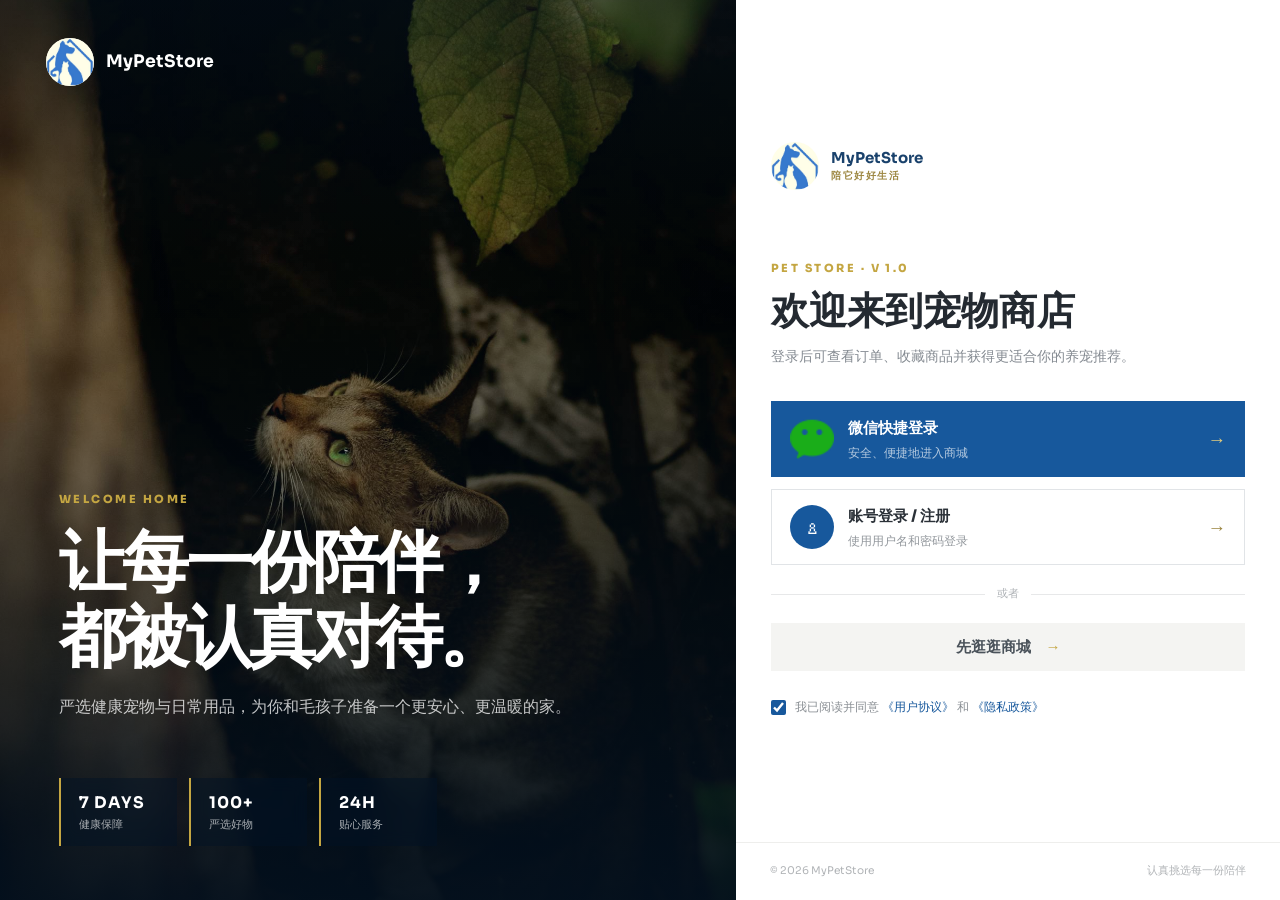
<file: src/main/resources/MyPetstore用户端参考UI/HTML/index.html>
<!DOCTYPE html>
<html lang="zh-CN">
<head>
  <meta charset="UTF-8" />
  <meta name="viewport" content="width=device-width, initial-scale=1.0" />
  <title>MyPetStore | 欢迎</title>
  <link rel="stylesheet" href="css/jpetstore.css" />
</head>
<body class="welcome-page">
  <main class="welcome-shell">
    <section class="welcome-visual" aria-label="MyPetStore 品牌介绍">
      <img src="images/products/FL-DLH-02/2.jpg" alt="温暖居家环境中的猫咪" />
      <div class="welcome-visual__shade"></div>

      <a class="welcome-brand welcome-brand--light" href="Main.html">
        <span><img src="images/logo.png" alt="" /></span>
        <b>MyPetStore</b>
      </a>

      <div class="welcome-visual__copy">
        <span class="welcome-eyebrow">WELCOME HOME</span>
        <h1>让每一份陪伴，<br />都被认真对待。</h1>
        <p>严选健康宠物与日常用品，为你和毛孩子准备一个更安心、更温暖的家。</p>
      </div>

      <div class="welcome-points">
        <span><b>7 DAYS</b><small>健康保障</small></span>
        <span><b>100+</b><small>严选好物</small></span>
        <span><b>24H</b><small>贴心服务</small></span>
      </div>
    </section>

    <section class="welcome-panel">
      <div class="welcome-panel__inner">
        <a class="welcome-brand welcome-brand--dark" href="Main.html">
          <span><img src="images/logo.png" alt="" /></span>
          <div><b>MyPetStore</b><small>陪它好好生活</small></div>
        </a>

        <div class="welcome-intro">
          <span class="welcome-eyebrow">PET STORE · V 1.0</span>
          <h2>欢迎来到宠物商店</h2>
          <p>登录后可查看订单、收藏商品并获得更适合你的养宠推荐。</p>
        </div>

        <div class="welcome-actions">
          <a class="welcome-action welcome-action--wechat" href="SignonForm.html">
            <img src="images/logo-wechat.png" alt="" />
            <span><b>微信快捷登录</b><small>安全、便捷地进入商城</small></span>
            <i>→</i>
          </a>

          <a class="welcome-action welcome-action--account" href="SignonForm.html">
            <span class="welcome-action__icon" aria-hidden="true">♙</span>
            <span><b>账号登录 / 注册</b><small>使用用户名和密码登录</small></span>
            <i>→</i>
          </a>

          <div class="welcome-divider"><span>或者</span></div>

          <a class="welcome-guest" href="Main.html">先逛逛商城 <span>→</span></a>
        </div>

        <label class="welcome-agreement">
          <input type="checkbox" checked />
          <span>我已阅读并同意 <a href="#">《用户协议》</a> 和 <a href="#">《隐私政策》</a></span>
        </label>
      </div>

      <footer class="welcome-footer">
        <span>© 2026 MyPetStore</span>
        <span>认真挑选每一份陪伴</span>
      </footer>
    </section>
  </main>
</body>
</html>
</file>
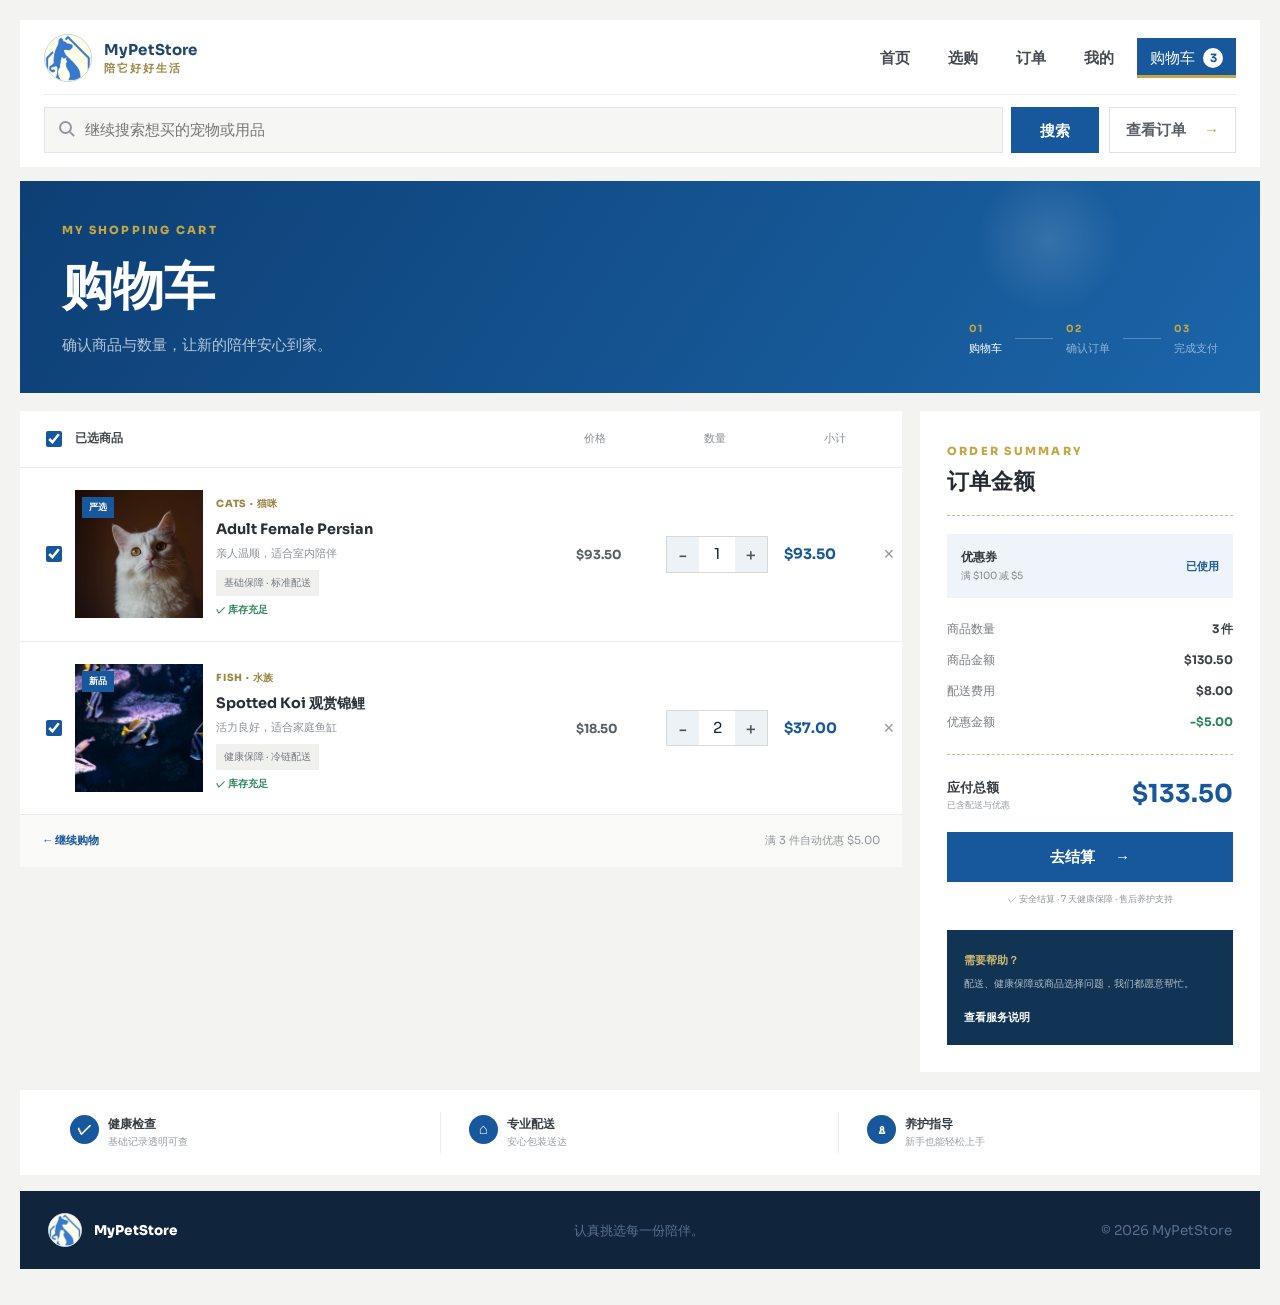
<file: src/main/resources/MyPetstore用户端参考UI/HTML/Cart.html>
<!DOCTYPE html>
<html lang="zh-CN">
<head>
  <meta charset="UTF-8" />
  <meta name="viewport" content="width=device-width, initial-scale=1.0" />
  <title>MyPetStore | 购物车</title>
  <link rel="stylesheet" href="css/jpetstore.css" />
</head>
<body class="cart-page">
  <div class="mpa-shell cart-shell">
    <header class="site-header home-header cart-header">
      <div class="site-header__top">
        <a class="brand" href="Main.html">
          <span class="brand__badge"><img src="images/logo.png" alt="MyPetStore Logo" /></span>
          <span><b>MyPetStore</b><small>陪它好好生活</small></span>
        </a>
        <nav class="top-actions" aria-label="主导航">
          <a class="nav-link" href="Main.html">首页</a>
          <a class="nav-link" href="Category.html">选购</a>
          <a class="nav-link" href="ListOrders.html">订单</a>
          <a class="nav-link" href="EditProfile.html">我的</a>
          <a class="cart-link is-current" href="Cart.html"><span>购物车</span><b id="headerCartCount">3</b></a>
        </nav>
      </div>
      <div class="search-row home-search cart-search">
        <form action="Category.html" method="get">
          <span class="search-icon" aria-hidden="true"></span>
          <input type="text" name="keyword" placeholder="继续搜索想买的宠物或用品" />
          <input type="submit" value="搜索" />
        </form>
        <a class="member-link" href="ListOrders.html">查看订单 <span>→</span></a>
      </div>
    </header>

    <main class="cart-main">
      <section class="cart-intro">
        <div>
          <span>MY SHOPPING CART</span>
          <h1>购物车</h1>
          <p>确认商品与数量，让新的陪伴安心到家。</p>
        </div>
        <div class="cart-steps" aria-label="结算步骤">
          <span class="is-active"><b>01</b>购物车</span>
          <i></i>
          <span><b>02</b>确认订单</span>
          <i></i>
          <span><b>03</b>完成支付</span>
        </div>
      </section>

      <section class="cart-layout">
        <article class="cart-items-panel">
          <div class="cart-panel-heading">
            <label class="cart-select-all">
              <input id="selectAll" type="checkbox" checked />
              <span>已选商品</span>
            </label>
            <span>价格</span>
            <span>数量</span>
            <span>小计</span>
          </div>

          <div class="cart-table-wrap">
            <table id="cartTable" class="cart-table">
              <thead>
                <tr>
                  <th>商品</th><th>价格</th><th>数量</th><th>小计</th><th>操作</th>
                </tr>
              </thead>
              <tbody>
                <tr data-price="93.50">
                  <td>
                    <div class="cart-product">
                      <label class="cart-check"><input type="checkbox" checked data-role="select-item" aria-label="选择 Adult Female Persian" /></label>
                      <a class="cart-product__image" href="Product.html?sku=FL-DLH-02">
                        <img src="images/products/FL-DLH-02/1.jpg" alt="Adult Female Persian" />
                        <span>严选</span>
                      </a>
                      <div class="cart-product__info">
                        <small>CATS · 猫咪</small>
                        <h2><a href="Product.html?sku=FL-DLH-02">Adult Female Persian</a></h2>
                        <p>亲人温顺，适合室内陪伴</p>
                        <span class="cart-spec">基础保障 · 标准配送</span>
                        <b class="cart-stock">✓ 库存充足</b>
                      </div>
                    </div>
                  </td>
                  <td data-label="单价"><span class="cart-unit-price">$93.50</span></td>
                  <td data-label="数量">
                    <div class="inline-qty cart-qty">
                      <button type="button" data-action="minus" aria-label="减少 Adult Female Persian 数量">−</button>
                      <input type="text" value="1" data-role="qty" aria-label="Adult Female Persian 数量" />
                      <button type="button" data-action="plus" aria-label="增加 Adult Female Persian 数量">＋</button>
                    </div>
                  </td>
                  <td data-label="小计"><strong class="cart-line-total" data-role="lineTotal">$93.50</strong></td>
                  <td><button type="button" class="cart-remove" data-action="remove" aria-label="移除 Adult Female Persian">×</button></td>
                </tr>

                <tr data-price="18.50">
                  <td>
                    <div class="cart-product">
                      <label class="cart-check"><input type="checkbox" checked data-role="select-item" aria-label="选择 Spotted Koi" /></label>
                      <a class="cart-product__image" href="Product.html?sku=AQ-KOI-04">
                        <img src="images/products/AQ-KOI-04/1.jpg" alt="Spotted Koi" />
                        <span>新品</span>
                      </a>
                      <div class="cart-product__info">
                        <small>FISH · 水族</small>
                        <h2><a href="Product.html?sku=AQ-KOI-04">Spotted Koi 观赏锦鲤</a></h2>
                        <p>活力良好，适合家庭鱼缸</p>
                        <span class="cart-spec">健康保障 · 冷链配送</span>
                        <b class="cart-stock">✓ 库存充足</b>
                      </div>
                    </div>
                  </td>
                  <td data-label="单价"><span class="cart-unit-price">$18.50</span></td>
                  <td data-label="数量">
                    <div class="inline-qty cart-qty">
                      <button type="button" data-action="minus" aria-label="减少 Spotted Koi 数量">−</button>
                      <input type="text" value="2" data-role="qty" aria-label="Spotted Koi 数量" />
                      <button type="button" data-action="plus" aria-label="增加 Spotted Koi 数量">＋</button>
                    </div>
                  </td>
                  <td data-label="小计"><strong class="cart-line-total" data-role="lineTotal">$37.00</strong></td>
                  <td><button type="button" class="cart-remove" data-action="remove" aria-label="移除 Spotted Koi">×</button></td>
                </tr>
              </tbody>
            </table>

            <div id="cartEmpty" class="cart-empty" hidden>
              <span>♡</span>
              <h2>购物车还是空的</h2>
              <p>去挑选一位新伙伴，或补充它喜欢的日常用品吧。</p>
              <a href="Category.html">去逛逛</a>
            </div>
          </div>

          <div class="cart-items-footer">
            <a href="Category.html">← 继续购物</a>
            <span>满 3 件自动优惠 $5.00</span>
          </div>
        </article>

        <aside class="cart-summary">
          <div class="cart-summary__title">
            <span>ORDER SUMMARY</span>
            <h2>订单金额</h2>
          </div>

          <div class="cart-coupon">
            <div>
              <span>优惠券</span>
              <small>满 $100 减 $5</small>
            </div>
            <b id="couponStatus">已使用</b>
          </div>

          <ul class="cart-summary-list">
            <li><span>商品数量</span><strong><b id="itemCount">3</b> 件</strong></li>
            <li><span>商品金额</span><strong id="itemsTotal">$130.50</strong></li>
            <li><span>配送费用</span><strong id="shippingTotal">$8.00</strong></li>
            <li class="cart-discount"><span>优惠金额</span><strong id="discountTotal">-$5.00</strong></li>
          </ul>

          <div class="cart-grand-total">
            <span>应付总额<small>已含配送与优惠</small></span>
            <strong id="grandTotal">$133.50</strong>
          </div>

          <a id="checkoutButton" class="cart-checkout" href="ListOrders.html">去结算 <span>→</span></a>
          <p class="cart-secure">✓ 安全结算 · 7 天健康保障 · 售后养护支持</p>

          <div class="cart-help">
            <span>需要帮助？</span>
            <p>配送、健康保障或商品选择问题，我们都愿意帮忙。</p>
            <a href="Main.html">查看服务说明</a>
          </div>
        </aside>
      </section>

      <section class="cart-promise-strip">
        <span><b>✓</b><i>健康检查</i><small>基础记录透明可查</small></span>
        <span><b>⌂</b><i>专业配送</i><small>安心包装送达</small></span>
        <span><b>♙</b><i>养护指导</i><small>新手也能轻松上手</small></span>
      </section>
    </main>

    <footer class="site-footer home-footer cart-footer">
      <a class="brand" href="Main.html"><span class="brand__badge"><img src="images/logo.png" alt="" /></span>MyPetStore</a>
      <p>认真挑选每一份陪伴。</p>
      <span>© 2026 MyPetStore</span>
    </footer>
  </div>
  <script src="js/store.js"></script>
</body>
</html>
</file>
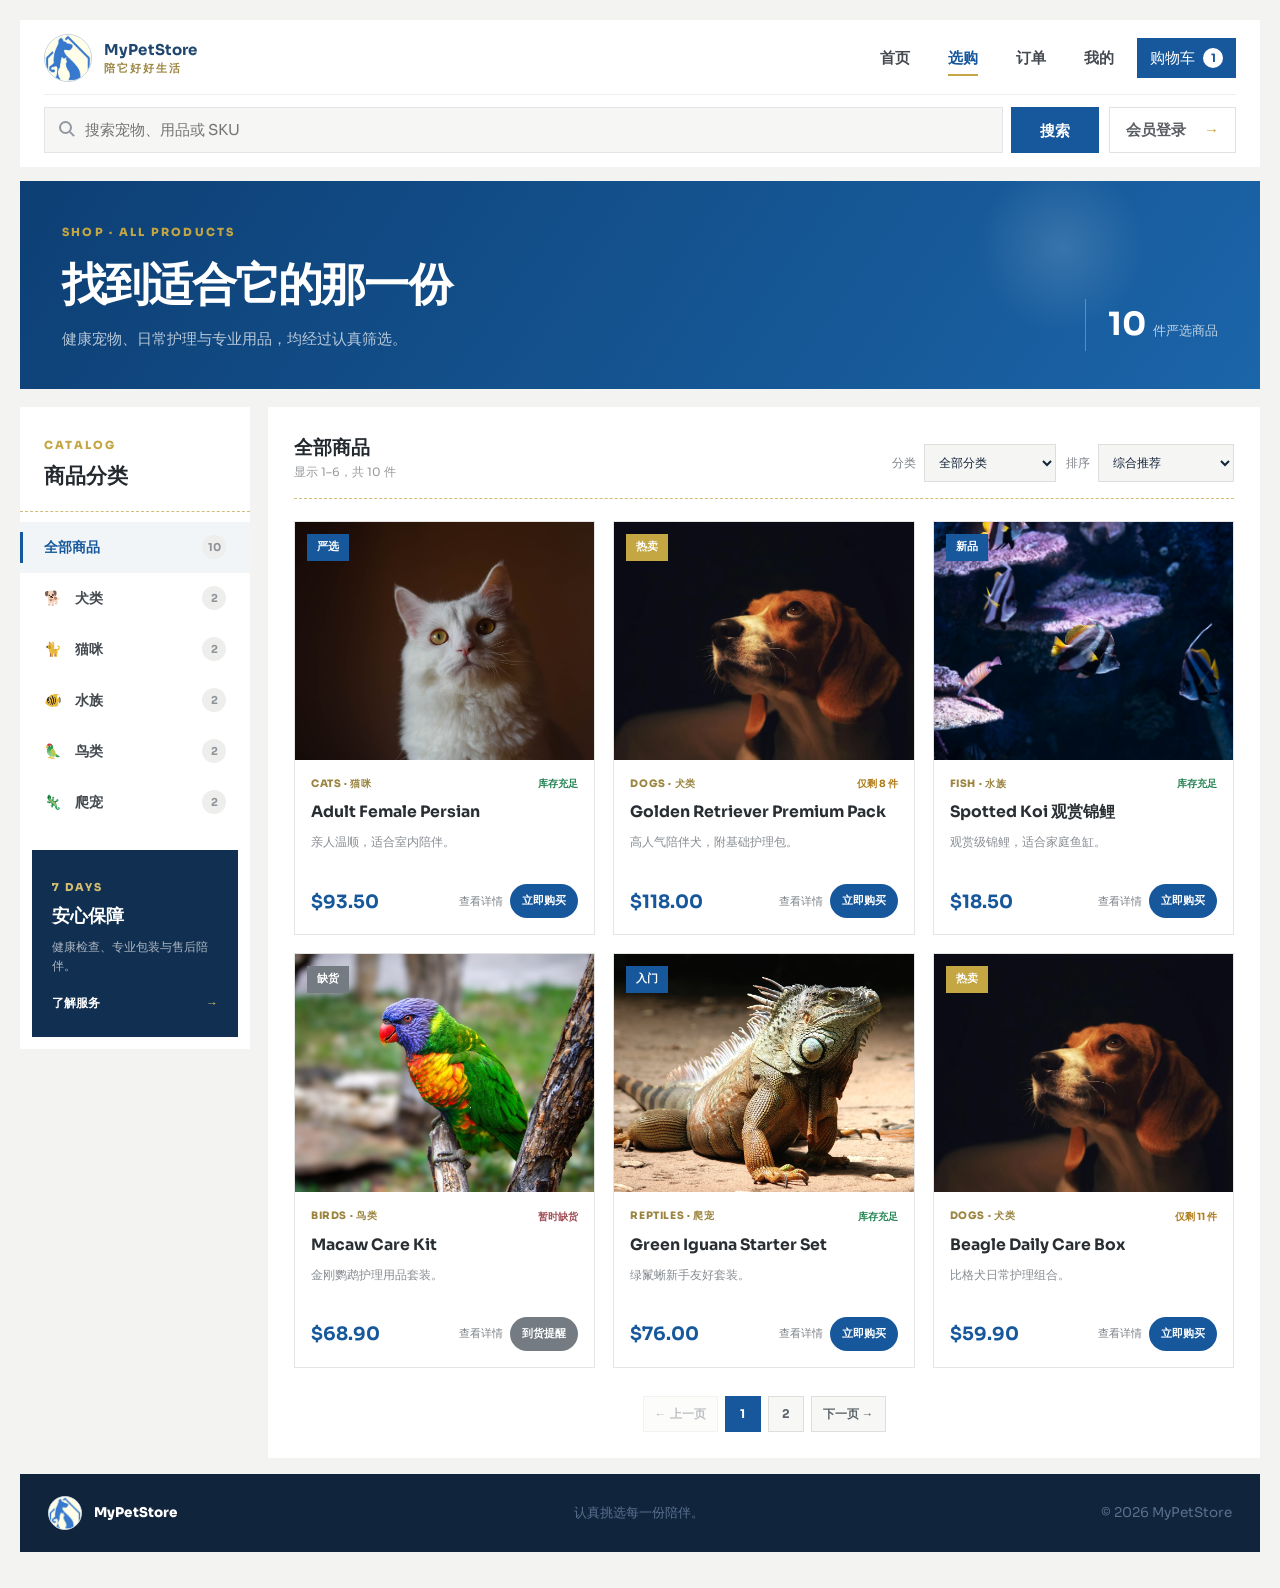
<file: src/main/resources/MyPetstore用户端参考UI/HTML/Category.html>
<!DOCTYPE html>
<html lang="zh-CN">
<head>
  <meta charset="UTF-8" />
  <meta name="viewport" content="width=device-width, initial-scale=1.0" />
  <title>MyPetStore | 商品列表</title>
  <link rel="stylesheet" href="css/jpetstore.css" />
</head>
<body class="catalog-page">
  <div class="mpa-shell catalog-shell">
    <header class="site-header home-header catalog-header">
      <div class="site-header__top">
        <a class="brand" href="Main.html">
          <span class="brand__badge"><img src="images/logo.png" alt="MyPetStore Logo" /></span>
          <span><b>MyPetStore</b><small>陪它好好生活</small></span>
        </a>
        <nav class="top-actions" aria-label="主导航">
          <a class="nav-link" href="Main.html">首页</a>
          <a class="nav-link is-active" href="Category.html">选购</a>
          <a class="nav-link" href="ListOrders.html">订单</a>
          <a class="nav-link" href="EditProfile.html">我的</a>
          <a class="cart-link" href="Cart.html"><span>购物车</span><b>1</b></a>
        </nav>
      </div>
      <div class="search-row home-search catalog-search">
        <form action="Category.html" method="get">
          <span class="search-icon" aria-hidden="true"></span>
          <input type="text" name="keyword" placeholder="搜索宠物、用品或 SKU" />
          <input type="submit" value="搜索" />
        </form>
        <a class="member-link" href="SignonForm.html">会员登录 <span>→</span></a>
      </div>
    </header>

    <main class="catalog-main">
      <section class="catalog-intro">
        <div>
          <span>SHOP · ALL PRODUCTS</span>
          <h1>找到适合它的那一份</h1>
          <p>健康宠物、日常护理与专业用品，均经过认真筛选。</p>
        </div>
        <span class="catalog-count"><b>10</b> 件严选商品</span>
      </section>

      <nav class="catalog-mobile-categories" aria-label="商品分类">
        <a class="is-active" href="Category.html">全部</a>
        <a href="Category.html?category=dogs">犬类</a>
        <a href="Category.html?category=cats">猫咪</a>
        <a href="Category.html?category=fish">水族</a>
        <a href="Category.html?category=birds">鸟类</a>
        <a href="Category.html?category=reptiles">爬宠</a>
      </nav>

      <div class="catalog-layout">
        <aside class="catalog-sidebar">
          <div class="catalog-sidebar__title">
            <span>CATALOG</span>
            <h2>商品分类</h2>
          </div>
          <nav class="catalog-category-list">
            <a class="is-active" href="Category.html"><span>全部商品</span><b>10</b></a>
            <a href="Category.html?category=dogs"><span><i>🐕</i>犬类</span><b>2</b></a>
            <a href="Category.html?category=cats"><span><i>🐈</i>猫咪</span><b>2</b></a>
            <a href="Category.html?category=fish"><span><i>🐠</i>水族</span><b>2</b></a>
            <a href="Category.html?category=birds"><span><i>🦜</i>鸟类</span><b>2</b></a>
            <a href="Category.html?category=reptiles"><span><i>🦎</i>爬宠</span><b>2</b></a>
          </nav>

          <div class="catalog-promise">
            <span>7 DAYS</span>
            <h3>安心保障</h3>
            <p>健康检查、专业包装与售后陪伴。</p>
            <a href="Main.html">了解服务 <b>→</b></a>
          </div>
        </aside>

        <section class="catalog-results">
          <div class="catalog-toolbar">
            <div>
              <b>全部商品</b>
              <span>显示 1–6，共 10 件</span>
            </div>
            <div class="catalog-filters">
              <label>
                <span>分类</span>
                <select>
                  <option>全部分类</option>
                  <option>犬类</option>
                  <option>猫咪</option>
                  <option>水族</option>
                  <option>鸟类</option>
                  <option>爬宠</option>
                </select>
              </label>
              <label>
                <span>排序</span>
                <select>
                  <option>综合推荐</option>
                  <option>价格从低到高</option>
                  <option>销量优先</option>
                  <option>新品优先</option>
                </select>
              </label>
            </div>
          </div>

          <div class="catalog-product-grid">
            <article class="catalog-product-card">
              <a class="catalog-product-card__media" href="Product.html?sku=FL-DLH-02">
                <img src="images/products/FL-DLH-02/1.jpg" alt="Adult Female Persian 波斯猫" />
                <span class="catalog-label">严选</span>
              </a>
              <div class="catalog-product-card__body">
                <div class="catalog-product-card__meta"><span>CATS · 猫咪</span><b class="stock-ok">库存充足</b></div>
                <h3><a href="Product.html?sku=FL-DLH-02">Adult Female Persian</a></h3>
                <p>亲人温顺，适合室内陪伴。</p>
                <div class="catalog-product-card__bottom">
                  <strong>$93.50</strong>
                  <span><a href="Product.html?sku=FL-DLH-02">查看详情</a><a class="catalog-buy" href="Cart.html">立即购买</a></span>
                </div>
              </div>
            </article>

            <article class="catalog-product-card">
              <a class="catalog-product-card__media" href="Product.html?sku=K9-RTV-11">
                <img src="images/products/K9-RTV-11/1.jpg" alt="Golden Retriever Premium Pack" />
                <span class="catalog-label catalog-label--hot">热卖</span>
              </a>
              <div class="catalog-product-card__body">
                <div class="catalog-product-card__meta"><span>DOGS · 犬类</span><b class="stock-low">仅剩 8 件</b></div>
                <h3><a href="Product.html?sku=K9-RTV-11">Golden Retriever Premium Pack</a></h3>
                <p>高人气陪伴犬，附基础护理包。</p>
                <div class="catalog-product-card__bottom">
                  <strong>$118.00</strong>
                  <span><a href="Product.html?sku=K9-RTV-11">查看详情</a><a class="catalog-buy" href="Cart.html">立即购买</a></span>
                </div>
              </div>
            </article>

            <article class="catalog-product-card">
              <a class="catalog-product-card__media" href="Product.html?sku=AQ-KOI-04">
                <img src="images/products/AQ-KOI-04/1.jpg" alt="Spotted Koi 观赏锦鲤" />
                <span class="catalog-label">新品</span>
              </a>
              <div class="catalog-product-card__body">
                <div class="catalog-product-card__meta"><span>FISH · 水族</span><b class="stock-ok">库存充足</b></div>
                <h3><a href="Product.html?sku=AQ-KOI-04">Spotted Koi 观赏锦鲤</a></h3>
                <p>观赏级锦鲤，适合家庭鱼缸。</p>
                <div class="catalog-product-card__bottom">
                  <strong>$18.50</strong>
                  <span><a href="Product.html?sku=AQ-KOI-04">查看详情</a><a class="catalog-buy" href="Cart.html">立即购买</a></span>
                </div>
              </div>
            </article>

            <article class="catalog-product-card">
              <a class="catalog-product-card__media" href="Product.html?sku=BRD-MAC-07">
                <img src="images/products/BRD-MAC-07/1.jpg" alt="Macaw Care Kit 金刚鹦鹉" />
                <span class="catalog-label catalog-label--muted">缺货</span>
              </a>
              <div class="catalog-product-card__body">
                <div class="catalog-product-card__meta"><span>BIRDS · 鸟类</span><b class="stock-out">暂时缺货</b></div>
                <h3><a href="Product.html?sku=BRD-MAC-07">Macaw Care Kit</a></h3>
                <p>金刚鹦鹉护理用品套装。</p>
                <div class="catalog-product-card__bottom">
                  <strong>$68.90</strong>
                  <span><a href="Product.html?sku=BRD-MAC-07">查看详情</a><a class="catalog-buy is-muted" href="Category.html">到货提醒</a></span>
                </div>
              </div>
            </article>

            <article class="catalog-product-card">
              <a class="catalog-product-card__media" href="Product.html?sku=RP-IGU-09">
                <img src="images/products/RP-IGU-09/1.jpg" alt="Green Iguana 绿鬣蜥" />
                <span class="catalog-label">入门</span>
              </a>
              <div class="catalog-product-card__body">
                <div class="catalog-product-card__meta"><span>REPTILES · 爬宠</span><b class="stock-ok">库存充足</b></div>
                <h3><a href="Product.html?sku=RP-IGU-09">Green Iguana Starter Set</a></h3>
                <p>绿鬣蜥新手友好套装。</p>
                <div class="catalog-product-card__bottom">
                  <strong>$76.00</strong>
                  <span><a href="Product.html?sku=RP-IGU-09">查看详情</a><a class="catalog-buy" href="Cart.html">立即购买</a></span>
                </div>
              </div>
            </article>

            <article class="catalog-product-card">
              <a class="catalog-product-card__media" href="Product.html?sku=K9-BGL-03">
                <img src="images/products/K9-BGL-03/1.jpg" alt="Beagle 比格犬" />
                <span class="catalog-label catalog-label--hot">热卖</span>
              </a>
              <div class="catalog-product-card__body">
                <div class="catalog-product-card__meta"><span>DOGS · 犬类</span><b class="stock-low">仅剩 11 件</b></div>
                <h3><a href="Product.html?sku=K9-BGL-03">Beagle Daily Care Box</a></h3>
                <p>比格犬日常护理组合。</p>
                <div class="catalog-product-card__bottom">
                  <strong>$59.90</strong>
                  <span><a href="Product.html?sku=K9-BGL-03">查看详情</a><a class="catalog-buy" href="Cart.html">立即购买</a></span>
                </div>
              </div>
            </article>

            <article class="catalog-product-card">
              <a class="catalog-product-card__media" href="Product.html?sku=CT-SIA-05">
                <img src="images/products/CT-SIA-05/1.jpg" alt="Siamese Care Bundle 暹罗猫" />
                <span class="catalog-label">新品</span>
              </a>
              <div class="catalog-product-card__body">
                <div class="catalog-product-card__meta"><span>CATS · 猫咪</span><b class="stock-ok">库存充足</b></div>
                <h3><a href="Product.html?sku=CT-SIA-05">Siamese Care Bundle</a></h3>
                <p>暹罗猫护理组合，含主粮与玩具。</p>
                <div class="catalog-product-card__bottom">
                  <strong>$72.40</strong>
                  <span><a href="Product.html?sku=CT-SIA-05">查看详情</a><a class="catalog-buy" href="Cart.html">立即购买</a></span>
                </div>
              </div>
            </article>

            <article class="catalog-product-card">
              <a class="catalog-product-card__media" href="Product.html?sku=AQ-CRF-12">
                <img src="images/products/AQ-CRF-12/1.jpg" alt="Coral Reef Fish Set" />
              </a>
              <div class="catalog-product-card__body">
                <div class="catalog-product-card__meta"><span>FISH · 水族</span><b class="stock-ok">库存充足</b></div>
                <h3><a href="Product.html?sku=AQ-CRF-12">Coral Reef Fish Set</a></h3>
                <p>珊瑚缸观赏鱼套装，色彩丰富。</p>
                <div class="catalog-product-card__bottom">
                  <strong>$48.90</strong>
                  <span><a href="Product.html?sku=AQ-CRF-12">查看详情</a><a class="catalog-buy" href="Cart.html">立即购买</a></span>
                </div>
              </div>
            </article>

            <article class="catalog-product-card">
              <a class="catalog-product-card__media" href="Product.html?sku=BR-CNR-08">
                <img src="images/products/BR-CNR-08/1.jpg" alt="Canary Health Pack 金丝雀" />
                <span class="catalog-label">严选</span>
              </a>
              <div class="catalog-product-card__body">
                <div class="catalog-product-card__meta"><span>BIRDS · 鸟类</span><b class="stock-ok">库存充足</b></div>
                <h3><a href="Product.html?sku=BR-CNR-08">Canary Health Pack</a></h3>
                <p>金丝雀健康包与营养补充。</p>
                <div class="catalog-product-card__bottom">
                  <strong>$36.80</strong>
                  <span><a href="Product.html?sku=BR-CNR-08">查看详情</a><a class="catalog-buy" href="Cart.html">立即购买</a></span>
                </div>
              </div>
            </article>

            <article class="catalog-product-card">
              <a class="catalog-product-card__media" href="Product.html?sku=RP-SNK-02">
                <img src="images/products/RP-SNK-02/2.jpg" alt="Corn Snake 玉米蛇" />
              </a>
              <div class="catalog-product-card__body">
                <div class="catalog-product-card__meta"><span>REPTILES · 爬宠</span><b class="stock-low">库存有限</b></div>
                <h3><a href="Product.html?sku=RP-SNK-02">Corn Snake Starter Kit</a></h3>
                <p>玉米蛇入门饲养套件。</p>
                <div class="catalog-product-card__bottom">
                  <strong>$88.00</strong>
                  <span><a href="Product.html?sku=RP-SNK-02">查看详情</a><a class="catalog-buy" href="Cart.html">立即购买</a></span>
                </div>
              </div>
            </article>
          </div>

          <nav class="catalog-pagination" aria-label="商品分页">
            <a id="pagePrev" href="Category.html?page=1">← 上一页</a>
            <a id="page1" class="is-active" href="Category.html?page=1">1</a>
            <a id="page2" href="Category.html?page=2">2</a>
            <a id="pageNext" href="Category.html?page=2">下一页 →</a>
          </nav>
        </section>
      </div>
    </main>

    <footer class="site-footer home-footer catalog-footer">
      <a class="brand" href="Main.html"><span class="brand__badge"><img src="images/logo.png" alt="" /></span>MyPetStore</a>
      <p>认真挑选每一份陪伴。</p>
      <span>© 2026 MyPetStore</span>
    </footer>
  </div>

  <script>
    (function () {
      var cards = Array.prototype.slice.call(document.querySelectorAll(".catalog-product-grid .catalog-product-card"));
      var perPage = 6;
      var totalPages = Math.max(1, Math.ceil(cards.length / perPage));
      var params = new URLSearchParams(window.location.search);
      var page = parseInt(params.get("page") || "1", 10);
      if (Number.isNaN(page) || page < 1) page = 1;
      if (page > totalPages) page = totalPages;

      cards.forEach(function (card, index) {
        var start = (page - 1) * perPage;
        var end = start + perPage;
        card.style.display = index >= start && index < end ? "" : "none";
      });

      var prev = document.getElementById("pagePrev");
      var next = document.getElementById("pageNext");
      var p1 = document.getElementById("page1");
      var p2 = document.getElementById("page2");

      if (prev) {
        prev.href = "Category.html?page=" + Math.max(1, page - 1);
        prev.classList.toggle("is-disabled", page === 1);
      }
      if (next) {
        next.href = "Category.html?page=" + Math.min(totalPages, page + 1);
        next.classList.toggle("is-disabled", page === totalPages);
      }
      if (p1) p1.classList.toggle("is-active", page === 1);
      if (p2) p2.classList.toggle("is-active", page === 2);
    })();
  </script>
</body>
</html>
</file>
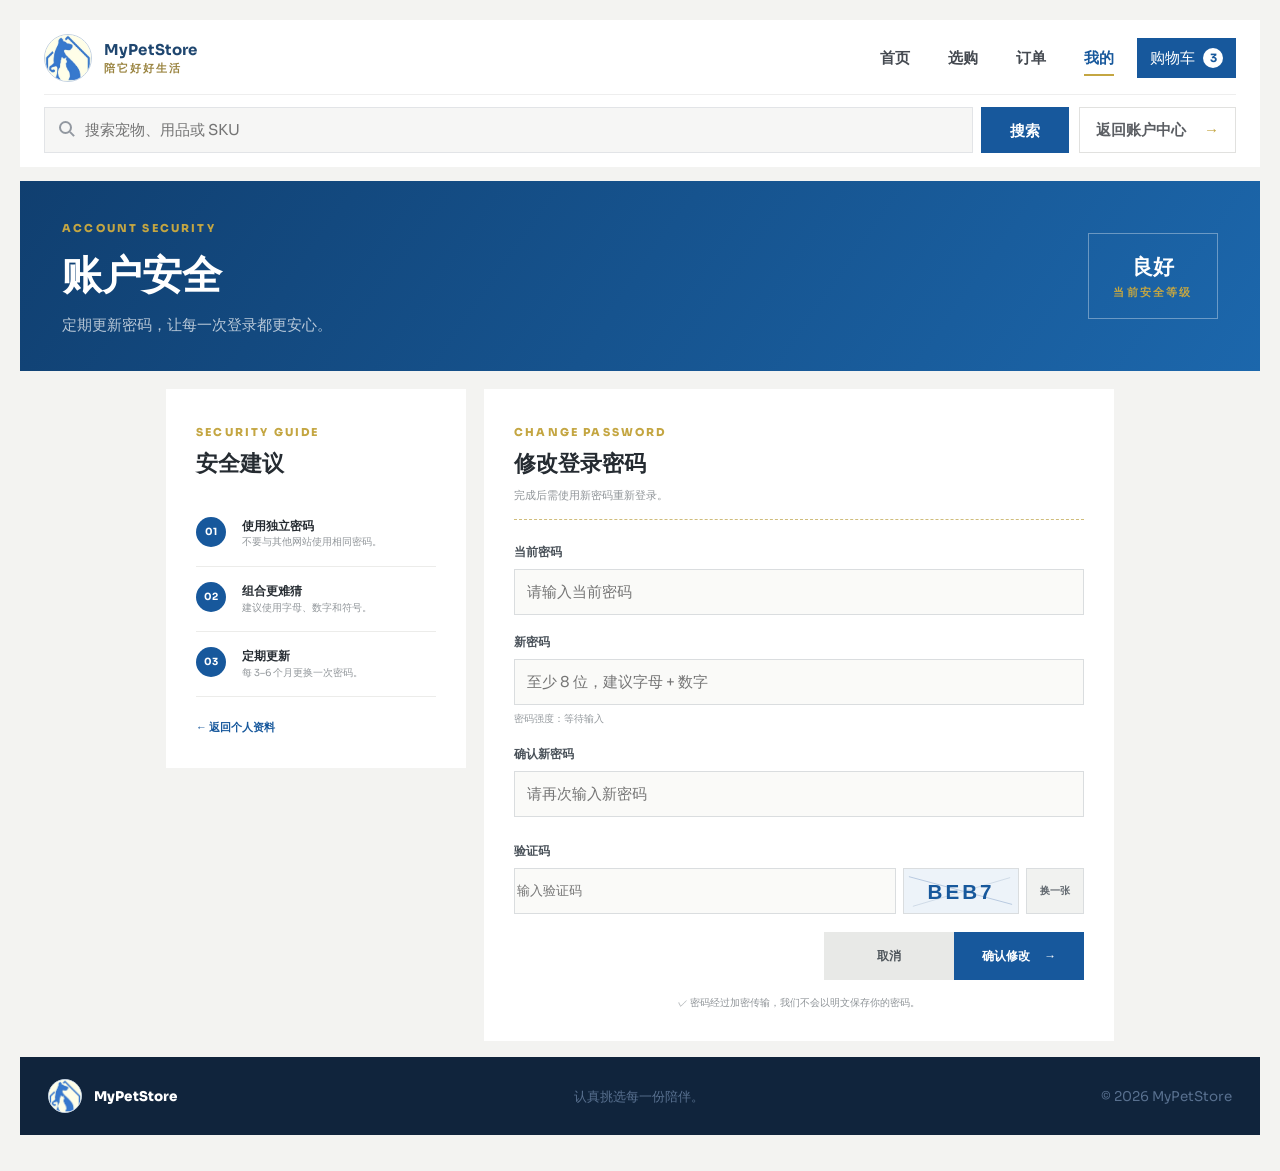
<file: src/main/resources/MyPetstore用户端参考UI/HTML/ChangePassword.html>
<!DOCTYPE html>
<html lang="zh-CN">
<head>
  <meta charset="UTF-8" /><meta name="viewport" content="width=device-width, initial-scale=1.0" />
  <title>MyPetStore | 账户安全</title><link rel="stylesheet" href="css/jpetstore.css" />
</head>
<body class="security-page">
  <div class="mpa-shell security-shell">
    <header class="site-header home-header security-header">
      <div class="site-header__top"><a class="brand" href="Main.html"><span class="brand__badge"><img src="images/logo.png" alt="MyPetStore Logo" /></span><span><b>MyPetStore</b><small>陪它好好生活</small></span></a><nav class="top-actions" aria-label="主导航"><a class="nav-link" href="Main.html">首页</a><a class="nav-link" href="Category.html">选购</a><a class="nav-link" href="ListOrders.html">订单</a><a class="nav-link is-active" href="EditProfile.html">我的</a><a class="cart-link" href="Cart.html"><span>购物车</span><b>3</b></a></nav></div>
      <div class="search-row home-search"><form action="Category.html"><span class="search-icon"></span><input type="text" placeholder="搜索宠物、用品或 SKU" /><input type="submit" value="搜索" /></form><a class="member-link" href="EditProfile.html">返回账户中心 <span>→</span></a></div>
    </header>

    <main class="security-main">
      <section class="security-hero"><div><span>ACCOUNT SECURITY</span><h1>账户安全</h1><p>定期更新密码，让每一次登录都更安心。</p></div><div class="security-score"><b>良好</b><span>当前安全等级</span></div></section>
      <div class="security-layout">
        <aside class="security-guide">
          <span>SECURITY GUIDE</span><h2>安全建议</h2>
          <div><b>01</b><p><strong>使用独立密码</strong><small>不要与其他网站使用相同密码。</small></p></div>
          <div><b>02</b><p><strong>组合更难猜</strong><small>建议使用字母、数字和符号。</small></p></div>
          <div><b>03</b><p><strong>定期更新</strong><small>每 3–6 个月更换一次密码。</small></p></div>
          <a href="EditProfile.html">← 返回个人资料</a>
        </aside>
        <section class="security-form-card">
          <header><span>CHANGE PASSWORD</span><h2>修改登录密码</h2><p>完成后需使用新密码重新登录。</p></header>
          <form id="passwordForm" action="ChangePassword.html" method="post">
            <label class="account-field" for="currentPassword"><span>当前密码</span><input id="currentPassword" type="password" name="currentPassword" placeholder="请输入当前密码" required /></label>
            <label class="account-field" for="newPassword"><span>新密码</span><input id="newPassword" type="password" name="newPassword" placeholder="至少 8 位，建议字母 + 数字" required /><small id="passwordStrength">密码强度：等待输入</small></label>
            <label class="account-field" for="confirmPassword"><span>确认新密码</span><input id="confirmPassword" type="password" name="confirmPassword" placeholder="请再次输入新密码" required /><small id="passwordMatch"></small></label>
            <div class="account-field"><span>验证码</span><div class="account-captcha"><input id="passwordCaptcha" name="passwordCaptcha" placeholder="输入验证码" required /><img id="passwordCaptchaImage" alt="验证码" /><button type="button" onclick="refreshPasswordCaptcha()">换一张</button></div></div>
            <div class="security-form-actions"><a href="EditProfile.html">取消</a><button type="submit">确认修改 <span>→</span></button></div>
          </form>
          <p class="security-note">✓ 密码经过加密传输，我们不会以明文保存你的密码。</p>
        </section>
      </div>
    </main>
    <footer class="site-footer home-footer security-footer"><a class="brand" href="Main.html"><span class="brand__badge"><img src="images/logo.png" alt="" /></span>MyPetStore</a><p>认真挑选每一份陪伴。</p><span>© 2026 MyPetStore</span></footer>
  </div>
  <script>
    function randomCode(len){var chars="ABCDEFGHJKLMNPQRSTUVWXYZ23456789",code="";for(var i=0;i<len;i++)code+=chars.charAt(Math.floor(Math.random()*chars.length));return code}
    function refreshPasswordCaptcha(){var code=randomCode(4);var svg="<svg xmlns='http://www.w3.org/2000/svg' width='116' height='46'><rect width='116' height='46' fill='#edf3f9'/><line x1='5' y1='8' x2='110' y2='37' stroke='#b7c9df'/><line x1='9' y1='39' x2='108' y2='9' stroke='#cfdae7'/><text x='58' y='31' text-anchor='middle' font-size='21' letter-spacing='3' font-family='Arial' fill='#17589c' font-weight='700'>"+code+"</text></svg>";document.getElementById("passwordCaptchaImage").src="data:image/svg+xml;charset=utf-8,"+encodeURIComponent(svg)}
    var password=document.getElementById("newPassword"),confirmPassword=document.getElementById("confirmPassword"),strength=document.getElementById("passwordStrength"),match=document.getElementById("passwordMatch");
    password.addEventListener("input",function(){var score=(this.value.length>=8?1:0)+(/[A-Za-z]/.test(this.value)?1:0)+(/\d/.test(this.value)?1:0)+(/[^A-Za-z0-9]/.test(this.value)?1:0);strength.textContent="密码强度："+(["较弱","较弱","一般","良好","很强"][score]);strength.className="strength-"+score;checkMatch()});
    function checkMatch(){if(!confirmPassword.value){match.textContent="";return}var ok=password.value===confirmPassword.value;match.textContent=ok?"✓ 两次密码一致":"两次输入的密码不一致";match.className=ok?"is-match":"is-error"}
    confirmPassword.addEventListener("input",checkMatch);refreshPasswordCaptcha();
  </script>
</body>
</html>
</file>
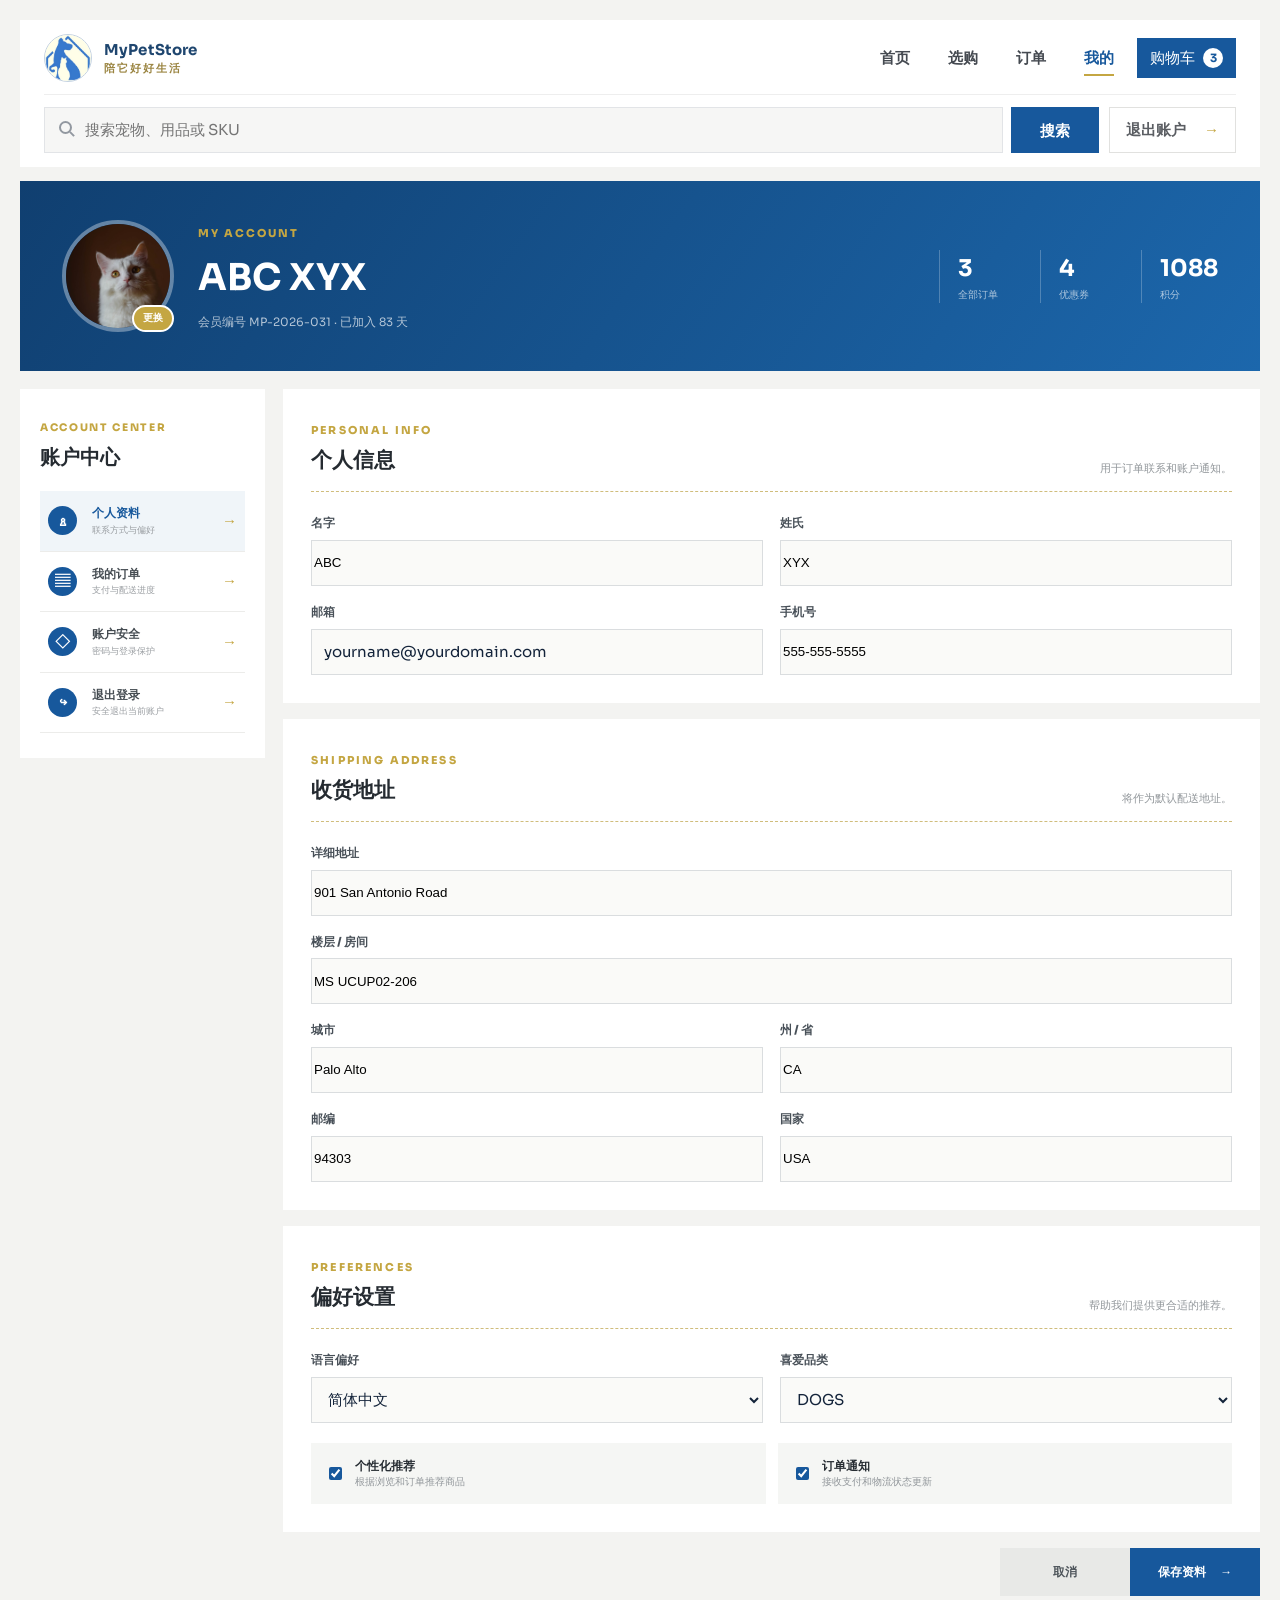
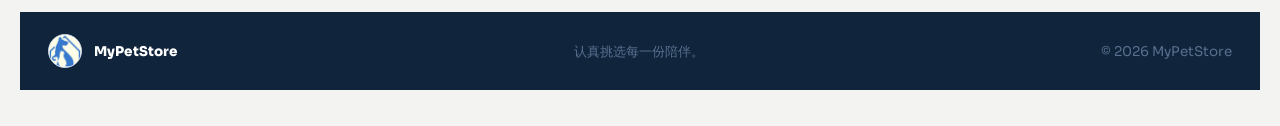
<file: src/main/resources/MyPetstore用户端参考UI/HTML/EditProfile.html>
<!DOCTYPE html>
<html lang="zh-CN">
<head>
  <meta charset="UTF-8" />
  <meta name="viewport" content="width=device-width, initial-scale=1.0" />
  <title>MyPetStore | 账户资料</title>
  <link rel="stylesheet" href="css/jpetstore.css" />
</head>
<body class="account-page">
  <div class="mpa-shell account-shell">
    <header class="site-header home-header account-header">
      <div class="site-header__top">
        <a class="brand" href="Main.html"><span class="brand__badge"><img src="images/logo.png" alt="MyPetStore Logo" /></span><span><b>MyPetStore</b><small>陪它好好生活</small></span></a>
        <nav class="top-actions" aria-label="主导航"><a class="nav-link" href="Main.html">首页</a><a class="nav-link" href="Category.html">选购</a><a class="nav-link" href="ListOrders.html">订单</a><a class="nav-link is-active" href="EditProfile.html">我的</a><a class="cart-link" href="Cart.html"><span>购物车</span><b>3</b></a></nav>
      </div>
      <div class="search-row home-search"><form action="Category.html" method="get"><span class="search-icon"></span><input type="text" name="keyword" placeholder="搜索宠物、用品或 SKU" /><input type="submit" value="搜索" /></form><a class="member-link" href="SignonForm.html">退出账户 <span>→</span></a></div>
    </header>

    <main class="account-main">
      <section class="account-hero">
        <div class="account-avatar"><img src="images/products/CT-SIA-05/1.jpg" alt="用户头像" /><button type="button">更换</button></div>
        <div><span>MY ACCOUNT</span><h1>ABC XYX</h1><p>会员编号 MP-2026-031 · 已加入 83 天</p></div>
        <div class="account-stats"><span><b>3</b><small>全部订单</small></span><span><b>4</b><small>优惠券</small></span><span><b>1088</b><small>积分</small></span></div>
      </section>

      <div class="account-layout">
        <aside class="account-nav">
          <span>ACCOUNT CENTER</span><h2>账户中心</h2>
          <a class="is-active" href="EditProfile.html"><b>♙</b><span>个人资料<small>联系方式与偏好</small></span><i>→</i></a>
          <a href="ListOrders.html"><b>▤</b><span>我的订单<small>支付与配送进度</small></span><i>→</i></a>
          <a href="ChangePassword.html"><b>◇</b><span>账户安全<small>密码与登录保护</small></span><i>→</i></a>
          <a href="SignonForm.html"><b>↪</b><span>退出登录<small>安全退出当前账户</small></span><i>→</i></a>
        </aside>

        <form class="account-profile-form" action="EditProfile.html" method="post">
          <section class="account-form-section">
            <header><div><span>PERSONAL INFO</span><h2>个人信息</h2></div><p>用于订单联系和账户通知。</p></header>
            <div class="account-form-grid">
              <label class="account-field" for="firstName"><span>名字</span><input id="firstName" name="firstName" value="ABC" /></label>
              <label class="account-field" for="lastName"><span>姓氏</span><input id="lastName" name="lastName" value="XYX" /></label>
              <label class="account-field" for="email"><span>邮箱</span><input id="email" type="email" name="email" value="yourname@yourdomain.com" /></label>
              <label class="account-field" for="phone"><span>手机号</span><input id="phone" name="phone" value="555-555-5555" /></label>
            </div>
          </section>

          <section class="account-form-section">
            <header><div><span>SHIPPING ADDRESS</span><h2>收货地址</h2></div><p>将作为默认配送地址。</p></header>
            <div class="account-form-grid">
              <label class="account-field account-field--wide" for="address1"><span>详细地址</span><input id="address1" name="address1" value="901 San Antonio Road" /></label>
              <label class="account-field account-field--wide" for="address2"><span>楼层 / 房间</span><input id="address2" name="address2" value="MS UCUP02-206" /></label>
              <label class="account-field" for="city"><span>城市</span><input id="city" name="city" value="Palo Alto" /></label>
              <label class="account-field" for="state"><span>州 / 省</span><input id="state" name="state" value="CA" /></label>
              <label class="account-field" for="zip"><span>邮编</span><input id="zip" name="zip" value="94303" /></label>
              <label class="account-field" for="country"><span>国家</span><input id="country" name="country" value="USA" /></label>
            </div>
          </section>

          <section class="account-form-section">
            <header><div><span>PREFERENCES</span><h2>偏好设置</h2></div><p>帮助我们提供更合适的推荐。</p></header>
            <div class="account-form-grid">
              <label class="account-field" for="languagePreference"><span>语言偏好</span><select id="languagePreference" name="languagePreference"><option selected>简体中文</option><option>English</option><option>日本語</option></select></label>
              <label class="account-field" for="favouriteCategoryId"><span>喜爱品类</span><select id="favouriteCategoryId" name="favouriteCategoryId"><option>FISH</option><option selected>DOGS</option><option>REPTILES</option><option>CATS</option><option>BIRDS</option></select></label>
            </div>
            <div class="account-switches"><label><input type="checkbox" checked /><span><b>个性化推荐</b><small>根据浏览和订单推荐商品</small></span></label><label><input type="checkbox" checked /><span><b>订单通知</b><small>接收支付和物流状态更新</small></span></label></div>
          </section>
          <div class="account-form-actions"><a href="Main.html">取消</a><button type="submit">保存资料 <span>→</span></button></div>
        </form>
      </div>
    </main>
    <footer class="site-footer home-footer account-footer"><a class="brand" href="Main.html"><span class="brand__badge"><img src="images/logo.png" alt="" /></span>MyPetStore</a><p>认真挑选每一份陪伴。</p><span>© 2026 MyPetStore</span></footer>
  </div>
</body>
</html>
</file>
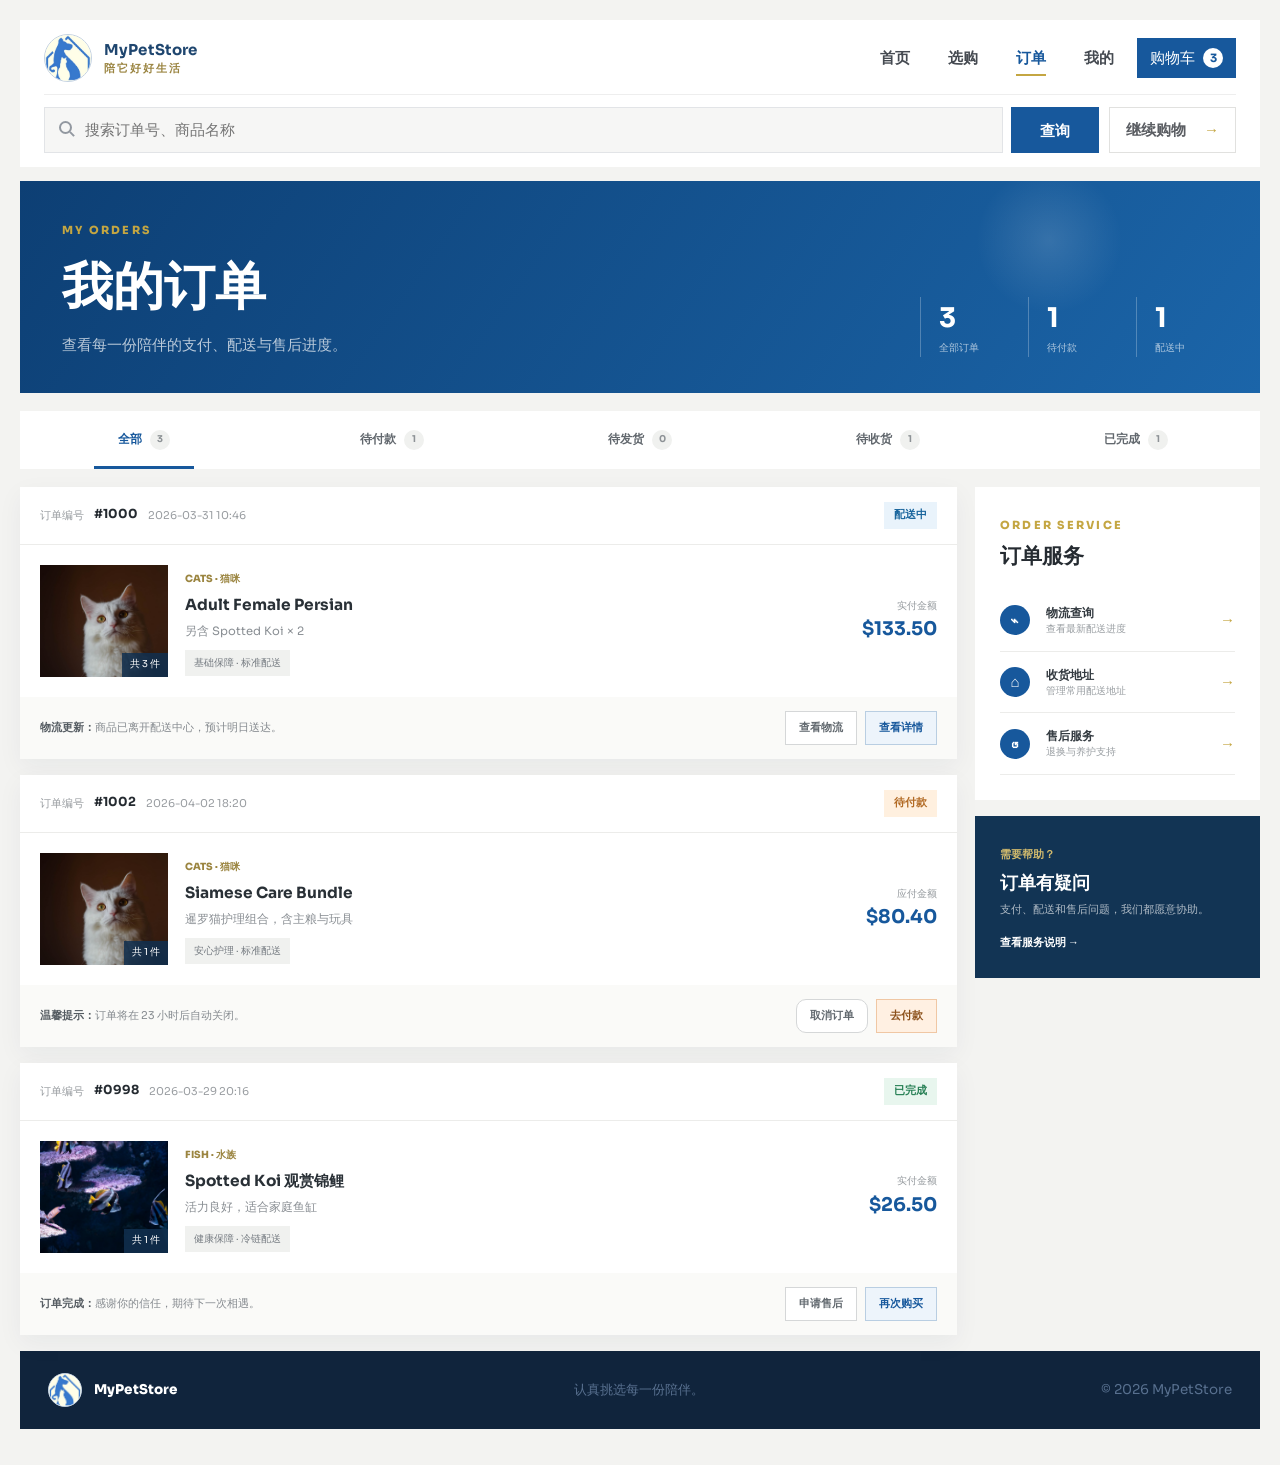
<file: src/main/resources/MyPetstore用户端参考UI/HTML/ListOrders.html>
<!DOCTYPE html>
<html lang="zh-CN">
<head>
  <meta charset="UTF-8" />
  <meta name="viewport" content="width=device-width, initial-scale=1.0" />
  <title>MyPetStore | 我的订单</title>
  <link rel="stylesheet" href="css/jpetstore.css" />
</head>
<body class="orders-page">
  <div class="mpa-shell orders-shell">
    <header class="site-header home-header orders-header">
      <div class="site-header__top">
        <a class="brand" href="Main.html">
          <span class="brand__badge"><img src="images/logo.png" alt="MyPetStore Logo" /></span>
          <span><b>MyPetStore</b><small>陪它好好生活</small></span>
        </a>
        <nav class="top-actions" aria-label="主导航">
          <a class="nav-link" href="Main.html">首页</a>
          <a class="nav-link" href="Category.html">选购</a>
          <a class="nav-link is-active" href="ListOrders.html">订单</a>
          <a class="nav-link" href="EditProfile.html">我的</a>
          <a class="cart-link" href="Cart.html"><span>购物车</span><b>3</b></a>
        </nav>
      </div>
      <div class="search-row home-search orders-search">
        <form action="ListOrders.html" method="get">
          <span class="search-icon" aria-hidden="true"></span>
          <input type="text" name="orderNo" placeholder="搜索订单号、商品名称" />
          <input type="submit" value="查询" />
        </form>
        <a class="member-link" href="Category.html">继续购物 <span>→</span></a>
      </div>
    </header>

    <main class="orders-main">
      <section class="orders-intro">
        <div>
          <span>MY ORDERS</span>
          <h1>我的订单</h1>
          <p>查看每一份陪伴的支付、配送与售后进度。</p>
        </div>
        <div class="orders-overview">
          <span><b>3</b><small>全部订单</small></span>
          <span><b>1</b><small>待付款</small></span>
          <span><b>1</b><small>配送中</small></span>
        </div>
      </section>

      <nav class="orders-tabs" aria-label="订单状态">
        <a class="is-active" href="ListOrders.html">全部 <b>3</b></a>
        <a href="ListOrders.html?status=unpaid">待付款 <b>1</b></a>
        <a href="ListOrders.html?status=processing">待发货 <b>0</b></a>
        <a href="ListOrders.html?status=shipping">待收货 <b>1</b></a>
        <a href="ListOrders.html?status=completed">已完成 <b>1</b></a>
      </nav>

      <section class="orders-content">
        <div class="orders-list">
          <article class="order-card" data-status="shipping">
            <header>
              <div><span>订单编号</span><b>#1000</b><small>2026-03-31 10:46</small></div>
              <strong class="order-status order-status--shipping">配送中</strong>
            </header>
            <div class="order-card__body">
              <a class="order-card__image" href="ViewOrder.html?orderNo=1000&status=shipping">
                <img src="images/products/FL-DLH-02/1.jpg" alt="Adult Female Persian" />
                <span>共 3 件</span>
              </a>
              <div class="order-card__product">
                <small>CATS · 猫咪</small>
                <h2><a href="ViewOrder.html?orderNo=1000&status=shipping">Adult Female Persian</a></h2>
                <p>另含 Spotted Koi × 2</p>
                <span>基础保障 · 标准配送</span>
              </div>
              <div class="order-card__price"><small>实付金额</small><strong>$133.50</strong></div>
            </div>
            <footer>
              <p><b>物流更新：</b>商品已离开配送中心，预计明日送达。</p>
              <div><a class="order-secondary" href="ViewOrder.html?orderNo=1000&status=shipping">查看物流</a><a class="order-primary" href="ViewOrder.html?orderNo=1000&status=shipping">查看详情</a></div>
            </footer>
          </article>

          <article class="order-card" data-status="unpaid">
            <header>
              <div><span>订单编号</span><b>#1002</b><small>2026-04-02 18:20</small></div>
              <strong class="order-status order-status--unpaid">待付款</strong>
            </header>
            <div class="order-card__body">
              <a class="order-card__image" href="ViewOrder.html?orderNo=1002&status=unpaid">
                <img src="images/products/CT-SIA-05/1.jpg" alt="Siamese Care Bundle" />
                <span>共 1 件</span>
              </a>
              <div class="order-card__product">
                <small>CATS · 猫咪</small>
                <h2><a href="ViewOrder.html?orderNo=1002&status=unpaid">Siamese Care Bundle</a></h2>
                <p>暹罗猫护理组合，含主粮与玩具</p>
                <span>安心护理 · 标准配送</span>
              </div>
              <div class="order-card__price"><small>应付金额</small><strong>$80.40</strong></div>
            </div>
            <footer>
              <p><b>温馨提示：</b>订单将在 23 小时后自动关闭。</p>
              <div><button class="order-secondary" type="button">取消订单</button><a class="order-primary order-primary--pay" href="ViewOrder.html?orderNo=1002&status=unpaid">去付款</a></div>
            </footer>
          </article>

          <article class="order-card" data-status="completed">
            <header>
              <div><span>订单编号</span><b>#0998</b><small>2026-03-29 20:16</small></div>
              <strong class="order-status order-status--completed">已完成</strong>
            </header>
            <div class="order-card__body">
              <a class="order-card__image" href="ViewOrder.html?orderNo=0998&status=completed">
                <img src="images/products/AQ-KOI-04/1.jpg" alt="Spotted Koi" />
                <span>共 1 件</span>
              </a>
              <div class="order-card__product">
                <small>FISH · 水族</small>
                <h2><a href="ViewOrder.html?orderNo=0998&status=completed">Spotted Koi 观赏锦鲤</a></h2>
                <p>活力良好，适合家庭鱼缸</p>
                <span>健康保障 · 冷链配送</span>
              </div>
              <div class="order-card__price"><small>实付金额</small><strong>$26.50</strong></div>
            </div>
            <footer>
              <p><b>订单完成：</b>感谢你的信任，期待下一次相遇。</p>
              <div><a class="order-secondary" href="ViewOrder.html?orderNo=0998&status=completed">申请售后</a><a class="order-primary" href="Product.html?sku=AQ-KOI-04">再次购买</a></div>
            </footer>
          </article>

          <div id="ordersEmpty" class="orders-empty" hidden>
            <span>♡</span><h2>暂时没有相关订单</h2><p>换个状态看看，或者去挑选新的伙伴。</p><a href="Category.html">去逛逛</a>
          </div>
        </div>

        <aside class="orders-side">
          <div class="orders-side__card">
            <span>ORDER SERVICE</span>
            <h2>订单服务</h2>
            <a href="ListOrders.html?status=shipping"><b>⌁</b><span>物流查询<small>查看最新配送进度</small></span><i>→</i></a>
            <a href="EditProfile.html"><b>⌂</b><span>收货地址<small>管理常用配送地址</small></span><i>→</i></a>
            <a href="ViewOrder.html?orderNo=0998&status=completed"><b>↺</b><span>售后服务<small>退换与养护支持</small></span><i>→</i></a>
          </div>
          <div class="orders-help">
            <span>需要帮助？</span><h3>订单有疑问</h3><p>支付、配送和售后问题，我们都愿意协助。</p><a href="Main.html">查看服务说明 →</a>
          </div>
        </aside>
      </section>
    </main>

    <footer class="site-footer home-footer orders-footer">
      <a class="brand" href="Main.html"><span class="brand__badge"><img src="images/logo.png" alt="" /></span>MyPetStore</a>
      <p>认真挑选每一份陪伴。</p><span>© 2026 MyPetStore</span>
    </footer>
  </div>
  <script>
    (function () {
      var status = new URLSearchParams(window.location.search).get("status");
      var cards = Array.prototype.slice.call(document.querySelectorAll(".order-card"));
      var tabs = Array.prototype.slice.call(document.querySelectorAll(".orders-tabs a"));
      if (status) {
        cards.forEach(function (card) {
          card.hidden = card.getAttribute("data-status") !== status;
        });
        tabs.forEach(function (tab) {
          tab.classList.toggle("is-active", tab.href.indexOf("status=" + status) !== -1);
        });
      }
      document.getElementById("ordersEmpty").hidden = cards.some(function (card) { return !card.hidden; });
    })();
  </script>
</body>
</html>
</file>
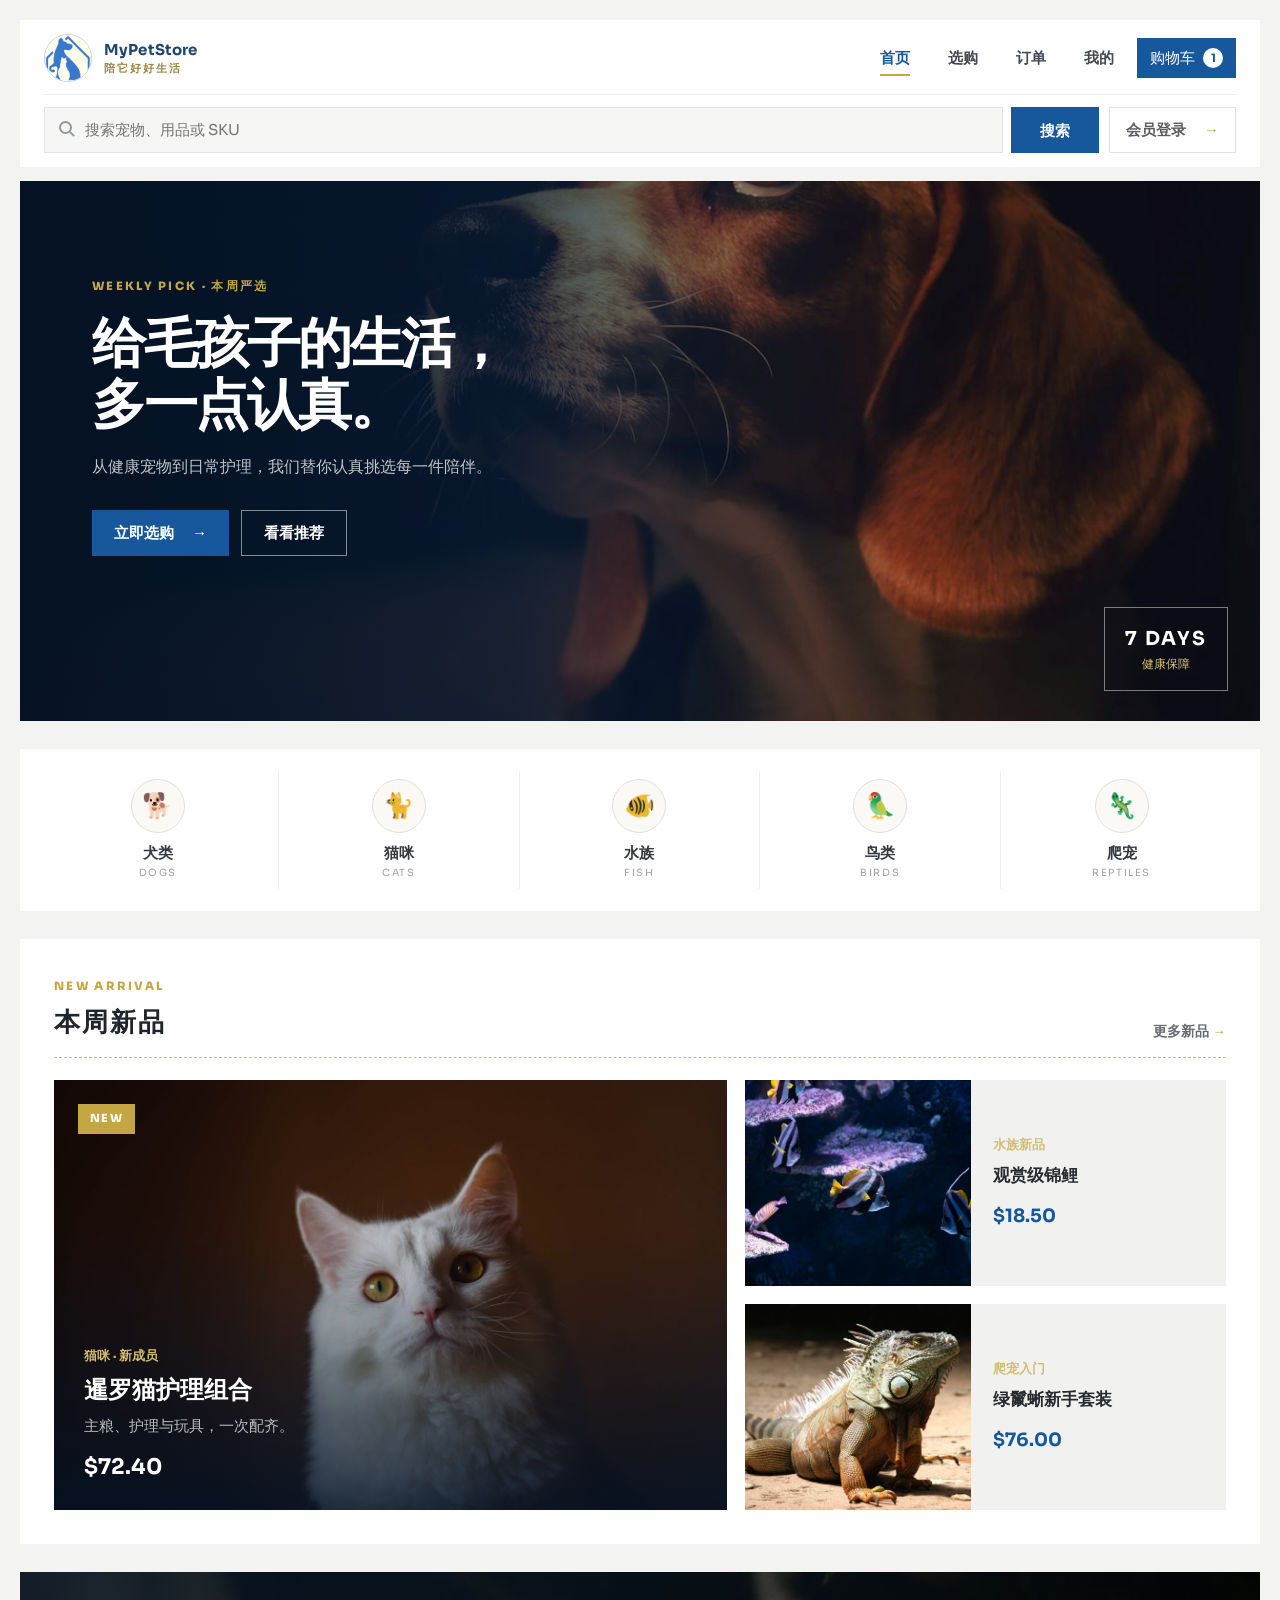
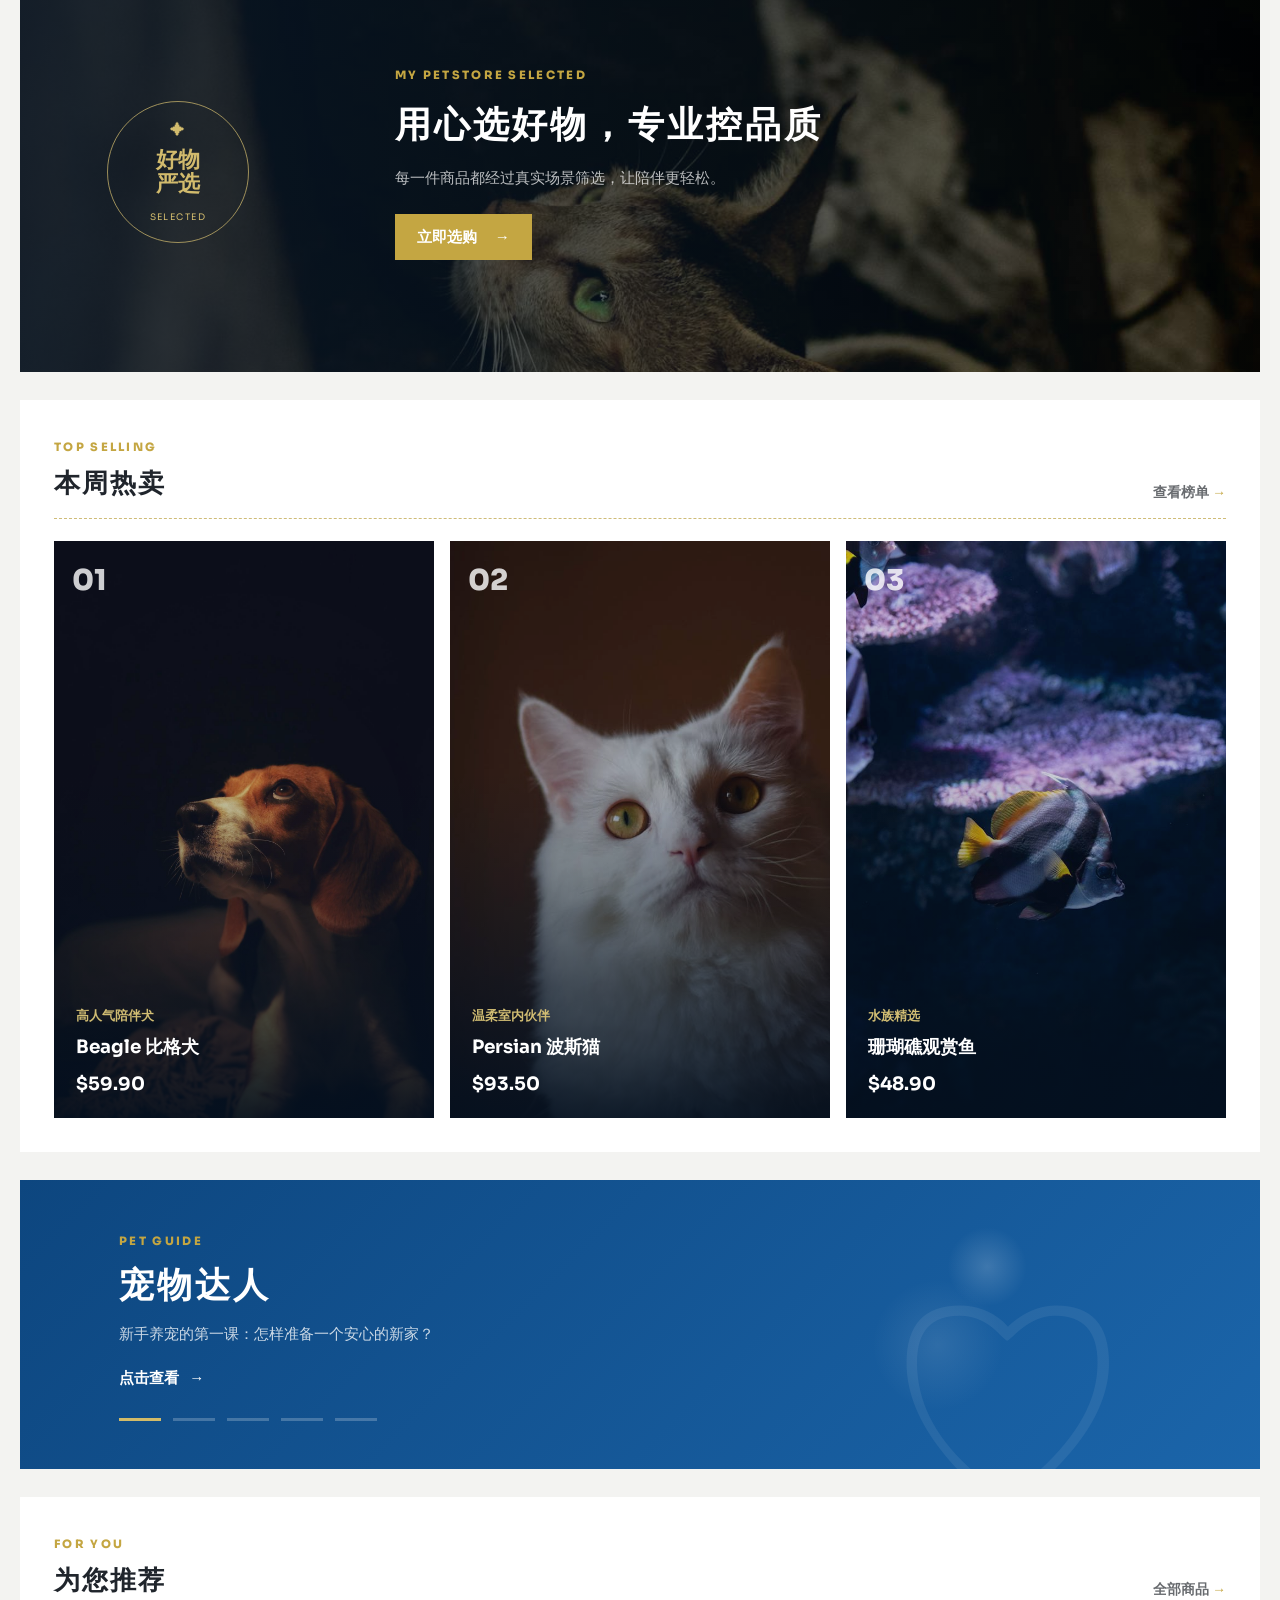
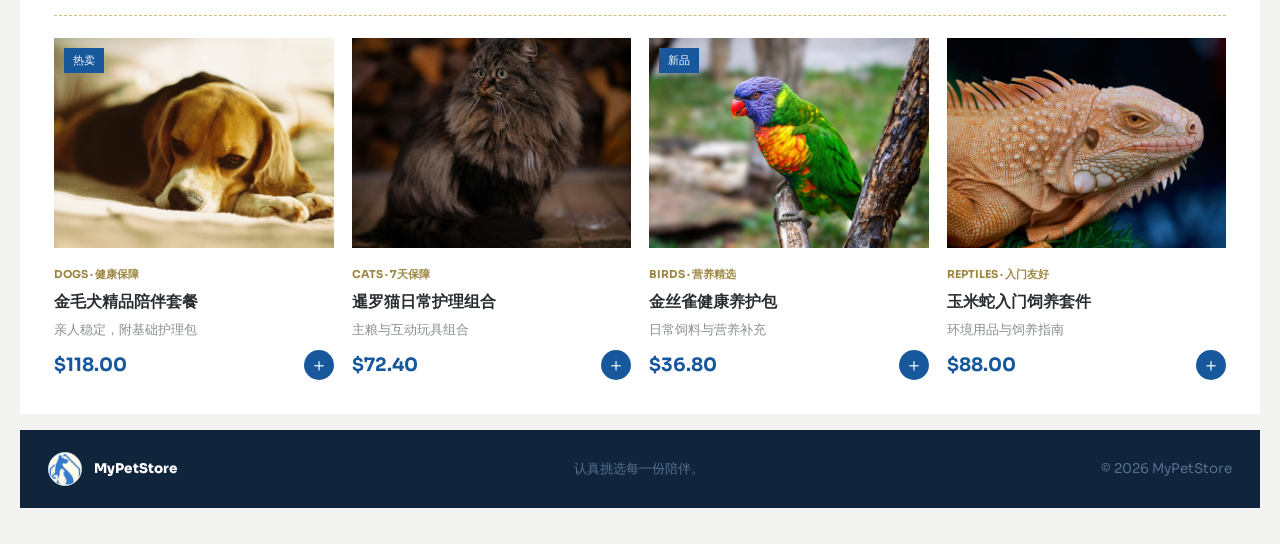
<file: src/main/resources/MyPetstore用户端参考UI/HTML/Main.html>
<!DOCTYPE html>
<html lang="zh-CN">
<head>
  <meta charset="UTF-8" />
  <meta name="viewport" content="width=device-width, initial-scale=1.0" />
  <title>MyPetStore | 首页</title>
  <link rel="stylesheet" href="css/jpetstore.css" />
</head>
<body class="home-page">
  <div class="mpa-shell home-shell">
    <header class="site-header home-header">
      <div class="site-header__top">
        <a class="brand" href="Main.html">
          <span class="brand__badge"><img src="images/logo.png" alt="MyPetStore Logo" /></span>
          <span><b>MyPetStore</b><small>陪它好好生活</small></span>
        </a>
        <nav class="top-actions" aria-label="主导航">
          <a class="nav-link is-active" href="Main.html">首页</a>
          <a class="nav-link" href="Category.html">选购</a>
          <a class="nav-link" href="ListOrders.html">订单</a>
          <a class="nav-link" href="EditProfile.html">我的</a>
          <a class="cart-link" href="Cart.html"><span>购物车</span><b>1</b></a>
        </nav>
      </div>
      <div class="search-row home-search">
        <form action="Category.html" method="get">
          <span class="search-icon" aria-hidden="true"></span>
          <input type="text" name="keyword" placeholder="搜索宠物、用品或 SKU" />
          <input type="submit" value="搜索" />
        </form>
        <a class="member-link" href="SignonForm.html">会员登录 <span>→</span></a>
      </div>
    </header>

    <main class="home-main">
      <section class="home-hero">
        <img src="images/products/K9-RTV-11/1.jpg" alt="温暖灯光下的比格犬" />
        <div class="home-hero__veil"></div>
        <div class="home-hero__content">
          <span class="eyebrow">WEEKLY PICK · 本周严选</span>
          <h1>给毛孩子的生活，<br />多一点认真。</h1>
          <p>从健康宠物到日常护理，我们替你认真挑选每一件陪伴。</p>
          <div class="home-hero__actions">
            <a class="home-primary" href="Category.html">立即选购 <span>→</span></a>
            <a class="home-ghost" href="#recommend">看看推荐</a>
          </div>
        </div>
        <div class="home-hero__note">
          <strong>7 DAYS</strong>
          <span>健康保障</span>
        </div>
      </section>

      <section class="category-strip" aria-label="宠物分类">
        <a href="Category.html">
          <span class="category-icon">🐕</span>
          <b>犬类</b><small>DOGS</small>
        </a>
        <a href="Category.html">
          <span class="category-icon">🐈</span>
          <b>猫咪</b><small>CATS</small>
        </a>
        <a href="Category.html">
          <span class="category-icon">🐠</span>
          <b>水族</b><small>FISH</small>
        </a>
        <a href="Category.html">
          <span class="category-icon">🦜</span>
          <b>鸟类</b><small>BIRDS</small>
        </a>
        <a href="Category.html">
          <span class="category-icon">🦎</span>
          <b>爬宠</b><small>REPTILES</small>
        </a>
      </section>

      <section class="home-section">
        <div class="home-section__head">
          <div><span>NEW ARRIVAL</span><h2>本周新品</h2></div>
          <a href="Category.html">更多新品 <span>→</span></a>
        </div>
        <div class="new-grid">
          <a class="feature-product" href="Product.html?sku=CT-SIA-05">
            <img src="images/products/CT-SIA-05/1.jpg" alt="白色猫咪" />
            <span class="feature-product__tag">NEW</span>
            <div class="feature-product__info">
              <small>猫咪 · 新成员</small>
              <h3>暹罗猫护理组合</h3>
              <p>主粮、护理与玩具，一次配齐。</p>
              <strong>$72.40</strong>
            </div>
          </a>
          <div class="new-list">
            <a href="Product.html?sku=AQ-KOI-04">
              <img src="images/products/AQ-KOI-04/1.jpg" alt="珊瑚观赏鱼" />
              <span><small>水族新品</small><b>观赏级锦鲤</b><strong>$18.50</strong></span>
            </a>
            <a href="Product.html?sku=RP-IGU-09">
              <img src="images/products/RP-IGU-09/1.jpg" alt="绿鬣蜥" />
              <span><small>爬宠入门</small><b>绿鬣蜥新手套装</b><strong>$76.00</strong></span>
            </a>
          </div>
        </div>
      </section>

      <section class="quality-banner">
        <img src="images/products/FL-DLH-02/2.jpg" alt="猫咪居家生活" />
        <div class="quality-banner__shade"></div>
        <div class="quality-seal"><span>✦</span><b>好物<br />严选</b><small>SELECTED</small></div>
        <div class="quality-copy">
          <span>MY PETSTORE SELECTED</span>
          <h2>用心选好物，专业控品质</h2>
          <p>每一件商品都经过真实场景筛选，让陪伴更轻松。</p>
          <a href="Category.html">立即选购 <span>→</span></a>
        </div>
      </section>

      <section class="home-section">
        <div class="home-section__head">
          <div><span>TOP SELLING</span><h2>本周热卖</h2></div>
          <a href="Category.html">查看榜单 <span>→</span></a>
        </div>
        <div class="hot-grid">
          <a href="Product.html?sku=K9-BGL-03">
            <img src="images/products/K9-BGL-03/1.jpg" alt="比格犬" />
            <span class="rank">01</span>
            <div><small>高人气陪伴犬</small><h3>Beagle 比格犬</h3><strong>$59.90</strong></div>
          </a>
          <a href="Product.html?sku=FL-DLH-02">
            <img src="images/products/FL-DLH-02/1.jpg" alt="波斯猫" />
            <span class="rank">02</span>
            <div><small>温柔室内伙伴</small><h3>Persian 波斯猫</h3><strong>$93.50</strong></div>
          </a>
          <a href="Product.html?sku=AQ-CRF-12">
            <img src="images/products/AQ-CRF-12/1.jpg" alt="珊瑚礁观赏鱼" />
            <span class="rank">03</span>
            <div><small>水族精选</small><h3>珊瑚礁观赏鱼</h3><strong>$48.90</strong></div>
          </a>
        </div>
      </section>

      <section class="expert-banner">
        <div>
          <span>PET GUIDE</span>
          <h2>宠物达人</h2>
          <p>新手养宠的第一课：怎样准备一个安心的新家？</p>
          <a href="Category.html">点击查看 <span>→</span></a>
        </div>
        <div class="expert-banner__line"><i></i><i></i><i></i><i></i><i></i></div>
      </section>

      <section class="home-section" id="recommend">
        <div class="home-section__head">
          <div><span>FOR YOU</span><h2>为您推荐</h2></div>
          <a href="Category.html">全部商品 <span>→</span></a>
        </div>
        <div class="recommend-grid">
          <article>
            <a class="recommend-media" href="Product.html?sku=K9-RTV-11"><img src="images/products/K9-RTV-11/3.jpg" alt="金毛犬" /><span>热卖</span></a>
            <small>DOGS · 健康保障</small>
            <h3><a href="Product.html?sku=K9-RTV-11">金毛犬精品陪伴套餐</a></h3>
            <p>亲人稳定，附基础护理包</p>
            <div><strong>$118.00</strong><a href="Cart.html" aria-label="加入购物车">＋</a></div>
          </article>
          <article>
            <a class="recommend-media" href="Product.html?sku=CT-SIA-05"><img src="images/products/CT-SIA-05/3.jpg" alt="暹罗猫" /></a>
            <small>CATS · 7天保障</small>
            <h3><a href="Product.html?sku=CT-SIA-05">暹罗猫日常护理组合</a></h3>
            <p>主粮与互动玩具组合</p>
            <div><strong>$72.40</strong><a href="Cart.html" aria-label="加入购物车">＋</a></div>
          </article>
          <article>
            <a class="recommend-media" href="Product.html?sku=BR-CNR-08"><img src="images/products/BR-CNR-08/1.jpg" alt="金丝雀" /><span>新品</span></a>
            <small>BIRDS · 营养精选</small>
            <h3><a href="Product.html?sku=BR-CNR-08">金丝雀健康养护包</a></h3>
            <p>日常饲料与营养补充</p>
            <div><strong>$36.80</strong><a href="Cart.html" aria-label="加入购物车">＋</a></div>
          </article>
          <article>
            <a class="recommend-media" href="Product.html?sku=RP-SNK-02"><img src="images/products/RP-SNK-02/2.jpg" alt="玉米蛇" /></a>
            <small>REPTILES · 入门友好</small>
            <h3><a href="Product.html?sku=RP-SNK-02">玉米蛇入门饲养套件</a></h3>
            <p>环境用品与饲养指南</p>
            <div><strong>$88.00</strong><a href="Cart.html" aria-label="加入购物车">＋</a></div>
          </article>
        </div>
      </section>
    </main>

    <footer class="site-footer home-footer">
      <a class="brand" href="Main.html"><span class="brand__badge"><img src="images/logo.png" alt="" /></span>MyPetStore</a>
      <p>认真挑选每一份陪伴。</p>
      <span>© 2026 MyPetStore</span>
    </footer>
  </div>
</body>
</html>
</file>
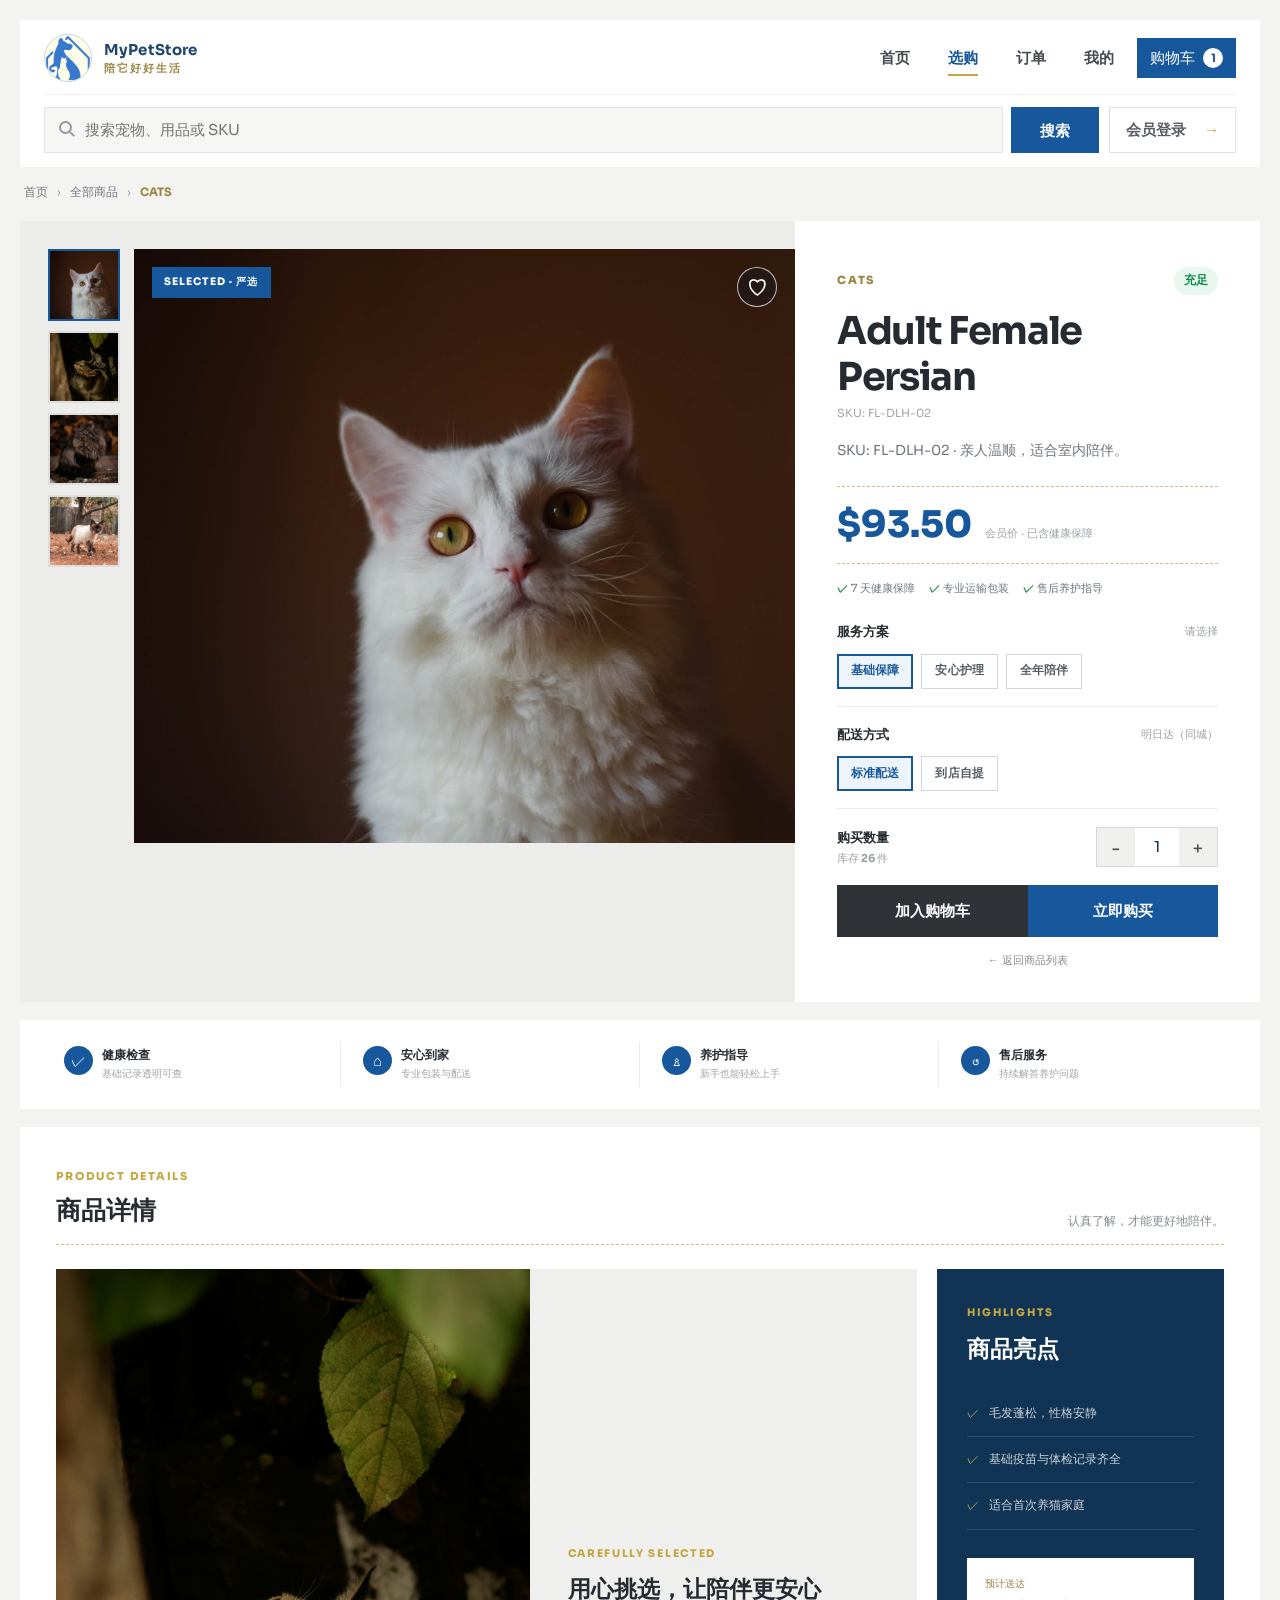
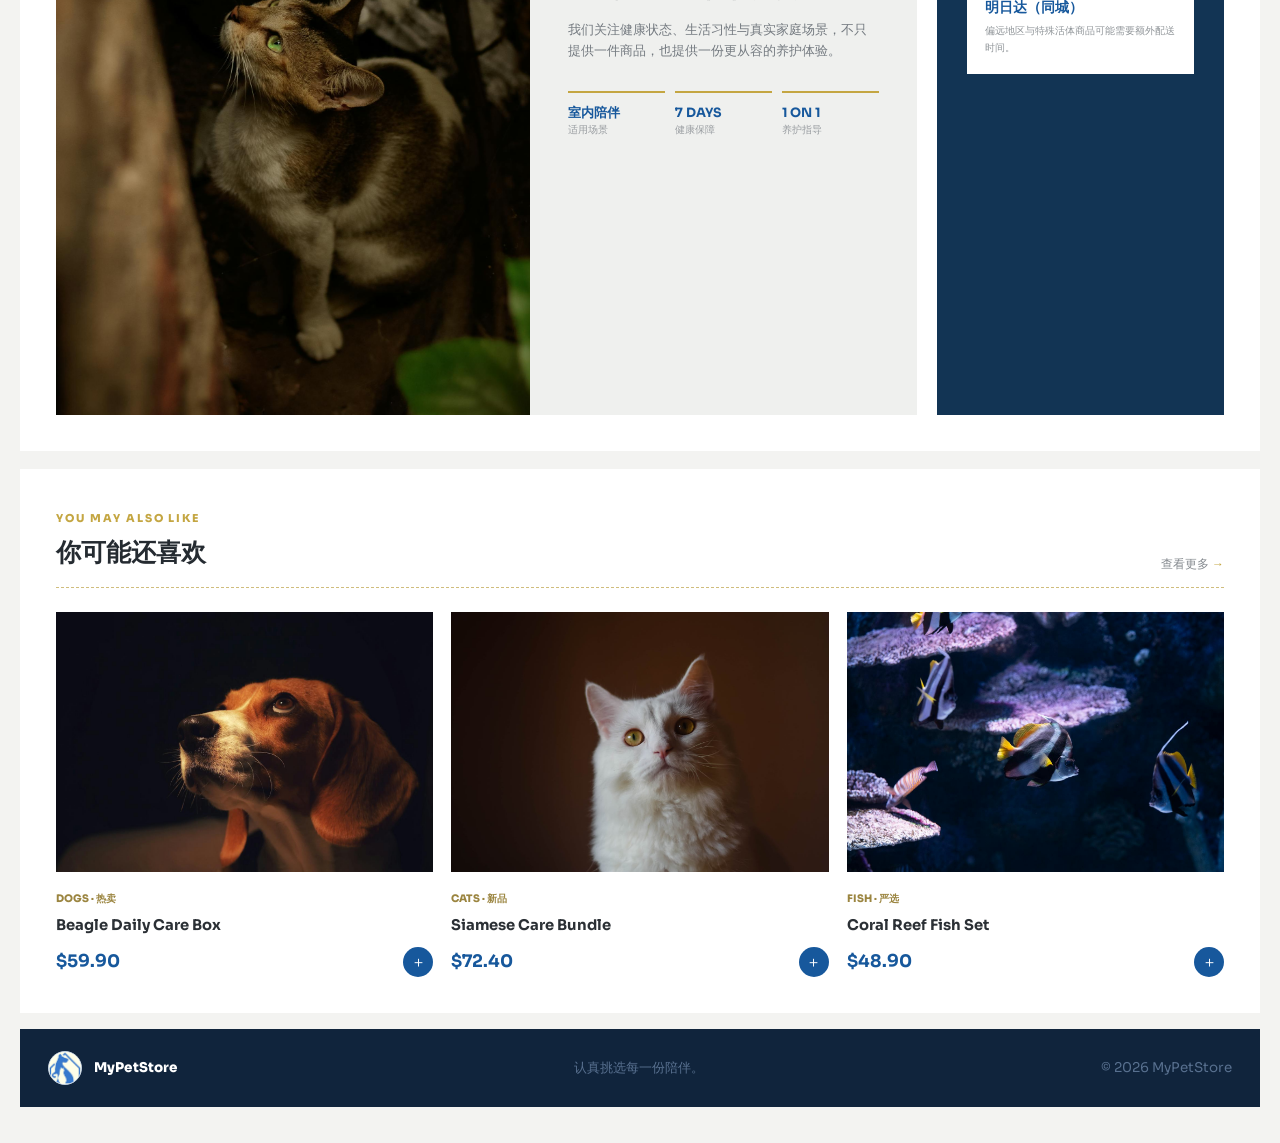
<file: src/main/resources/MyPetstore用户端参考UI/HTML/Product.html>
<!DOCTYPE html>
<html lang="zh-CN">
<head>
  <meta charset="UTF-8" />
  <meta name="viewport" content="width=device-width, initial-scale=1.0" />
  <title>MyPetStore | 商品详情</title>
  <link rel="stylesheet" href="css/jpetstore.css" />
</head>
<body class="product-page">
  <div class="mpa-shell product-shell">
    <header class="site-header home-header product-header">
      <div class="site-header__top">
        <a class="brand" href="Main.html">
          <span class="brand__badge"><img src="images/logo.png" alt="MyPetStore Logo" /></span>
          <span><b>MyPetStore</b><small>陪它好好生活</small></span>
        </a>
        <nav class="top-actions" aria-label="主导航">
          <a class="nav-link" href="Main.html">首页</a>
          <a class="nav-link is-active" href="Category.html">选购</a>
          <a class="nav-link" href="ListOrders.html">订单</a>
          <a class="nav-link" href="EditProfile.html">我的</a>
          <a class="cart-link" href="Cart.html"><span>购物车</span><b>1</b></a>
        </nav>
      </div>
      <div class="search-row home-search product-search">
        <form action="Category.html" method="get">
          <span class="search-icon" aria-hidden="true"></span>
          <input type="text" name="keyword" placeholder="搜索宠物、用品或 SKU" />
          <input type="submit" value="搜索" />
        </form>
        <a class="member-link" href="SignonForm.html">会员登录 <span>→</span></a>
      </div>
    </header>

    <main class="product-main">
      <nav class="product-breadcrumb" aria-label="面包屑">
        <a href="Main.html">首页</a><span>›</span>
        <a href="Category.html">全部商品</a><span>›</span>
        <b id="productCategoryTrail">商品详情</b>
      </nav>

      <section class="product-overview">
        <div class="product-gallery product-gallery--store">
          <div class="detail-media product-main-media">
            <img id="productImage" src="images/fish1.gif" alt="商品图片" />
            <span class="product-media-badge">SELECTED · 严选</span>
            <button class="product-favorite" type="button" aria-label="收藏商品">♡</button>
          </div>
          <div id="productThumbs" class="detail-thumbs product-thumbs" aria-label="商品图片列表"></div>
        </div>

        <aside class="product-purchase">
          <div class="product-title-row">
            <span id="productCategory" class="product-category">CATEGORY</span>
            <span id="stockBadge" class="badge badge--ok">充足</span>
          </div>
          <h1 id="productName">商品详情</h1>
          <p id="productSub" class="product-sku">SKU: -</p>
          <p id="productDesc" class="product-lead">-</p>

          <div class="product-price-line">
            <span class="buy-price" id="productPrice">$0.00</span>
            <small>会员价 · 已含健康保障</small>
          </div>

          <div class="product-benefits">
            <span><b>✓</b> 7 天健康保障</span>
            <span><b>✓</b> 专业运输包装</span>
            <span><b>✓</b> 售后养护指导</span>
          </div>

          <div class="product-option">
            <div class="product-option__head"><b>服务方案</b><span>请选择</span></div>
            <div class="product-choice-row">
              <button class="is-selected" type="button">基础保障</button>
              <button type="button">安心护理</button>
              <button type="button">全年陪伴</button>
            </div>
          </div>

          <div class="product-option">
            <div class="product-option__head"><b>配送方式</b><span id="productDelivery">-</span></div>
            <div class="product-choice-row">
              <button class="is-selected" type="button">标准配送</button>
              <button type="button">到店自提</button>
            </div>
          </div>

          <div class="product-quantity">
            <div><b>购买数量</b><span>库存 <strong id="productStock">-</strong> 件</span></div>
            <div class="inline-qty product-qty-control">
              <button type="button" id="qtyMinus" aria-label="减少数量">−</button>
              <input id="qty" type="text" value="1" inputmode="numeric" aria-label="购买数量" />
              <button type="button" id="qtyPlus" aria-label="增加数量">＋</button>
            </div>
          </div>

          <div class="product-actions">
            <a id="productAddCart" class="product-add-cart" href="Cart.html">加入购物车</a>
            <a id="productBuyNow" class="product-buy-now" href="Cart.html">立即购买</a>
          </div>
          <a class="product-back" href="Category.html">← 返回商品列表</a>
        </aside>
      </section>

      <section class="product-service-strip">
        <span><i>✓</i><b>健康检查</b><small>基础记录透明可查</small></span>
        <span><i>⌂</i><b>安心到家</b><small>专业包装与配送</small></span>
        <span><i>♙</i><b>养护指导</b><small>新手也能轻松上手</small></span>
        <span><i>↺</i><b>售后服务</b><small>持续解答养护问题</small></span>
      </section>

      <section class="product-detail-section">
        <div class="product-section-heading">
          <div>
            <span>PRODUCT DETAILS</span>
            <h2>商品详情</h2>
          </div>
          <p>认真了解，才能更好地陪伴。</p>
        </div>

        <div class="product-detail-layout">
          <div class="product-story">
            <div class="product-story__image">
              <img id="productStoryImage" src="images/products/FL-DLH-02/2.jpg" alt="商品生活场景" />
            </div>
            <div class="product-story__copy">
              <span>CAREFULLY SELECTED</span>
              <h3>用心挑选，让陪伴更安心</h3>
              <p>我们关注健康状态、生活习性与真实家庭场景，不只提供一件商品，也提供一份更从容的养护体验。</p>
              <div class="product-story__stats">
                <span><b id="productScene">-</b><small>适用场景</small></span>
                <span><b>7 DAYS</b><small>健康保障</small></span>
                <span><b>1 ON 1</b><small>养护指导</small></span>
              </div>
            </div>
          </div>

          <aside class="product-highlights">
            <span>HIGHLIGHTS</span>
            <h3>商品亮点</h3>
            <ul id="featureList">
              <li>已通过基础健康检查。</li>
            </ul>
            <div class="product-delivery-card">
              <small>预计送达</small>
              <b id="productDeliveryDetail">以结算页面为准</b>
              <p>偏远地区与特殊活体商品可能需要额外配送时间。</p>
            </div>
          </aside>
        </div>
      </section>

      <section class="product-recommend-section">
        <div class="product-section-heading">
          <div><span>YOU MAY ALSO LIKE</span><h2>你可能还喜欢</h2></div>
          <a href="Category.html">查看更多 <b>→</b></a>
        </div>
        <div class="product-recommend-grid">
          <article>
            <a href="Product.html?sku=K9-BGL-03"><img src="images/products/K9-BGL-03/1.jpg" alt="Beagle Daily Care Box" /></a>
            <small>DOGS · 热卖</small>
            <h3><a href="Product.html?sku=K9-BGL-03">Beagle Daily Care Box</a></h3>
            <div><strong>$59.90</strong><a href="Cart.html">＋</a></div>
          </article>
          <article>
            <a href="Product.html?sku=CT-SIA-05"><img src="images/products/CT-SIA-05/1.jpg" alt="Siamese Care Bundle" /></a>
            <small>CATS · 新品</small>
            <h3><a href="Product.html?sku=CT-SIA-05">Siamese Care Bundle</a></h3>
            <div><strong>$72.40</strong><a href="Cart.html">＋</a></div>
          </article>
          <article>
            <a href="Product.html?sku=AQ-CRF-12"><img src="images/products/AQ-CRF-12/1.jpg" alt="Coral Reef Fish Set" /></a>
            <small>FISH · 严选</small>
            <h3><a href="Product.html?sku=AQ-CRF-12">Coral Reef Fish Set</a></h3>
            <div><strong>$48.90</strong><a href="Cart.html">＋</a></div>
          </article>
        </div>
      </section>
    </main>

    <footer class="site-footer home-footer product-footer">
      <a class="brand" href="Main.html"><span class="brand__badge"><img src="images/logo.png" alt="" /></span>MyPetStore</a>
      <p>认真挑选每一份陪伴。</p>
      <span>© 2026 MyPetStore</span>
    </footer>
  </div>

  <script>
    (function () {
            var products = {
        "FL-DLH-02": {
          name: "Adult Female Persian",
          category: "CATS",
          fallbackImage: "images/cat1.gif",
          price: "$93.50",
          desc: "SKU: FL-DLH-02 · 亲人温顺，适合室内陪伴。",
          scene: "室内陪伴",
          stock: "26",
          delivery: "明日达（同城）",
          statusText: "充足",
          statusClass: "badge--ok",
          features: ["毛发蓬松，性格安静", "基础疫苗与体检记录齐全", "适合首次养猫家庭"]
        },
        "K9-RTV-11": {
          name: "Golden Retriever Premium Pack",
          category: "DOGS",
          fallbackImage: "images/dog3.gif",
          price: "$118.00",
          desc: "SKU: K9-RTV-11 · 高人气犬类套餐，库存较少。",
          scene: "户外陪伴",
          stock: "8",
          delivery: "48 小时内发货",
          statusText: "紧张",
          statusClass: "badge--warn",
          features: ["训练友好，亲人稳定", "适合家庭和儿童环境", "附带基础护理包"]
        },
        "AQ-KOI-04": {
          name: "Spotted Koi",
          category: "FISH",
          fallbackImage: "images/fish1.gif",
          price: "$18.50",
          desc: "SKU: AQ-KOI-04 · 观赏级锦鲤，适合家庭鱼缸。",
          scene: "观赏鱼缸",
          stock: "64",
          delivery: "冷链包装，次日发货",
          statusText: "充足",
          statusClass: "badge--ok",
          features: ["体色清晰，活力良好", "适合中型家庭鱼缸", "饲养难度低"]
        },
        "BRD-MAC-07": {
          name: "Macaw Care Kit",
          category: "BIRDS",
          fallbackImage: "images/bird1.gif",
          price: "$68.90",
          desc: "SKU: BRD-MAC-07 · 金刚鹦鹉护理用品套装。",
          scene: "鸟类护理",
          stock: "0",
          delivery: "到货后短信通知",
          statusText: "缺货",
          statusClass: "badge--danger",
          features: ["适配常见金刚鹦鹉用品", "含营养补充与清洁用品", "可订阅到货提醒"]
        },
        "RP-IGU-09": {
          name: "Green Iguana Starter Set",
          category: "REPTILES",
          fallbackImage: "images/lizard1.gif",
          price: "$76.00",
          desc: "SKU: RP-IGU-09 · 绿鬣蜥新手友好套装，含基础饲养包。",
          scene: "爬宠入门",
          stock: "19",
          delivery: "24 小时内发货",
          statusText: "充足",
          statusClass: "badge--ok",
          features: ["入门配套齐全", "附饲养温湿度建议", "维护成本友好"]
        },
        "K9-BGL-03": {
          name: "Beagle Daily Care Box",
          category: "DOGS",
          fallbackImage: "images/dog1.gif",
          price: "$59.90",
          desc: "SKU: K9-BGL-03 · 比格犬日常护理组合，热销补货中。",
          scene: "日常护理",
          stock: "11",
          delivery: "次日发货",
          statusText: "紧张",
          statusClass: "badge--warn",
          features: ["包含日常护理核心用品", "适合中小型犬", "高复购热销单品"]
        },
        "CT-SIA-05": {
          name: "Siamese Care Bundle",
          category: "CATS",
          fallbackImage: "images/cat1.gif",
          price: "$72.40",
          desc: "SKU: CT-SIA-05 · 暹罗猫护理组合，含主粮与玩具。",
          scene: "成猫护理",
          stock: "33",
          delivery: "明日达（部分城市）",
          statusText: "充足",
          statusClass: "badge--ok",
          features: ["主粮+玩具一站式组合", "适配活跃型猫咪", "性价比高"]
        },
        "AQ-CRF-12": {
          name: "Coral Reef Fish Set",
          category: "FISH",
          fallbackImage: "images/fish2.gif",
          price: "$48.90",
          desc: "SKU: AQ-CRF-12 · 珊瑚缸观赏鱼套装，色彩丰富。",
          scene: "珊瑚缸观赏",
          stock: "22",
          delivery: "冷链包装，48 小时送达",
          statusText: "充足",
          statusClass: "badge--ok",
          features: ["色彩层次丰富", "适配珊瑚缸环境", "活体运输保障"]
        },
        "BR-CNR-08": {
          name: "Canary Health Pack",
          category: "BIRDS",
          fallbackImage: "images/bird2.gif",
          price: "$36.80",
          desc: "SKU: BR-CNR-08 · 金丝雀健康包，含饲料和营养补充。",
          scene: "日常喂养",
          stock: "29",
          delivery: "48 小时内发货",
          statusText: "充足",
          statusClass: "badge--ok",
          features: ["营养均衡，适口性好", "适合常规家庭喂养", "包含维生素补充建议"]
        },
        "RP-SNK-02": {
          name: "Corn Snake Starter Kit",
          category: "REPTILES",
          fallbackImage: "images/snake1.gif",
          price: "$88.00",
          desc: "SKU: RP-SNK-02 · 玉米蛇入门饲养套件，库存有限。",
          scene: "爬宠进阶",
          stock: "7",
          delivery: "24 小时内发货",
          statusText: "紧张",
          statusClass: "badge--warn",
          features: ["入门到进阶都可用", "含喂养与温控建议", "库存较少，建议尽快下单"]
        }
      };

      var sku = new URLSearchParams(window.location.search).get("sku") || "FL-DLH-02";
      var data = products[sku] || products["FL-DLH-02"];
      var gallery = [
        "images/products/" + sku + "/1.jpg",
        "images/products/" + sku + "/2.jpg",
        "images/products/" + sku + "/3.jpg",
        "images/products/" + sku + "/4.jpg"
      ];

      document.title = "MyPetStore | " + data.name;
      document.getElementById("productName").textContent = data.name;
      document.getElementById("productSub").textContent = "SKU: " + sku;
      document.getElementById("productDesc").textContent = data.desc;
      document.getElementById("productCategory").textContent = data.category;
      document.getElementById("productScene").textContent = data.scene;
      document.getElementById("productStock").textContent = data.stock;
      document.getElementById("productDelivery").textContent = data.delivery;
      document.getElementById("productDeliveryDetail").textContent = data.delivery;
      document.getElementById("productPrice").textContent = data.price;
      document.getElementById("productCategoryTrail").textContent = data.category;

      var badge = document.getElementById("stockBadge");
      badge.textContent = data.statusText;
      badge.className = "badge " + data.statusClass;

      if (parseInt(data.stock, 10) === 0) {
        var addCart = document.getElementById("productAddCart");
        var buyNow = document.getElementById("productBuyNow");
        addCart.textContent = "到货提醒";
        addCart.href = "Category.html";
        buyNow.textContent = "暂不可购买";
        buyNow.href = "Category.html";
        buyNow.classList.add("is-disabled");
      }

      var featureList = document.getElementById("featureList");
      featureList.innerHTML = "";
      data.features.forEach(function (text) {
        var li = document.createElement("li");
        li.textContent = text;
        featureList.appendChild(li);
      });

      var mainImage = document.getElementById("productImage");
      var storyImage = document.getElementById("productStoryImage");
      var thumbs = document.getElementById("productThumbs");
      var activeIndex = 0;

      function setActive(index) {
        activeIndex = index;
        mainImage.src = gallery[index];
        mainImage.alt = data.name + " 图" + (index + 1);

        Array.prototype.forEach.call(thumbs.querySelectorAll(".thumb-btn"), function (node, idx) {
          node.classList.toggle("is-active", idx === index);
        });
      }

      storyImage.src = gallery[1];
      storyImage.alt = data.name + " 生活场景";
      storyImage.onerror = function () {
        storyImage.src = data.fallbackImage;
      };

      mainImage.onerror = function () {
        mainImage.src = data.fallbackImage;
      };

      thumbs.innerHTML = "";
      gallery.forEach(function (url, index) {
        var btn = document.createElement("button");
        btn.type = "button";
        btn.className = "thumb-btn";
        btn.setAttribute("aria-label", data.name + " 缩略图 " + (index + 1));

        var img = document.createElement("img");
        img.src = url;
        img.alt = data.name + " 缩略图 " + (index + 1);
        img.loading = "lazy";
        img.onerror = function () {
          img.src = data.fallbackImage;
        };

        btn.appendChild(img);
        btn.addEventListener("click", function () {
          setActive(index);
        });
        thumbs.appendChild(btn);
      });

      if (!gallery.length) {
        gallery = [data.fallbackImage];
      }
      setActive(activeIndex);

      var qtyInput = document.getElementById("qty");
      var qtyMinus = document.getElementById("qtyMinus");
      var qtyPlus = document.getElementById("qtyPlus");

      function normalizeQty(value) {
        var n = parseInt(String(value).replace(/[^\d]/g, ""), 10);
        if (Number.isNaN(n) || n < 1) n = 1;
        if (n > 99) n = 99;
        return n;
      }

      function setQty(value) {
        qtyInput.value = String(normalizeQty(value));
      }

      qtyMinus.addEventListener("click", function () {
        setQty(normalizeQty(qtyInput.value) - 1);
      });

      qtyPlus.addEventListener("click", function () {
        setQty(normalizeQty(qtyInput.value) + 1);
      });

      qtyInput.addEventListener("input", function () {
        this.value = this.value.replace(/[^\d]/g, "");
      });

      qtyInput.addEventListener("blur", function () {
        setQty(this.value);
      });

      Array.prototype.forEach.call(document.querySelectorAll(".product-choice-row"), function (row) {
        row.addEventListener("click", function (event) {
          var button = event.target.closest("button");
          if (!button || !row.contains(button)) return;
          Array.prototype.forEach.call(row.querySelectorAll("button"), function (node) {
            node.classList.toggle("is-selected", node === button);
          });
        });
      });

      var favorite = document.querySelector(".product-favorite");
      favorite.addEventListener("click", function () {
        var selected = favorite.classList.toggle("is-selected");
        favorite.textContent = selected ? "♥" : "♡";
        favorite.setAttribute("aria-label", selected ? "取消收藏" : "收藏商品");
      });
    })();
  </script>
</body>
</html>
</file>
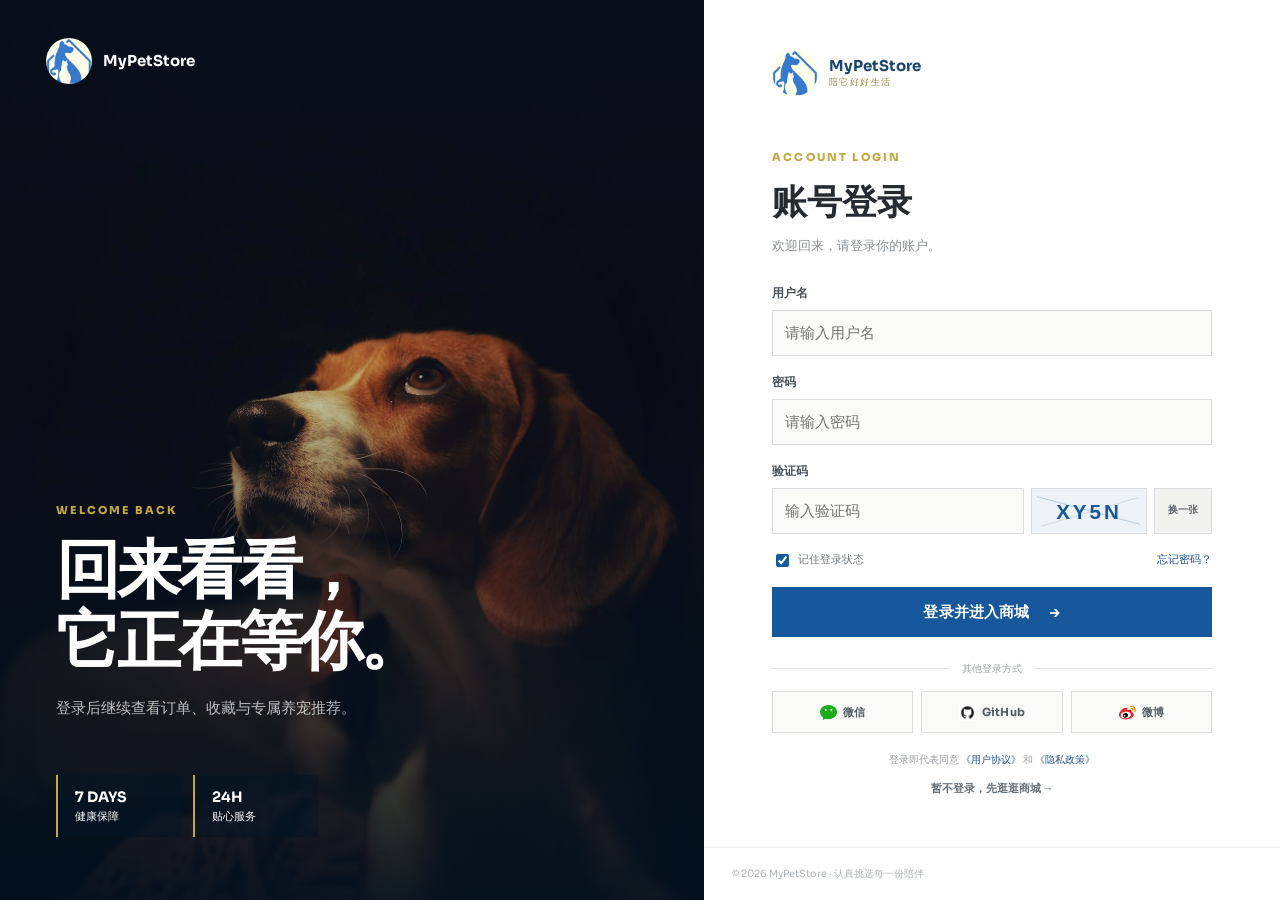
<file: src/main/resources/MyPetstore用户端参考UI/HTML/SignonForm.html>
<!DOCTYPE html>
<html lang="zh-CN">
<head>
  <meta charset="UTF-8" />
  <meta name="viewport" content="width=device-width, initial-scale=1.0" />
  <title>MyPetStore | 登录</title>
  <link rel="stylesheet" href="css/jpetstore.css" />
</head>
<body class="account-login-page">
  <main class="account-login-shell">
    <section class="account-login-visual">
      <img src="images/products/K9-BGL-03/1.jpg" alt="温暖灯光下的比格犬" />
      <div class="account-login-shade"></div>
      <a class="account-login-brand" href="index.html"><img src="images/logo.png" alt="" /><b>MyPetStore</b></a>
      <div class="account-login-copy">
        <span>WELCOME BACK</span>
        <h1>回来看看，<br />它正在等你。</h1>
        <p>登录后继续查看订单、收藏与专属养宠推荐。</p>
      </div>
      <div class="account-login-promise"><span><b>7 DAYS</b>健康保障</span><span><b>24H</b>贴心服务</span></div>
    </section>

    <section class="account-login-panel">
      <div class="account-login-form">
        <a class="account-login-mobile-brand" href="index.html"><img src="images/logo.png" alt="" /><span><b>MyPetStore</b><small>陪它好好生活</small></span></a>
        <div class="account-login-heading"><span>ACCOUNT LOGIN</span><h2>账号登录</h2><p>欢迎回来，请登录你的账户。</p></div>

        <form action="Main.html" method="post">
          <label class="account-field" for="username"><span>用户名</span><input id="username" type="text" name="username" placeholder="请输入用户名" autocomplete="username" required /></label>
          <label class="account-field" for="password"><span>密码</span><input id="password" type="password" name="password" placeholder="请输入密码" autocomplete="current-password" required /></label>
          <div class="account-field"><span>验证码</span><div class="account-captcha"><input id="validationCode" type="text" name="validationCode" placeholder="输入验证码" required /><img id="captchaImage" alt="验证码" /><button type="button" onclick="refreshCaptcha()">换一张</button></div></div>
          <div class="account-login-options"><label><input type="checkbox" checked /> 记住登录状态</label><a href="ChangePassword.html">忘记密码？</a></div>
          <button class="account-submit" type="submit">登录并进入商城 <span>→</span></button>
        </form>

        <div class="account-oauth-title"><span>其他登录方式</span></div>
        <div class="account-oauth">
          <button type="button"><img src="images/logo-wechat.png" alt="" />微信</button>
          <button type="button"><img src="images/logo-github.png" alt="" />GitHub</button>
          <button type="button"><img src="images/logo-weibo.png" alt="" />微博</button>
        </div>
        <p class="account-agreement">登录即代表同意 <a href="#">《用户协议》</a> 和 <a href="#">《隐私政策》</a></p>
        <a class="account-guest-link" href="Main.html">暂不登录，先逛逛商城 →</a>
      </div>
      <footer>© 2026 MyPetStore · 认真挑选每一份陪伴</footer>
    </section>
  </main>
  <script>
    function randomCode(len) {
      var chars = "ABCDEFGHJKLMNPQRSTUVWXYZ23456789", code = "";
      for (var i = 0; i < len; i++) code += chars.charAt(Math.floor(Math.random() * chars.length));
      return code;
    }
    function refreshCaptcha() {
      var code = randomCode(4);
      var svg = "<svg xmlns='http://www.w3.org/2000/svg' width='116' height='46'><rect width='116' height='46' fill='#edf3f9'/><line x1='5' y1='8' x2='110' y2='37' stroke='#b7c9df'/><line x1='9' y1='39' x2='108' y2='9' stroke='#cfdae7'/><text x='58' y='31' text-anchor='middle' font-size='21' letter-spacing='3' font-family='Arial' fill='#17589c' font-weight='700'>" + code + "</text></svg>";
      document.getElementById("captchaImage").src = "data:image/svg+xml;charset=utf-8," + encodeURIComponent(svg);
    }
    refreshCaptcha();
  </script>
</body>
</html>
</file>
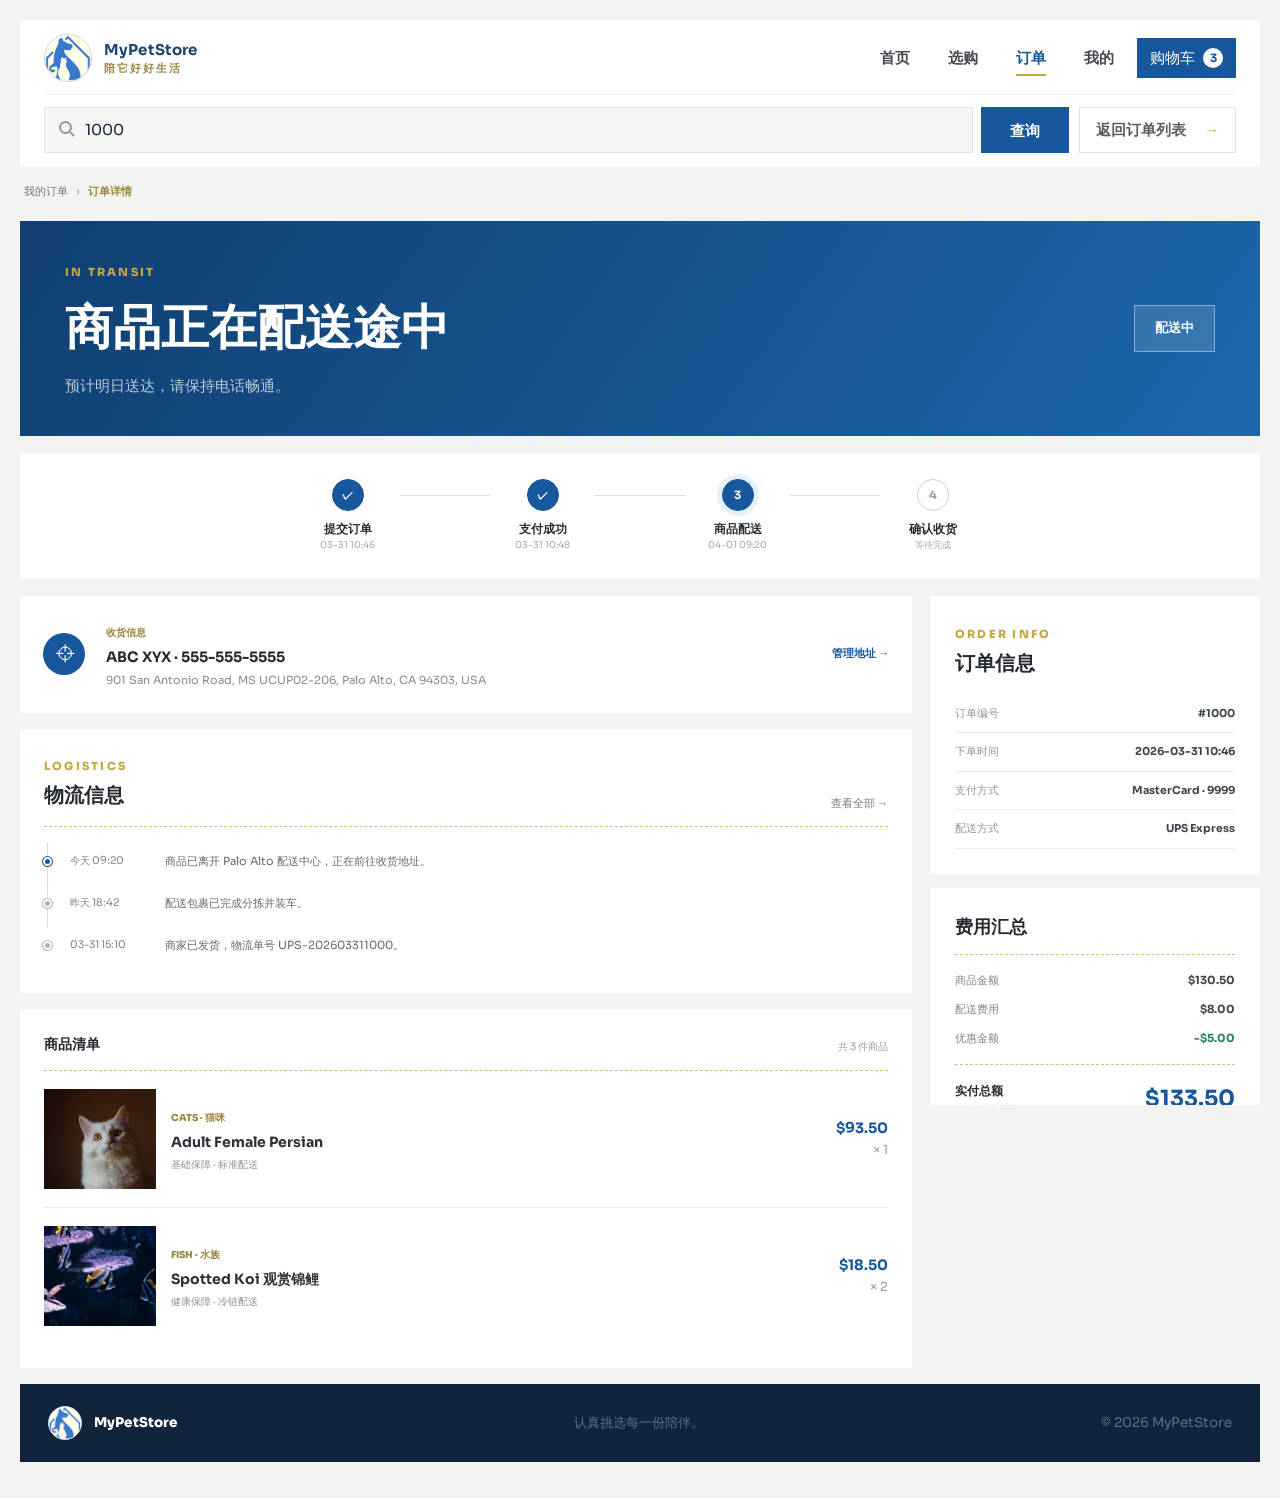
<file: src/main/resources/MyPetstore用户端参考UI/HTML/ViewOrder.html>
<!DOCTYPE html>
<html lang="zh-CN">
<head>
  <meta charset="UTF-8" />
  <meta name="viewport" content="width=device-width, initial-scale=1.0" />
  <title>MyPetStore | 订单详情</title>
  <link rel="stylesheet" href="css/jpetstore.css" />
</head>
<body class="order-detail-page">
  <div class="mpa-shell order-detail-shell">
    <header class="site-header home-header order-detail-header">
      <div class="site-header__top">
        <a class="brand" href="Main.html">
          <span class="brand__badge"><img src="images/logo.png" alt="MyPetStore Logo" /></span>
          <span><b>MyPetStore</b><small>陪它好好生活</small></span>
        </a>
        <nav class="top-actions" aria-label="主导航">
          <a class="nav-link" href="Main.html">首页</a><a class="nav-link" href="Category.html">选购</a>
          <a class="nav-link is-active" href="ListOrders.html">订单</a><a class="nav-link" href="EditProfile.html">我的</a>
          <a class="cart-link" href="Cart.html"><span>购物车</span><b>3</b></a>
        </nav>
      </div>
      <div class="search-row home-search order-detail-search">
        <form action="ListOrders.html" method="get">
          <span class="search-icon" aria-hidden="true"></span>
          <input id="orderSearch" type="text" name="orderNo" value="1000" placeholder="输入订单号查询" />
          <input type="submit" value="查询" />
        </form>
        <a class="member-link" href="ListOrders.html">返回订单列表 <span>→</span></a>
      </div>
    </header>

    <main class="order-detail-main">
      <nav class="order-detail-breadcrumb"><a href="ListOrders.html">我的订单</a><span>›</span><b>订单详情</b></nav>

      <section class="order-state-banner">
        <div>
          <span id="stateEnglish">IN TRANSIT</span>
          <h1 id="stateTitle">商品正在配送途中</h1>
          <p id="stateDesc">预计明日送达，请保持电话畅通。</p>
        </div>
        <strong id="detailStatus" class="order-status order-status--shipping">配送中</strong>
      </section>

      <section class="order-progress" id="orderProgress">
        <span class="is-complete"><b>✓</b><i>提交订单</i><small>03-31 10:46</small></span>
        <em></em><span class="is-complete"><b>✓</b><i>支付成功</i><small>03-31 10:48</small></span>
        <em></em><span class="is-active"><b>3</b><i>商品配送</i><small>04-01 09:20</small></span>
        <em></em><span><b>4</b><i>确认收货</i><small>等待完成</small></span>
      </section>

      <section class="order-detail-layout">
        <div class="order-detail-content">
          <article class="order-address-card">
            <div class="order-address-icon">⌖</div>
            <div><span>收货信息</span><h2>ABC XYX · 555-555-5555</h2><p>901 San Antonio Road, MS UCUP02-206, Palo Alto, CA 94303, USA</p></div>
            <a href="EditProfile.html">管理地址 →</a>
          </article>

          <article class="order-logistics">
            <header><div><span>LOGISTICS</span><h2>物流信息</h2></div><a href="ListOrders.html?status=shipping">查看全部 →</a></header>
            <div class="order-timeline">
              <span class="is-current"><b></b><i>今天 09:20</i><p>商品已离开 Palo Alto 配送中心，正在前往收货地址。</p></span>
              <span><b></b><i>昨天 18:42</i><p>配送包裹已完成分拣并装车。</p></span>
              <span><b></b><i>03-31 15:10</i><p>商家已发货，物流单号 UPS-202603311000。</p></span>
            </div>
          </article>

          <article class="order-products">
            <header><span>商品清单</span><small>共 3 件商品</small></header>
            <div class="order-product-row">
              <a href="Product.html?sku=FL-DLH-02"><img src="images/products/FL-DLH-02/1.jpg" alt="Adult Female Persian" /></a>
              <div><small>CATS · 猫咪</small><h2><a href="Product.html?sku=FL-DLH-02">Adult Female Persian</a></h2><p>基础保障 · 标准配送</p></div>
              <span><strong>$93.50</strong><small>× 1</small></span>
            </div>
            <div class="order-product-row">
              <a href="Product.html?sku=AQ-KOI-04"><img src="images/products/AQ-KOI-04/1.jpg" alt="Spotted Koi" /></a>
              <div><small>FISH · 水族</small><h2><a href="Product.html?sku=AQ-KOI-04">Spotted Koi 观赏锦鲤</a></h2><p>健康保障 · 冷链配送</p></div>
              <span><strong>$18.50</strong><small>× 2</small></span>
            </div>
          </article>
        </div>

        <aside class="order-detail-side">
          <section class="order-info-card">
            <span>ORDER INFO</span><h2>订单信息</h2>
            <dl><div><dt>订单编号</dt><dd id="detailOrderNo">#1000</dd></div><div><dt>下单时间</dt><dd>2026-03-31 10:46</dd></div><div><dt>支付方式</dt><dd>MasterCard · 9999</dd></div><div><dt>配送方式</dt><dd>UPS Express</dd></div></dl>
          </section>
          <section class="order-cost-card">
            <h2>费用汇总</h2>
            <ul><li><span>商品金额</span><b>$130.50</b></li><li><span>配送费用</span><b>$8.00</b></li><li><span>优惠金额</span><b class="is-discount">-$5.00</b></li></ul>
            <div><span>实付总额<small>已含优惠与配送</small></span><strong>$133.50</strong></div>
          </section>
          <div class="order-detail-actions" id="detailActions">
            <a class="order-action-secondary" href="Main.html">申请售后</a>
            <button class="order-action-primary" type="button">确认收货</button>
          </div>
          <p class="order-detail-safe">✓ 7 天健康保障 · 专业配送 · 售后养护支持</p>
        </aside>
      </section>
    </main>

    <footer class="site-footer home-footer order-detail-footer">
      <a class="brand" href="Main.html"><span class="brand__badge"><img src="images/logo.png" alt="" /></span>MyPetStore</a>
      <p>认真挑选每一份陪伴。</p><span>© 2026 MyPetStore</span>
    </footer>
  </div>
  <script>
    (function () {
      var params = new URLSearchParams(window.location.search);
      var orderNo = params.get("orderNo") || "1000";
      var status = params.get("status") || "shipping";
      var configs = {
        shipping: { english: "IN TRANSIT", title: "商品正在配送途中", desc: "预计明日送达，请保持电话畅通。", label: "配送中", cls: "order-status--shipping", primary: "确认收货", secondary: "申请售后" },
        unpaid: { english: "AWAITING PAYMENT", title: "订单等待付款", desc: "请在 23 小时内完成支付，超时订单将自动关闭。", label: "待付款", cls: "order-status--unpaid", primary: "立即付款", secondary: "取消订单" },
        completed: { english: "COMPLETED", title: "订单已完成", desc: "感谢你的信任，期待下一次温暖相遇。", label: "已完成", cls: "order-status--completed", primary: "再次购买", secondary: "申请售后" }
      };
      var data = configs[status] || configs.shipping;
      document.title = "MyPetStore | 订单 #" + orderNo;
      document.getElementById("orderSearch").value = orderNo;
      document.getElementById("detailOrderNo").textContent = "#" + orderNo;
      document.getElementById("stateEnglish").textContent = data.english;
      document.getElementById("stateTitle").textContent = data.title;
      document.getElementById("stateDesc").textContent = data.desc;
      var badge = document.getElementById("detailStatus");
      badge.textContent = data.label;
      badge.className = "order-status " + data.cls;
      var actions = document.getElementById("detailActions");
      actions.querySelector(".order-action-primary").textContent = data.primary;
      actions.querySelector(".order-action-secondary").textContent = data.secondary;
      document.body.setAttribute("data-order-status", status);
    })();
  </script>
</body>
</html>
</file>
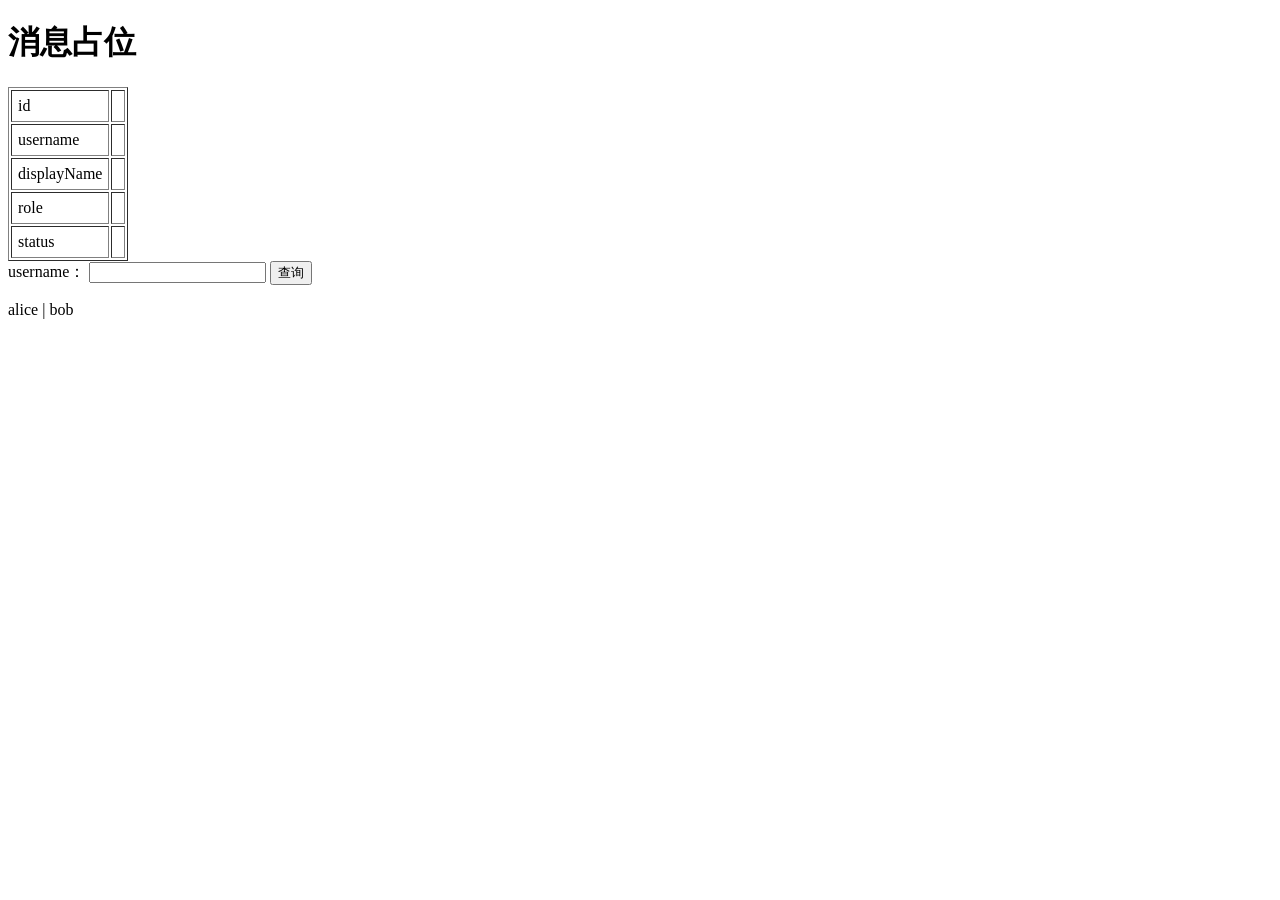
<file: src/main/resources/templates/demo/user.html>
<!DOCTYPE html>
<html xmlns:th="http://www.thymeleaf.org">
<head>
    <meta charset="UTF-8">
    <title>用户演示</title>
</head>
<body>
<h1 th:text="${message}">消息占位</h1>

<!-- 查到用户时展示五项信息（UserReadResult 本身不含密码字段） -->
<table th:if="${user != null}" border="1" cellpadding="6">
    <tr><td>id</td><td th:text="${user.id}"></td></tr>
    <tr><td>username</td><td th:text="${user.username}"></td></tr>
    <tr><td>displayName</td><td th:text="${user.displayName}"></td></tr>
    <tr><td>role</td><td th:text="${user.role}"></td></tr>
    <tr><td>status</td><td th:text="${user.status}"></td></tr>
</table>

<!-- GET 查询表单，输入框回显当前查询的用户名 -->
<form method="get" th:action="@{/demo/user/page}">
    <label>username：
        <input type="text" name="username" th:value="${username}">
    </label>
    <button type="submit">查询</button>
</form>

<!-- 快速切换链接，地址由 Thymeleaf @{} 表达式生成（自动带上下文路径并转义参数） -->
<p>
    <a th:href="@{/demo/user/page(username='alice')}">alice</a> |
    <a th:href="@{/demo/user/page(username='bob')}">bob</a>
</p>

</body>
</html>
</file>
<file: src/main/resources/MyPetstore用户端参考UI/HTML/css/jpetstore.css>
@import url("https://fonts.googleapis.com/css2?family=Sora:wght@400;500;600;700;800&family=Plus+Jakarta+Sans:wght@500;600;700&display=swap");

:root {
  --bg: #f4f7fb;
  --bg-deep: #e6edf6;
  --surface: #ffffff;
  --surface-soft: #f4f7fa;
  --line: #dbe5f4;
  --text: #13233a;
  --text-soft: #58708f;
  --brand: #215496;
  --brand-hover: #1b457f;
  --brand-soft: #e4ebf3;
  --ok: #0f8a4a;
  --warn: #9c6300;
  --danger: #c03448;
  --radius-lg: 20px;
  --radius-md: 14px;
  --radius-sm: 10px;
  --shadow: 0 20px 45px rgba(28, 55, 89, 0.12);
}

* {
  box-sizing: border-box;
}

body {
  margin: 0;
  font-family: "Sora", "PingFang SC", "Segoe UI", sans-serif;
  font-size: 15px;
  line-height: 1.6;
  color: var(--text);
  background:
    radial-gradient(circle at 0% -10%, #d8e1ec 0%, transparent 38%),
    radial-gradient(circle at 110% 10%, #dde7f1 0%, transparent 32%),
    linear-gradient(180deg, #ecf1f7 0%, var(--bg) 45%, #f4f7fa 100%);
}

a {
  color: var(--brand);
  text-decoration: none;
}

a:hover {
  color: var(--brand-hover);
}

img {
  max-width: 100%;
  border: 0;
}

h1,
h2,
h3,
h4,
p {
  margin: 0;
}

.mpa-shell {
  width: min(1200px, calc(100% - 32px));
  margin: 18px auto 36px;
}

.site-header {
  background: color-mix(in srgb, var(--surface) 92%, #f2f6fa 8%);
  border: 1px solid var(--line);
  border-radius: var(--radius-lg);
  box-shadow: var(--shadow);
  padding: 18px 20px;
  position: sticky;
  top: 10px;
  z-index: 20;
}

.site-header__top {
  display: flex;
  align-items: center;
  justify-content: space-between;
  gap: 16px;
  margin-bottom: 14px;
}

.brand {
  display: inline-flex;
  align-items: center;
  gap: 12px;
  font-weight: 800;
  color: #1f466f;
  letter-spacing: 0.01em;
}

.brand__badge {
  width: 48px;
  height: 48px;
  border-radius: 50%;
  display: inline-flex;
  align-items: center;
  justify-content: center;
  overflow: hidden;
  border: 1px solid #c4d2e1;
  background: #ffffff;
}

.brand__badge img {
  width: 100%;
  height: 100%;
  object-fit: cover;
  display: block;
}

.top-actions {
  display: flex;
  align-items: center;
  gap: 8px;
}

.nav-link,
.pill-link {
  display: inline-flex;
  align-items: center;
  justify-content: center;
  border-radius: 999px;
  border: 1px solid transparent;
  color: #2f4f72;
  background: transparent;
  font-weight: 600;
  transition: all 0.2s ease;
}

.nav-link {
  padding: 8px 14px;
}

.pill-link {
  padding: 9px 15px;
  border-color: var(--line);
  background: var(--surface-soft);
}

.nav-link:hover,
.pill-link:hover {
  border-color: #bfd0e3;
  background: #e9eff6;
  color: #274764;
}

.nav-link.is-active {
  border-color: #aec2da;
  background: var(--brand-soft);
  color: #1f4f8d;
}

.search-row {
  display: grid;
  grid-template-columns: 1fr auto;
  gap: 10px;
}

.search-row form {
  display: flex;
  gap: 8px;
}

input[type="text"],
input[type="password"],
input[type="email"],
select,
textarea {
  width: 100%;
  min-height: 42px;
  border: 1px solid #c1cfdd;
  border-radius: var(--radius-sm);
  padding: 10px 12px;
  font: inherit;
  color: var(--text);
  background: var(--surface);
}

input[type="text"][size],
input[type="password"][size] {
  width: auto;
}

input:focus,
select:focus,
textarea:focus {
  outline: 2px solid #bfd1e6;
  outline-offset: 1px;
}

.btn,
button,
input[type="submit"],
a.Button {
  border: 0;
  display: inline-flex;
  align-items: center;
  justify-content: center;
  min-height: 42px;
  border-radius: var(--radius-sm);
  padding: 10px 16px;
  font: 700 0.92rem/1 "Plus Jakarta Sans", "Sora", sans-serif;
  letter-spacing: 0.01em;
  color: #fff;
  background: linear-gradient(140deg, #215496, #2f669f);
  cursor: pointer;
  transition: transform 0.12s ease, box-shadow 0.2s ease;
}

.btn:hover,
button:hover,
input[type="submit"]:hover,
a.Button:hover {
  color: #fff;
  transform: translateY(-1px);
  box-shadow: 0 10px 20px rgba(33, 84, 150, 0.26);
}

.btn--light {
  background: #e9eff6;
  color: #274764;
  border: 1px solid #c4d2e1;
}

.btn--light:hover {
  color: #234260;
  box-shadow: 0 8px 18px rgba(22, 61, 117, 0.14);
}

.page {
  margin-top: 16px;
  display: grid;
  gap: 16px;
}

.card {
  background: color-mix(in srgb, var(--surface) 95%, #f7faff 5%);
  border: 1px solid var(--line);
  border-radius: var(--radius-lg);
  box-shadow: var(--shadow);
  padding: 20px;
}

.card--tight {
  padding: 16px;
}

.hero {
  display: grid;
  grid-template-columns: 1.3fr 1fr;
  gap: 14px;
}

.hero__title {
  font-size: clamp(1.8rem, 3.6vw, 2.5rem);
  line-height: 1.2;
  margin-bottom: 10px;
}

.hero__desc {
  color: var(--text-soft);
  margin-bottom: 18px;
  max-width: 54ch;
}

.hero__metrics {
  display: grid;
  grid-template-columns: repeat(3, minmax(0, 1fr));
  gap: 10px;
}

.metric {
  border: 1px solid #d3dde8;
  border-radius: var(--radius-md);
  padding: 12px;
  background: #f4f7fa;
}

.metric b {
  display: block;
  font-size: 1.2rem;
  margin-bottom: 2px;
}

.metric span {
  color: var(--text-soft);
  font-size: 0.86rem;
}

.category-grid,
.product-grid,
.order-grid,
.stats-grid {
  display: grid;
  grid-template-columns: repeat(3, minmax(0, 1fr));
  gap: 12px;
}

.product-card {
  overflow: hidden;
  display: grid;
  grid-template-rows: 180px auto;
}

.product-card__media {
  background: linear-gradient(140deg, #e9eff6, #f4f7fa);
  display: flex;
  align-items: center;
  justify-content: center;
  padding: 12px;
}

.product-card__media img {
  max-height: 150px;
  width: auto;
  object-fit: contain;
}

.product-card__body {
  padding: 14px;
  display: grid;
  gap: 8px;
}

.product-card__meta {
  display: flex;
  align-items: center;
  justify-content: space-between;
  gap: 8px;
}

.product-card__name {
  font-size: 1rem;
  font-weight: 700;
}

.product-card__desc {
  font-size: 0.88rem;
  color: var(--text-soft);
}

.product-card__bottom {
  display: flex;
  align-items: center;
  justify-content: space-between;
  gap: 10px;
}

.product-card__actions {
  display: inline-flex;
  align-items: center;
  gap: 8px;
  flex-wrap: wrap;
  justify-content: flex-end;
}

.product-card__name-link {
  color: inherit;
}

.product-card__name-link:hover {
  color: #1f4f8d;
}

.price {
  font-size: 1.08rem;
  font-weight: 800;
  color: #1d4f8a;
}

.pagination {
  margin-top: 14px;
  display: flex;
  align-items: center;
  justify-content: center;
  gap: 8px;
  flex-wrap: wrap;
}

.page-link {
  min-width: 38px;
  min-height: 38px;
  padding: 8px 12px;
  border-radius: 10px;
  border: 1px solid #c3d1e0;
  background: #f1f5f9;
  color: #2d517b;
  font-weight: 700;
  display: inline-flex;
  align-items: center;
  justify-content: center;
}

.page-link:hover {
  background: #e4ecf4;
  color: #1c477a;
}

.page-link.is-active {
  border-color: #8ba7c8;
  background: #dde6f0;
  color: #1f4f8d;
}

.page-link.is-disabled {
  opacity: 0.45;
  pointer-events: none;
}

.category-tile,
.product-tile,
.order-item,
.stat-item {
  border: 1px solid #d3dde8;
  border-radius: var(--radius-md);
  background: #fafbfd;
}

.category-tile {
  padding: 14px;
  display: grid;
  gap: 8px;
}

.category-tile__media {
  height: 132px;
  border-radius: 12px;
  background: linear-gradient(140deg, #e9eff6, #f4f7fa);
  display: flex;
  align-items: center;
  justify-content: center;
  padding: 10px;
}

.category-tile__media img {
  max-height: 112px;
  width: auto;
  object-fit: contain;
}

.category-tile h4 {
  font-size: 1rem;
}

.category-tile p {
  color: var(--text-soft);
  font-size: 0.9rem;
}

.category-tile a {
  justify-self: start;
}

.product-toolbar {
  display: grid;
  grid-template-columns: 2fr 1fr 1fr auto;
  gap: 10px;
  margin-bottom: 12px;
}

.table-wrap {
  overflow: auto;
  border-radius: var(--radius-md);
  border: 1px solid #d3dde8;
  background: #fff;
}

table {
  width: 100%;
  border-collapse: collapse;
}

th,
td {
  text-align: left;
  padding: 12px;
  border-bottom: 1px solid #e3ebf8;
  background: #fff;
}

th {
  font-size: 0.82rem;
  letter-spacing: 0.03em;
  text-transform: uppercase;
  color: #4f6480;
  background: #f2f6fa;
}

tr:hover td {
  background: #f9fbff;
}

.badge {
  display: inline-flex;
  align-items: center;
  border-radius: 999px;
  padding: 4px 10px;
  font-size: 0.78rem;
  font-weight: 700;
}

.badge--ok {
  background: #e8f8f0;
  color: var(--ok);
}

.badge--warn {
  background: #fff4da;
  color: var(--warn);
}

.badge--danger {
  background: #ffe6eb;
  color: var(--danger);
}

.layout-2 {
  display: grid;
  grid-template-columns: 3fr minmax(260px, 1fr);
  gap: 14px;
}

.summary-list {
  list-style: none;
  margin: 0;
  padding: 0;
  display: grid;
  gap: 8px;
}

.summary-list li {
  display: flex;
  align-items: center;
  justify-content: space-between;
  color: var(--text-soft);
  font-weight: 500;
}

.summary-list li strong {
  color: #17304f;
}

.total-line {
  margin-top: 10px;
  padding-top: 10px;
  border-top: 1px dashed #c8daf6;
  display: flex;
  justify-content: space-between;
  font-size: 1.04rem;
  font-weight: 700;
}

.inline-qty {
  display: inline-flex;
  align-items: center;
  border: 1px solid #c2d0df;
  border-radius: 10px;
  overflow: hidden;
}

.inline-qty button {
  min-height: 34px;
  width: 34px;
  border-radius: 0;
  background: #e9eff6;
  color: #2a4f78;
}

.inline-qty input {
  width: 46px;
  min-height: 34px;
  border: 0;
  text-align: center;
  padding: 4px;
}

.login-wrap {
  min-height: 100vh;
  display: grid;
  place-items: center;
  padding: 24px;
}

.login-card {
  width: min(920px, 100%);
  display: grid;
  grid-template-columns: 1.15fr 1fr;
  border-radius: 24px;
  overflow: hidden;
  background: #fff;
  border: 1px solid #d4dde8;
  box-shadow: var(--shadow);
}

.login-showcase {
  padding: 30px;
  background:
    radial-gradient(circle at 0% 0%, rgba(181, 209, 255, 0.6), transparent 42%),
    linear-gradient(150deg, #e7edf4, #f3f6f9 56%, #eef7ff);
  display: grid;
  align-content: center;
  gap: 14px;
}

.login-showcase h1 {
  font-size: clamp(1.6rem, 2.8vw, 2.2rem);
  line-height: 1.2;
}

.login-showcase p {
  color: #4f6888;
}

.login-showcase--image {
  padding: 0;
  background: #e7edf4;
  position: relative;
  overflow: hidden;
}

.login-showcase--image img {
  position: absolute;
  inset: 0;
  width: 100%;
  height: 100%;
  object-fit: cover;
  display: block;
}

.login-form {
  padding: 30px;
  display: grid;
  align-content: center;
  gap: 14px;
}

.login-form h2 {
  text-align: center;
}

.login-form form {
  display: grid;
  gap: 12px;
}

.form-group {
  display: grid;
  gap: 7px;
}

.form-group label {
  font-weight: 600;
  color: #31506d;
}

.captcha-row {
  display: grid;
  grid-template-columns: 1fr 120px auto;
  gap: 10px;
  align-items: center;
}

.captcha-img {
  width: 120px;
  height: 42px;
  border-radius: 8px;
  border: 1px solid #c2d0df;
  object-fit: cover;
  background: #f1f5f9;
}

.helper {
  color: var(--text-soft);
  font-size: 0.86rem;
}

.oauth {
  margin-top: 2px;
  display: grid;
  gap: 8px;
}

.oauth__title {
  display: flex;
  align-items: center;
  gap: 8px;
  color: #5d7593;
  font-size: 0.82rem;
}

.oauth__title::before,
.oauth__title::after {
  content: "";
  height: 1px;
  background: #d5dee8;
  flex: 1;
}

.oauth__buttons {
  display: grid;
  grid-template-columns: repeat(3, minmax(0, 1fr));
  gap: 8px;
}

.oauth-btn {
  min-height: 40px;
  border-radius: 10px;
  border: 1px solid #c2d0df;
  background: #f2f6fa;
  color: #325472;
  font: 700 0.86rem/1 "Plus Jakarta Sans", "Sora", sans-serif;
  display: inline-flex;
  align-items: center;
  justify-content: center;
  gap: 6px;
  cursor: pointer;
}

.oauth-btn img {
  width: 16px;
  height: 16px;
  object-fit: contain;
}

.oauth-btn:hover {
  background: #e4ebf3;
}

.oauth-btn--github {
  border-color: #c7cdd8;
  background: #f3f5f8;
}

.oauth-btn--wechat {
  border-color: #bde8c9;
  background: #ecfbf1;
  color: #187d3d;
}

.oauth-btn--weibo {
  border-color: #f4cece;
  background: #fff2f2;
  color: #a73a3a;
}

.page-title {
  display: flex;
  align-items: flex-start;
  justify-content: space-between;
  gap: 12px;
}

.page-title h2 {
  font-size: 1.35rem;
}

.page-title p {
  color: var(--text-soft);
}

.stepper {
  display: flex;
  flex-wrap: wrap;
  gap: 8px;
}

.step {
  border: 1px solid #c2d0df;
  border-radius: 999px;
  padding: 7px 12px;
  background: #f2f6fa;
  color: #476486;
  font-size: 0.84rem;
  font-weight: 700;
}

.step.is-active {
  border-color: #90aac8;
  background: #e1e9f2;
  color: #1f4f8d;
}

.breadcrumb {
  display: flex;
  flex-wrap: wrap;
  gap: 8px;
  align-items: center;
  color: #617a97;
  font-weight: 600;
  font-size: 0.88rem;
}

.breadcrumb a {
  color: #496784;
}

.detail-media {
  height: 420px;
  border: 1px solid #d3dde8;
  border-radius: var(--radius-md);
  background: #e7edf4;
  display: flex;
  align-items: center;
  justify-content: center;
  overflow: visible;
}

.detail-media > img#productImage {
  width: auto;
  height: auto;
  max-width: 100%;
  max-height: 100%;
  object-fit: unset;
  display: block;
}

.detail-thumbs {
  margin-top: 10px;
  display: grid;
  grid-template-columns: repeat(4, minmax(0, 1fr));
  gap: 8px;
}

.product-detail-top {
  align-items: stretch;
}

.product-gallery {
  display: grid;
  grid-template-rows: 1fr auto;
  gap: 10px;
}

.detail-aside {
  display: grid;
  grid-template-rows: auto 1fr;
  gap: 10px;
}

.buy-card--features {
  margin-top: 0;
  align-content: start;
}

.buy-card--features .spec-list {
  align-content: start;
}

.thumb-btn {
  border: 1px solid #c4d2e1;
  border-radius: 10px;
  overflow: hidden;
  background: #e7edf4;
  padding: 0;
  cursor: pointer;
  aspect-ratio: 16 / 10;
}

.thumb-btn img {
  width: 100%;
  height: 100%;
  object-fit: contain;
  display: block;
}

.thumb-btn.is-active {
  border-color: #8ba7c8;
  box-shadow: 0 0 0 2px #d7e1ec;
}

.inline-qty--wide {
  width: 100%;
}

.inline-qty--wide button {
  min-height: 40px;
  width: 42px;
  background: #e7edf4;
}

.inline-qty--wide input {
  width: 100%;
  min-height: 40px;
  text-align: center;
  font-weight: 700;
}

.detail-desc {
  margin-top: 12px;
  color: var(--text-soft);
}

.meta-grid {
  margin-top: 12px;
  display: grid;
  grid-template-columns: repeat(2, minmax(0, 1fr));
  gap: 8px;
}

.meta-item {
  border: 1px solid #d3dde8;
  border-radius: 10px;
  background: #f6f9fc;
  padding: 10px;
}

.meta-item small {
  display: block;
  color: #667f9a;
  font-size: 0.78rem;
}

.meta-item b {
  display: block;
  margin-top: 3px;
}

.buy-card {
  border: 1px solid #d3dde8;
  border-radius: var(--radius-md);
  background: #fafbfd;
  padding: 14px;
  display: grid;
  gap: 10px;
}

.buy-price {
  font-size: 1.8rem;
  line-height: 1.1;
  font-weight: 800;
  color: #1f4f8d;
}

.buy-note {
  font-size: 0.85rem;
  color: var(--text-soft);
}

.spec-list {
  margin: 0;
  padding-left: 18px;
  color: #3f5f7d;
  display: grid;
  gap: 6px;
}

footer.site-footer {
  margin-top: 16px;
  text-align: center;
  color: var(--text-soft);
  font-size: 0.84rem;
}

@media (max-width: 980px) {
  .hero,
  .layout-2,
  .login-card {
    grid-template-columns: 1fr;
  }

  .category-grid,
  .product-grid,
  .order-grid,
  .stats-grid {
    grid-template-columns: repeat(2, minmax(0, 1fr));
  }

  .meta-grid {
    grid-template-columns: 1fr;
  }

  .detail-thumbs {
    grid-template-columns: repeat(2, minmax(0, 1fr));
  }

  .product-toolbar {
    grid-template-columns: 1fr;
  }

  .search-row {
    grid-template-columns: 1fr;
  }

  .captcha-row {
    grid-template-columns: 1fr;
  }

  .oauth__buttons {
    grid-template-columns: 1fr;
  }

  .site-header {
    position: static;
  }

  .site-header__top {
    flex-direction: column;
    align-items: flex-start;
  }
}

@media (max-width: 640px) {
  .mpa-shell {
    width: calc(100% - 20px);
    margin: 10px auto 24px;
  }

  .card,
  .site-header,
  .login-showcase,
  .login-form {
    padding: 14px;
  }

  .category-grid,
  .product-grid,
  .order-grid,
  .stats-grid,
  .hero__metrics {
    grid-template-columns: 1fr;
  }

  th,
  td {
    padding: 9px;
    font-size: 0.86rem;
  }
}

/* Orders */
.orders-page,.order-detail-page{--orders-blue:#17589c;--orders-deep:#0d3e75;--orders-gold:#c4a642;--home-blue:#17589c;--home-blue-deep:#0d3e75;--home-gold:#c4a642;background:#f3f3f1;color:#252b31}
.orders-shell,.order-detail-shell{width:min(1280px,calc(100% - 40px));margin-top:20px}
.orders-main,.order-detail-main{display:grid;gap:18px;margin-top:14px}
.orders-intro{display:flex;min-height:170px;align-items:flex-end;justify-content:space-between;padding:36px 42px;color:#fff;background:radial-gradient(circle at 83% 28%,rgba(255,255,255,.13),transparent 7%),linear-gradient(125deg,#0d3f74,#1b65a9)}
.orders-intro>div:first-child>span,.orders-side__card>span,.order-state-banner>div>span,.order-logistics header span,.order-info-card>span{color:var(--orders-gold);font-size:.7rem;font-weight:800;letter-spacing:.2em}
.orders-intro h1{margin:5px 0;font-size:clamp(2.1rem,4vw,3.2rem)}
.orders-intro p{color:rgba(255,255,255,.7)}
.orders-overview{display:flex;gap:26px}.orders-overview span{display:grid;min-width:82px;padding-left:18px;border-left:1px solid rgba(255,255,255,.25)}.orders-overview b{font-size:1.7rem}.orders-overview small{color:rgba(255,255,255,.65);font-size:.65rem}
.orders-tabs{display:grid;grid-template-columns:repeat(5,1fr);background:#fff}
.orders-tabs a{position:relative;display:flex;min-height:58px;align-items:center;justify-content:center;gap:8px;color:#62686e;font-size:.78rem;font-weight:700}
.orders-tabs a::after{content:"";position:absolute;right:30%;bottom:0;left:30%;height:3px;background:transparent}
.orders-tabs a.is-active{color:var(--orders-blue)}.orders-tabs a.is-active::after{background:var(--orders-blue)}
.orders-tabs b{display:grid;width:20px;height:20px;place-items:center;border-radius:50%;color:#8d9296;background:#f0f1ef;font-size:.59rem}
.orders-content{display:grid;grid-template-columns:minmax(0,1fr) 285px;gap:18px;align-items:start}
.orders-list{display:grid;gap:16px}.order-card{background:#fff;box-shadow:0 8px 24px rgba(29,48,69,.05)}
.order-card>header{display:flex;align-items:center;justify-content:space-between;padding:15px 20px;border-bottom:1px solid #ececea}
.order-card>header>div{display:flex;align-items:center;gap:10px}.order-card>header span,.order-card>header small{color:#999da1;font-size:.67rem}.order-card>header b{font-size:.78rem}
.order-status{display:inline-flex;padding:5px 10px;font-size:.66rem;font-weight:800}.order-status--shipping{color:#17649c;background:#e9f3fb}.order-status--unpaid{color:#b26a24;background:#fff0df}.order-status--completed{color:#288156;background:#e8f6ee}
.order-card__body{display:grid;grid-template-columns:128px minmax(0,1fr) 120px;gap:17px;align-items:center;padding:20px}
.order-card__image{position:relative;display:block;width:128px;height:112px;overflow:hidden}.order-card__image img{width:100%;height:100%;object-fit:cover}.order-card__image span{position:absolute;right:0;bottom:0;padding:4px 8px;color:#fff;background:rgba(17,48,79,.85);font-size:.6rem}
.order-card__product{min-width:0}.order-card__product>small{color:#9b8540;font-size:.62rem;font-weight:800}.order-card__product h2{margin:4px 0;font-size:.96rem}.order-card__product h2 a{color:#293036}.order-card__product p{color:#898e93;font-size:.72rem}.order-card__product>span{display:inline-flex;margin-top:10px;padding:5px 9px;color:#747a80;background:#f0f1ef;font-size:.62rem}
.order-card__price{display:grid;justify-items:end}.order-card__price small{color:#94999d;font-size:.63rem}.order-card__price strong{color:var(--orders-blue);font-size:1.18rem}
.order-card>footer{display:flex;align-items:center;justify-content:space-between;gap:15px;padding:14px 20px;background:#fafaf8}.order-card>footer p{color:#858a8f;font-size:.67rem}.order-card>footer p b{color:#555c62}.order-card>footer>div{display:flex;gap:8px}
.order-secondary,.order-primary{display:inline-flex;min-height:34px;align-items:center;justify-content:center;padding:7px 13px;border:1px solid #d5d7d8;color:#62696f;background:#fff;font:700 .69rem/1 "Sora",sans-serif;cursor:pointer}.order-primary{color:var(--orders-blue);border-color:#b9cee2;background:#edf4fb}.order-primary--pay{color:#8c511b;border-color:#f0c7a4;background:#fff0e2}
.orders-side{display:grid;gap:16px}.orders-side__card{padding:25px;background:#fff}.orders-side__card h2{margin:4px 0 17px;font-size:1.3rem}.orders-side__card>a{display:grid;grid-template-columns:36px 1fr auto;align-items:center;gap:10px;padding:13px 0;border-bottom:1px solid #ececea;color:#343b41}.orders-side__card>a>b{display:grid;width:30px;height:30px;place-items:center;border-radius:50%;color:#fff;background:var(--orders-blue)}.orders-side__card>a>span{display:grid;font-size:.75rem;font-weight:700}.orders-side__card small{color:#999ea2;font-size:.6rem;font-weight:400}.orders-side__card i{color:var(--orders-gold);font-style:normal}
.orders-help{padding:25px;color:#fff;background:#123454}.orders-help>span{color:#d1ba6d;font-size:.66rem;font-weight:800}.orders-help h3{margin:4px 0}.orders-help p{color:rgba(255,255,255,.66);font-size:.67rem}.orders-help a{display:inline-flex;margin-top:16px;color:#fff;font-size:.68rem;font-weight:700}
.orders-empty{padding:70px 20px;background:#fff;text-align:center}.orders-empty[hidden]{display:none}.orders-empty>span{color:#c7a947;font-size:3rem}.orders-empty h2{font-size:1.25rem}.orders-empty p{color:#969a9e;font-size:.75rem}.orders-empty a{display:inline-flex;margin-top:15px;padding:9px 22px;color:#fff;background:var(--orders-blue)}
.orders-footer,.order-detail-footer{margin-top:18px}

.order-detail-breadcrumb{display:flex;gap:8px;padding:2px 4px;color:#999da1;font-size:.7rem}.order-detail-breadcrumb a{color:#71777c}.order-detail-breadcrumb b{color:#9b8540}
.order-state-banner{display:flex;min-height:190px;align-items:center;justify-content:space-between;padding:38px 45px;color:#fff;background:linear-gradient(125deg,#103f70,#1c67ac)}
.order-state-banner h1{margin:7px 0;font-size:clamp(2rem,4vw,3rem)}.order-state-banner p{color:rgba(255,255,255,.7)}.order-state-banner>.order-status{padding:12px 20px;border:1px solid rgba(255,255,255,.4);color:#fff;background:rgba(255,255,255,.12);font-size:.8rem}
.order-progress{display:flex;align-items:flex-start;justify-content:center;padding:25px 30px;background:#fff}.order-progress span{display:grid;min-width:105px;justify-items:center;text-align:center}.order-progress span>b{display:grid;width:32px;height:32px;place-items:center;border:1px solid #ccd0d3;border-radius:50%;color:#9ca1a5;font-size:.72rem}.order-progress span.is-complete>b,.order-progress span.is-active>b{color:#fff;border-color:var(--orders-blue);background:var(--orders-blue)}.order-progress span.is-active>b{box-shadow:0 0 0 5px #e6f0f9}.order-progress i{margin-top:9px;font-style:normal;font-size:.72rem;font-weight:700}.order-progress small{color:#a1a5a9;font-size:.58rem}.order-progress em{width:90px;height:1px;margin-top:16px;background:#dadddf}
.order-detail-layout{display:grid;grid-template-columns:minmax(0,1fr) 330px;gap:18px;align-items:start}.order-detail-content{display:grid;gap:16px}
.order-address-card{display:grid;grid-template-columns:48px 1fr auto;align-items:center;gap:15px;padding:23px;background:#fff}.order-address-icon{display:grid;width:42px;height:42px;place-items:center;border-radius:50%;color:#fff;background:var(--orders-blue);font-size:1.2rem}.order-address-card span{color:#9b8540;font-size:.63rem;font-weight:800}.order-address-card h2{margin:3px 0;font-size:.9rem}.order-address-card p{color:#858b90;font-size:.7rem}.order-address-card>a{color:var(--orders-blue);font-size:.66rem;font-weight:700}
.order-logistics,.order-products{padding:24px;background:#fff}.order-logistics>header,.order-products>header{display:flex;align-items:flex-end;justify-content:space-between;padding-bottom:14px;border-bottom:1px dashed #d0bd7c}.order-logistics h2{margin-top:3px;font-size:1.25rem}.order-logistics header a{color:#747a80;font-size:.67rem}
.order-timeline{display:grid;padding:16px 3px 0}.order-timeline span{position:relative;display:grid;grid-template-columns:95px 1fr;padding:10px 0 14px 22px;border-left:1px solid #d7dadd}.order-timeline span:last-child{border-left-color:transparent}.order-timeline b{position:absolute;top:14px;left:-5px;width:9px;height:9px;border:2px solid #fff;border-radius:50%;background:#aeb3b6;box-shadow:0 0 0 1px #aeb3b6}.order-timeline .is-current b{background:var(--orders-blue);box-shadow:0 0 0 1px var(--orders-blue)}.order-timeline i{color:#7c8287;font-size:.65rem;font-style:normal}.order-timeline p{color:#626970;font-size:.7rem}
.order-products>header>span{font-size:.9rem;font-weight:800}.order-products>header small{color:#9a9ea2;font-size:.65rem}
.order-product-row{display:grid;grid-template-columns:112px minmax(0,1fr) 85px;align-items:center;gap:15px;padding:18px 0;border-bottom:1px solid #ececea}.order-product-row:last-child{border-bottom:0}.order-product-row>a{display:block;width:112px;height:100px;overflow:hidden}.order-product-row img{width:100%;height:100%;object-fit:cover}.order-product-row>div small{color:#9b8540;font-size:.6rem;font-weight:800}.order-product-row h2{margin:3px 0;font-size:.88rem}.order-product-row h2 a{color:#2c3238}.order-product-row p{color:#8d9296;font-size:.65rem}.order-product-row>span{display:grid;justify-items:end}.order-product-row strong{color:var(--orders-blue);font-size:.9rem}.order-product-row>span small{color:#959a9e}
.order-detail-side{position:sticky;top:18px;display:grid;gap:14px}.order-info-card,.order-cost-card{padding:25px;background:#fff}.order-info-card h2{margin:3px 0 15px;font-size:1.25rem}.order-info-card dl{margin:0}.order-info-card dl>div{display:flex;justify-content:space-between;padding:10px 0;border-bottom:1px solid #ececea;font-size:.68rem}.order-info-card dt{color:#92979b}.order-info-card dd{margin:0;color:#3f464c;font-weight:700}
.order-cost-card h2{padding-bottom:13px;border-bottom:1px dashed #d0bd7c;font-size:1.1rem}.order-cost-card ul{display:grid;gap:11px;margin:17px 0;padding:0;list-style:none}.order-cost-card li{display:flex;justify-content:space-between;color:#7f858a;font-size:.7rem}.order-cost-card li b{color:#40474d}.order-cost-card li .is-discount{color:#268255}.order-cost-card>div{display:flex;align-items:end;justify-content:space-between;padding-top:16px;border-top:1px dashed #d0bd7c}.order-cost-card>div>span{display:grid;font-size:.78rem;font-weight:700}.order-cost-card>div small{color:#999ea2;font-size:.58rem;font-weight:400}.order-cost-card>div strong{color:var(--orders-blue);font-size:1.4rem}
.order-detail-actions{display:grid;grid-template-columns:1fr 1fr}.order-detail-actions a,.order-detail-actions button{display:flex;min-height:48px;align-items:center;justify-content:center;border:0;border-radius:0;font:800 .76rem/1 "Sora",sans-serif}.order-action-secondary{color:#4c535a;background:#e7e8e6}.order-action-primary{color:#fff;background:var(--orders-blue)}.order-action-primary:hover{transform:none;box-shadow:none}.order-detail-safe{color:#8d9296;font-size:.59rem;text-align:center}
.order-detail-page[data-order-status="unpaid"] .order-logistics{display:none}.order-detail-page[data-order-status="unpaid"] .order-progress span:nth-of-type(n+3),.order-detail-page[data-order-status="unpaid"] .order-progress em:nth-of-type(n+2){opacity:.35}.order-detail-page[data-order-status="completed"] .order-progress span,.order-detail-page[data-order-status="completed"] .order-progress em{opacity:1}.order-detail-page[data-order-status="completed"] .order-progress span>b{color:#fff;border-color:#278158;background:#278158}

@media(max-width:900px){.orders-content,.order-detail-layout{grid-template-columns:1fr}.orders-side{grid-template-columns:1fr 1fr}.order-detail-side{position:static}.order-detail-actions{max-width:430px}.order-detail-safe{text-align:left}}
@media(max-width:640px){
  .orders-shell,.order-detail-shell{width:100%;margin:0}.orders-main,.order-detail-main{gap:10px;margin-top:0}
  .orders-intro{min-height:135px;padding:25px 20px}.orders-intro h1{font-size:2rem}.orders-overview{display:none}
  .orders-tabs{overflow-x:auto;grid-template-columns:repeat(5,minmax(88px,1fr));scrollbar-width:none}.orders-tabs::-webkit-scrollbar{display:none}.orders-tabs a{min-height:52px}
  .orders-content{display:block}.orders-side{display:none}.orders-list{gap:11px;padding:11px;background:#f1f2f0}
  .order-card>header{padding:13px 14px}.order-card>header>div{gap:7px}.order-card>header small{display:none}
  .order-card__body{grid-template-columns:105px minmax(0,1fr);gap:12px;padding:16px 14px}.order-card__image{width:105px;height:105px}.order-card__product h2{font-size:.84rem}.order-card__product p{overflow:hidden;text-overflow:ellipsis;white-space:nowrap}.order-card__price{grid-column:2;justify-items:start;margin-top:-4px}.order-card__price small{display:none}.order-card__price strong{font-size:1.05rem}
  .order-card>footer{align-items:flex-end;padding:13px 14px}.order-card>footer p{max-width:45%;font-size:.61rem}.order-card>footer p b{display:none}.order-card>footer>div{gap:6px}.order-secondary,.order-primary{padding:7px 10px}
  .order-detail-breadcrumb{display:none}.order-state-banner{min-height:150px;padding:28px 20px}.order-state-banner h1{font-size:1.8rem}.order-state-banner>.order-status{padding:9px 13px}
  .order-progress{padding:20px 7px}.order-progress span{min-width:65px}.order-progress em{width:24px}.order-progress small{display:none}
  .order-detail-layout{display:block}.order-detail-content{gap:10px}.order-address-card{grid-template-columns:40px 1fr;padding:18px}.order-address-icon{width:36px;height:36px}.order-address-card>a{display:none}
  .order-logistics,.order-products{padding:19px 14px}.order-timeline span{grid-template-columns:75px 1fr;padding-left:16px}.order-product-row{grid-template-columns:92px minmax(0,1fr) 55px;gap:10px}.order-product-row>a{width:92px;height:92px}.order-product-row h2{font-size:.78rem}
  .order-detail-side{position:static;margin-top:10px}.order-info-card,.order-cost-card{padding:20px 18px}.order-detail-actions{position:static;max-width:none}.order-detail-safe{padding-bottom:10px;text-align:center}
}

/* Account pages */
.account-login-page,.account-page,.security-page{--account-blue:#17589c;--account-deep:#0d3e75;--account-gold:#c4a642;--home-blue:#17589c;--home-blue-deep:#0d3e75;--home-gold:#c4a642;background:#f3f3f1;color:#252b31}
.account-login-shell{display:grid;grid-template-columns:minmax(0,1.1fr) minmax(440px,.9fr);min-height:100vh}
.account-login-visual{position:relative;min-height:100vh;overflow:hidden;color:#fff;background:#071625}.account-login-visual>img{position:absolute;inset:0;width:100%;height:100%;object-fit:cover;object-position:center}.account-login-shade{position:absolute;inset:0;background:linear-gradient(180deg,rgba(4,18,32,.48),transparent 38%),linear-gradient(0deg,rgba(3,16,30,.94),rgba(4,19,37,.08) 70%)}
.account-login-brand{position:absolute;z-index:2;top:38px;left:46px;display:flex;align-items:center;gap:11px;color:#fff;font-weight:800}.account-login-brand:hover{color:#fff}.account-login-brand img,.account-login-mobile-brand img{width:46px;height:46px;border-radius:50%;object-fit:cover}
.account-login-copy{position:absolute;z-index:2;right:8%;bottom:20%;left:8%}.account-login-copy>span,.account-login-heading>span,.account-form-section header span,.security-hero>div>span,.security-guide>span,.security-form-card>header>span{color:var(--account-gold);font-size:.68rem;font-weight:800;letter-spacing:.2em}.account-login-copy h1{margin:14px 0 18px;font-size:clamp(3rem,5vw,5rem);line-height:1.12;letter-spacing:-.05em}.account-login-copy p{color:rgba(255,255,255,.72)}
.account-login-promise{position:absolute;z-index:2;right:8%;bottom:7%;left:8%;display:flex;gap:12px}.account-login-promise span{display:grid;min-width:125px;padding:11px 17px;border-left:2px solid var(--account-gold);background:rgba(4,20,38,.46);font-size:.66rem}.account-login-promise b{font-size:.9rem}
.account-login-panel{display:flex;min-height:100vh;flex-direction:column;justify-content:space-between;background:#fff}.account-login-form{width:min(440px,calc(100% - 64px));margin:auto;padding:42px 0}.account-login-mobile-brand{display:flex;align-items:center;gap:11px;color:#19456f}.account-login-mobile-brand>span{display:grid;line-height:1}.account-login-mobile-brand small{margin-top:5px;color:#9b8540;font-size:.58rem;letter-spacing:.15em}
.account-login-heading{margin:48px 0 28px}.account-login-heading h2{margin:6px 0;font-size:2.2rem}.account-login-heading p{color:#8b9095;font-size:.8rem}
.account-login-form form{display:grid;gap:17px}.account-field{display:grid;gap:7px}.account-field>span{color:#485058;font-size:.73rem;font-weight:700}.account-field input,.account-field select{min-height:46px;border:1px solid #dadddf;border-radius:0;background:#fafaf8}.account-field input:focus,.account-field select:focus{outline:2px solid #c5d9eb}
.account-captcha{display:grid;grid-template-columns:minmax(0,1fr) 116px 58px;gap:7px}.account-captcha img{width:116px;height:46px;border:1px solid #dadddf}.account-captcha button{min-height:46px;padding:0 6px;border:1px solid #dadddf;border-radius:0;color:#5f666d;background:#f1f2f0;font:700 .65rem/1 "Sora",sans-serif}.account-captcha button:hover{transform:none;box-shadow:none}
.account-login-options{display:flex;justify-content:space-between;color:#777d82;font-size:.68rem}.account-login-options label{display:flex;gap:6px}.account-login-options input{accent-color:var(--account-blue)}.account-submit{display:flex;min-height:50px;align-items:center;justify-content:center;gap:20px;border-radius:0;background:var(--account-blue)}.account-submit:hover{background:var(--account-deep)}
.account-oauth-title{display:flex;align-items:center;gap:12px;margin:24px 0 14px;color:#a0a4a8;font-size:.65rem}.account-oauth-title::before,.account-oauth-title::after{content:"";height:1px;flex:1;background:#e5e6e4}.account-oauth{display:grid;grid-template-columns:repeat(3,1fr);gap:8px}.account-oauth button{display:flex;min-height:42px;align-items:center;justify-content:center;gap:6px;padding:8px;border:1px solid #dedfdd;border-radius:0;color:#545b61;background:#fafaf8;font:700 .7rem/1 "Sora",sans-serif}.account-oauth button:hover{transform:none;box-shadow:none;background:#f0f3f5}.account-oauth img{width:17px;height:17px;object-fit:contain}.account-agreement{margin-top:19px;color:#9a9ea2;font-size:.62rem;text-align:center}.account-guest-link{display:block;margin-top:12px;color:#657079;font-size:.68rem;font-weight:700;text-align:center}.account-login-panel>footer{padding:18px 28px;color:#b0b4b7;border-top:1px solid #eee;font-size:.62rem}

.account-shell,.security-shell{width:min(1280px,calc(100% - 40px));margin-top:20px}.account-main,.security-main{display:grid;gap:18px;margin-top:14px}
.account-hero,.security-hero{display:flex;min-height:190px;align-items:center;padding:32px 42px;color:#fff;background:linear-gradient(125deg,#103f70,#1c67ac)}.account-avatar{position:relative;width:112px;height:112px;margin-right:24px}.account-avatar img{width:100%;height:100%;border:4px solid rgba(255,255,255,.35);border-radius:50%;object-fit:cover}.account-avatar button{position:absolute;right:0;bottom:0;min-height:27px;padding:5px 9px;border:2px solid #fff;border-radius:999px;color:#fff;background:var(--account-gold);font:700 .6rem/1 "Sora",sans-serif}.account-avatar button:hover{transform:none;box-shadow:none}.account-hero>div:nth-child(2)>span{color:var(--account-gold);font-size:.68rem;font-weight:800;letter-spacing:.18em}.account-hero h1{margin:5px 0;font-size:2.3rem}.account-hero p{color:rgba(255,255,255,.68);font-size:.72rem}.account-stats{display:flex;gap:26px;margin-left:auto}.account-stats span{display:grid;min-width:75px;padding-left:18px;border-left:1px solid rgba(255,255,255,.24)}.account-stats b{font-size:1.45rem}.account-stats small{color:rgba(255,255,255,.65);font-size:.62rem}
.account-layout{display:grid;grid-template-columns:245px minmax(0,1fr);gap:18px;align-items:start}.account-nav{position:sticky;top:18px;padding:25px 20px;background:#fff}.account-nav>span{color:var(--account-gold);font-size:.65rem;font-weight:800;letter-spacing:.16em}.account-nav>h2{margin:4px 0 17px;font-size:1.25rem}.account-nav>a{display:grid;grid-template-columns:34px 1fr auto;align-items:center;gap:10px;padding:13px 8px;border-bottom:1px solid #ececea;color:#454c52}.account-nav>a.is-active{color:var(--account-blue);background:#f0f5f9}.account-nav>a>b{display:grid;width:29px;height:29px;place-items:center;border-radius:50%;color:#fff;background:var(--account-blue)}.account-nav>a>span{display:grid;font-size:.73rem;font-weight:700}.account-nav small{color:#9a9ea2;font-size:.58rem;font-weight:400}.account-nav i{color:var(--account-gold);font-style:normal}
.account-profile-form{display:grid;gap:16px}.account-form-section{padding:28px;background:#fff}.account-form-section>header{display:flex;align-items:end;justify-content:space-between;margin-bottom:22px;padding-bottom:14px;border-bottom:1px dashed #d0bd7c}.account-form-section header h2{margin-top:3px;font-size:1.3rem}.account-form-section header p{color:#92979b;font-size:.67rem}.account-form-grid{display:grid;grid-template-columns:repeat(2,1fr);gap:17px}.account-field--wide{grid-column:1/-1}.account-switches{display:grid;grid-template-columns:repeat(2,1fr);gap:12px;margin-top:20px}.account-switches label{display:flex;gap:10px;padding:14px;background:#f5f6f4}.account-switches input{accent-color:var(--account-blue)}.account-switches span{display:grid}.account-switches b{font-size:.72rem}.account-switches small{color:#92979b;font-size:.6rem}
.account-form-actions,.security-form-actions{display:flex;justify-content:flex-end}.account-form-actions a,.account-form-actions button,.security-form-actions a,.security-form-actions button{display:flex;min-width:130px;min-height:48px;align-items:center;justify-content:center;gap:14px;border:0;border-radius:0;font:800 .75rem/1 "Sora",sans-serif}.account-form-actions a,.security-form-actions a{color:#4e555b;background:#e8e9e7}.account-form-actions button,.security-form-actions button{color:#fff;background:var(--account-blue)}.account-form-actions button:hover,.security-form-actions button:hover{transform:none;box-shadow:none;background:var(--account-deep)}.account-footer,.security-footer{margin-top:18px}

.security-hero{justify-content:space-between}.security-hero h1{margin:5px 0;font-size:2.5rem}.security-hero p{color:rgba(255,255,255,.7)}.security-score{display:grid;min-width:130px;padding:17px 22px;border:1px solid rgba(255,255,255,.35);text-align:center}.security-score b{font-size:1.3rem}.security-score span{color:#d7c379;font-size:.65rem}
.security-layout{display:grid;grid-template-columns:300px minmax(0,630px);gap:18px;justify-content:center;align-items:start}.security-guide,.security-form-card{padding:30px;background:#fff}.security-guide>h2,.security-form-card>header h2{margin:4px 0 20px;font-size:1.35rem}.security-guide>div{display:grid;grid-template-columns:36px 1fr;gap:10px;padding:15px 0;border-bottom:1px solid #ececea}.security-guide>div>b{display:grid;width:30px;height:30px;place-items:center;border-radius:50%;color:#fff;background:var(--account-blue);font-size:.62rem}.security-guide p{display:grid}.security-guide strong{font-size:.73rem}.security-guide small{color:#92979b;font-size:.61rem}.security-guide>a{display:inline-flex;margin-top:22px;color:var(--account-blue);font-size:.68rem;font-weight:700}
.security-form-card>header{padding-bottom:15px;border-bottom:1px dashed #d0bd7c}.security-form-card>header h2{margin-bottom:5px}.security-form-card>header p{color:#909599;font-size:.7rem}.security-form-card form{display:grid;gap:18px;margin-top:23px}.account-field>small{color:#969b9f;font-size:.61rem}.account-field>small.strength-3,.account-field>small.strength-4,.account-field>small.is-match{color:#278258}.account-field>small.is-error{color:#b34c57}.security-note{margin-top:16px;color:#8f9498;font-size:.61rem;text-align:center}

@media(max-width:900px){.account-login-shell{grid-template-columns:1fr}.account-login-visual{min-height:450px}.account-login-panel{min-height:auto}.account-layout{grid-template-columns:1fr}.account-nav{position:static;display:none}.security-layout{grid-template-columns:1fr}.security-guide{display:none}}
@media(max-width:640px){
  .account-login-visual{min-height:390px}.account-login-brand{top:22px;left:20px}.account-login-copy{right:20px;bottom:75px;left:20px}.account-login-copy h1{font-size:2.35rem}.account-login-promise{right:20px;bottom:18px;left:20px}.account-login-promise span{min-width:0;flex:1;padding:7px 10px}.account-login-panel{min-height:0}.account-login-form{width:calc(100% - 36px);padding:30px 0}.account-login-mobile-brand{display:none}.account-login-heading{margin:0 0 24px}.account-login-heading h2{font-size:1.7rem}.account-captcha{grid-template-columns:minmax(0,1fr) 105px 54px}.account-captcha img{width:105px}
  .account-shell,.security-shell{width:100%;margin:0}.account-main,.security-main{gap:10px;margin-top:0}.account-hero{min-height:170px;padding:25px 18px}.account-avatar{width:82px;height:82px;margin-right:14px}.account-hero h1{font-size:1.65rem}.account-stats{display:none}
  .account-layout{display:block}.account-profile-form{gap:10px}.account-form-section{padding:23px 16px}.account-form-section>header{align-items:start}.account-form-section header p{display:none}.account-form-grid,.account-switches{grid-template-columns:1fr}.account-field--wide{grid-column:auto}.account-form-actions{padding:0 16px 16px;background:#fff}.account-form-actions a,.account-form-actions button{flex:1}
  .security-hero{min-height:150px;padding:25px 20px}.security-hero h1{font-size:2rem}.security-score{min-width:100px;padding:13px}.security-layout{display:block}.security-form-card{padding:25px 18px}.security-form-actions a,.security-form-actions button{flex:1}.security-footer,.account-footer{margin-top:10px}
}

/* Cart page */
.cart-page {
  --cart-blue: #17589c;
  --cart-blue-deep: #0d3e75;
  --cart-gold: #c4a642;
  --home-blue: #17589c;
  --home-blue-deep: #0d3e75;
  --home-gold: #c4a642;
  background: #f3f3f1;
  color: #252b31;
}

.cart-shell {
  width: min(1280px, calc(100% - 40px));
  margin-top: 20px;
}

.cart-link.is-current {
  box-shadow: inset 0 -3px 0 var(--cart-gold);
}

.cart-main {
  display: grid;
  gap: 18px;
  margin-top: 14px;
}

.cart-intro {
  display: flex;
  min-height: 170px;
  align-items: flex-end;
  justify-content: space-between;
  padding: 36px 42px;
  color: #fff;
  background:
    radial-gradient(circle at 83% 28%, rgba(255,255,255,.13), transparent 7%),
    linear-gradient(125deg, #0d3f74, #1b65a9);
}

.cart-intro > div:first-child > span,
.cart-summary__title > span {
  color: var(--cart-gold);
  font-size: .7rem;
  font-weight: 800;
  letter-spacing: .2em;
}

.cart-intro h1 {
  margin: 5px 0;
  font-size: clamp(2.1rem, 4vw, 3.2rem);
}

.cart-intro p {
  color: rgba(255,255,255,.7);
}

.cart-steps {
  display: flex;
  align-items: center;
  gap: 13px;
}

.cart-steps span {
  display: grid;
  gap: 3px;
  color: rgba(255,255,255,.52);
  font-size: .68rem;
}

.cart-steps span.is-active {
  color: #fff;
}

.cart-steps b {
  color: var(--cart-gold);
  font-size: .62rem;
  letter-spacing: .13em;
}

.cart-steps i {
  width: 38px;
  height: 1px;
  background: rgba(255,255,255,.27);
}

.cart-layout {
  display: grid;
  grid-template-columns: minmax(0, 1fr) 340px;
  gap: 18px;
  align-items: start;
}

.cart-items-panel,
.cart-summary {
  background: #fff;
}

.cart-panel-heading {
  display: grid;
  grid-template-columns: minmax(0, 1fr) 90px 118px 90px;
  align-items: center;
  gap: 16px;
  padding: 17px 22px;
  color: #8a8f94;
  border-bottom: 1px solid #ececea;
  font-size: .68rem;
  text-align: center;
}

.cart-select-all {
  display: flex;
  align-items: center;
  gap: 10px;
  color: #41474d;
  font-size: .78rem;
  font-weight: 700;
  text-align: left;
}

.cart-select-all input,
.cart-check input {
  width: 16px;
  height: 16px;
  accent-color: var(--cart-blue);
}

.cart-table-wrap {
  min-height: 240px;
}

.cart-table {
  table-layout: fixed;
}

.cart-table thead {
  display: none;
}

.cart-table tr:hover td {
  background: #fff;
}

.cart-table td {
  padding: 22px 10px;
  border-bottom: 1px solid #ececea;
  vertical-align: middle;
}

.cart-table tr.is-unselected {
  opacity: .5;
}

.cart-table td:first-child {
  width: auto;
  padding-left: 22px;
}

.cart-table td:nth-child(2) {
  width: 90px;
}

.cart-table td:nth-child(3) {
  width: 118px;
}

.cart-table td:nth-child(4) {
  width: 90px;
}

.cart-table td:nth-child(5) {
  width: 38px;
  padding-right: 18px;
}

.cart-product {
  display: grid;
  grid-template-columns: 20px 128px minmax(0, 1fr);
  align-items: center;
  gap: 13px;
}

.cart-check {
  display: grid;
  place-items: center;
}

.cart-product__image {
  position: relative;
  display: block;
  width: 128px;
  height: 128px;
  overflow: hidden;
  background: #eee;
}

.cart-product__image img {
  width: 100%;
  height: 100%;
  object-fit: cover;
}

.cart-product__image span {
  position: absolute;
  top: 7px;
  left: 7px;
  padding: 3px 7px;
  color: #fff;
  background: var(--cart-blue);
  font-size: .58rem;
  font-weight: 700;
}

.cart-product__info {
  min-width: 0;
}

.cart-product__info > small {
  color: #9b8540;
  font-size: .62rem;
  font-weight: 800;
  letter-spacing: .08em;
}

.cart-product__info h2 {
  margin: 4px 0;
  overflow: hidden;
  font-size: .9rem;
  text-overflow: ellipsis;
  white-space: nowrap;
}

.cart-product__info h2 a {
  color: #292f35;
}

.cart-product__info p {
  overflow: hidden;
  color: #8c9195;
  font-size: .68rem;
  text-overflow: ellipsis;
  white-space: nowrap;
}

.cart-spec {
  display: inline-flex;
  margin-top: 8px;
  padding: 5px 8px;
  color: #72787e;
  background: #f0f1ef;
  font-size: .62rem;
}

.cart-stock {
  display: block;
  margin-top: 7px;
  color: #288458;
  font-size: .6rem;
}

.cart-unit-price {
  color: #596068;
  font-size: .78rem;
  font-weight: 700;
}

.cart-qty {
  border-color: #d8d9d7;
  border-radius: 0;
}

.cart-qty button {
  width: 32px;
  min-height: 34px;
  border-radius: 0;
  color: #4c545b;
  background: #edf2f7;
}

.cart-qty button:hover {
  transform: none;
  box-shadow: none;
}

.cart-qty input {
  width: 36px;
  min-height: 34px;
}

.cart-line-total {
  color: var(--cart-blue);
  font-size: .9rem;
}

.cart-remove {
  min-height: 30px;
  width: 30px;
  padding: 0;
  border-radius: 50%;
  color: #92979b;
  background: transparent;
  font: 400 1.15rem/1 sans-serif;
}

.cart-remove:hover {
  transform: none;
  color: #a34f58;
  background: #fff0f1;
  box-shadow: none;
}

.cart-empty {
  padding: 60px 25px;
  text-align: center;
}

.cart-empty[hidden] {
  display: none;
}

.cart-empty > span {
  color: #c7a947;
  font-size: 3rem;
}

.cart-empty h2 {
  margin: 4px 0;
  font-size: 1.25rem;
}

.cart-empty p {
  color: #93989c;
  font-size: .76rem;
}

.cart-empty a {
  display: inline-flex;
  margin-top: 16px;
  padding: 10px 24px;
  color: #fff;
  background: var(--cart-blue);
  font-weight: 700;
}

.cart-items-footer {
  display: flex;
  justify-content: space-between;
  padding: 17px 22px;
  color: #92979b;
  background: #fafaf8;
  font-size: .7rem;
}

.cart-items-footer a {
  color: var(--cart-blue);
  font-weight: 700;
}

.cart-summary {
  position: sticky;
  top: 18px;
  padding: 27px;
}

.cart-summary__title {
  padding-bottom: 16px;
  border-bottom: 1px dashed #d0bd7c;
}

.cart-summary__title h2 {
  margin-top: 3px;
  font-size: 1.35rem;
}

.cart-coupon {
  display: flex;
  align-items: center;
  justify-content: space-between;
  margin-top: 18px;
  padding: 14px;
  background: #eef4fa;
}

.cart-coupon > div {
  display: grid;
}

.cart-coupon span {
  color: #30373d;
  font-size: .76rem;
  font-weight: 700;
}

.cart-coupon small {
  color: #868c91;
  font-size: .62rem;
}

.cart-coupon > b {
  color: var(--cart-blue);
  font-size: .67rem;
}

.cart-coupon > b.is-pending {
  color: #a47a27;
}

.cart-summary-list {
  display: grid;
  gap: 12px;
  margin: 22px 0;
  padding: 0;
  list-style: none;
}

.cart-summary-list li {
  display: flex;
  justify-content: space-between;
  color: #777d82;
  font-size: .74rem;
}

.cart-summary-list strong {
  color: #3c434a;
}

.cart-summary-list strong b {
  color: inherit;
}

.cart-summary-list .cart-discount strong {
  color: #278458;
}

.cart-grand-total {
  display: flex;
  align-items: flex-end;
  justify-content: space-between;
  padding: 19px 0;
  border-top: 1px dashed #d0bd7c;
}

.cart-grand-total > span {
  display: grid;
  color: #373d43;
  font-size: .83rem;
  font-weight: 700;
}

.cart-grand-total small {
  color: #9a9ea2;
  font-size: .59rem;
  font-weight: 400;
}

.cart-grand-total > strong {
  color: var(--cart-blue);
  font-size: 1.55rem;
}

.cart-checkout {
  display: flex;
  min-height: 50px;
  align-items: center;
  justify-content: center;
  gap: 20px;
  color: #fff;
  background: var(--cart-blue);
  font-weight: 800;
}

.cart-checkout:hover {
  color: #fff;
  background: var(--cart-blue-deep);
}

.cart-checkout.is-disabled {
  pointer-events: none;
  background: #a5a9ac;
}

.cart-secure {
  margin-top: 10px;
  color: #909599;
  font-size: .58rem;
  text-align: center;
}

.cart-help {
  margin-top: 23px;
  padding: 17px;
  color: #fff;
  background: #123454;
}

.cart-help span {
  color: #d1ba6d;
  font-size: .68rem;
  font-weight: 800;
}

.cart-help p {
  margin: 5px 0 11px;
  color: rgba(255,255,255,.67);
  font-size: .65rem;
}

.cart-help a {
  color: #fff;
  font-size: .66rem;
  font-weight: 700;
}

.cart-promise-strip {
  display: grid;
  grid-template-columns: repeat(3, 1fr);
  padding: 22px;
  background: #fff;
}

.cart-promise-strip span {
  display: grid;
  grid-template-columns: 38px 1fr;
  padding: 3px 28px;
  border-right: 1px solid #ececea;
}

.cart-promise-strip span:last-child {
  border-right: 0;
}

.cart-promise-strip b {
  grid-row: 1 / 3;
  display: grid;
  width: 29px;
  height: 29px;
  place-items: center;
  border-radius: 50%;
  color: #fff;
  background: var(--cart-blue);
}

.cart-promise-strip i {
  color: #353c42;
  font-size: .77rem;
  font-style: normal;
  font-weight: 700;
}

.cart-promise-strip small {
  color: #9ba0a4;
  font-size: .62rem;
}

.cart-footer {
  margin-top: 18px;
}

@media (max-width: 980px) {
  .cart-layout {
    grid-template-columns: 1fr;
  }

  .cart-summary {
    position: static;
  }
}

@media (max-width: 700px) {
  .cart-shell {
    width: 100%;
    margin: 0;
  }

  .cart-main {
    gap: 10px;
    margin-top: 0;
  }

  .cart-intro {
    min-height: 135px;
    padding: 25px 20px;
  }

  .cart-intro h1 {
    font-size: 2rem;
  }

  .cart-steps {
    display: none;
  }

  .cart-panel-heading {
    display: flex;
    justify-content: space-between;
    padding: 14px;
  }

  .cart-panel-heading > span {
    display: none;
  }

  .cart-table,
  .cart-table tbody,
  .cart-table tr,
  .cart-table td {
    display: block;
    width: 100% !important;
  }

  .cart-table tr {
    position: relative;
    padding: 16px 14px 15px;
    border-bottom: 1px solid #e8e9e7;
  }

  .cart-table td {
    padding: 0;
    border: 0;
  }

  .cart-table td:first-child {
    padding: 0;
  }

  .cart-product {
    grid-template-columns: 18px 116px minmax(0, 1fr);
    gap: 10px;
    align-items: start;
  }

  .cart-product__image {
    width: 116px;
    height: 126px;
  }

  .cart-product__info h2 {
    white-space: normal;
  }

  .cart-product__info p {
    display: none;
  }

  .cart-spec {
    max-width: 100%;
    overflow: hidden;
    text-overflow: ellipsis;
    white-space: nowrap;
  }

  .cart-stock {
    display: none;
  }

  .cart-table td:nth-child(2) {
    position: absolute;
    bottom: 23px;
    left: 158px;
    width: auto !important;
  }

  .cart-table td:nth-child(3) {
    position: absolute;
    right: 14px;
    bottom: 16px;
    width: auto !important;
  }

  .cart-table td:nth-child(4) {
    display: none;
  }

  .cart-table td:nth-child(5) {
    position: absolute;
    top: 9px;
    right: 8px;
    width: auto !important;
    padding: 0;
  }

  .cart-unit-price {
    color: var(--cart-blue);
    font-size: 1rem;
  }

  .cart-items-footer {
    padding: 14px;
  }

  .cart-summary {
    padding: 23px 18px;
  }

  .cart-promise-strip {
    padding: 18px 8px;
  }

  .cart-promise-strip span {
    grid-template-columns: 31px 1fr;
    padding: 2px 8px;
  }

  .cart-promise-strip b {
    width: 25px;
    height: 25px;
  }

  .cart-promise-strip small {
    display: none;
  }
}

@media (max-width: 420px) {
  .cart-product {
    grid-template-columns: 16px 104px minmax(0, 1fr);
  }

  .cart-product__image {
    width: 104px;
    height: 116px;
  }

  .cart-table td:nth-child(2) {
    left: 144px;
  }

  .cart-qty button {
    width: 29px;
  }

  .cart-qty input {
    width: 31px;
  }
}

/* Product detail page */
.product-page {
  --product-blue: #17589c;
  --product-blue-deep: #0d3e75;
  --product-gold: #c4a642;
  --home-blue: #17589c;
  --home-blue-deep: #0d3e75;
  --home-gold: #c4a642;
  background: #f3f3f1;
  color: #252b31;
}

.product-shell {
  width: min(1280px, calc(100% - 40px));
  margin-top: 20px;
}

.product-main {
  display: grid;
  gap: 18px;
  margin-top: 14px;
}

.product-breadcrumb {
  display: flex;
  align-items: center;
  gap: 9px;
  padding: 2px 4px;
  color: #9a9ea2;
  font-size: .72rem;
}

.product-breadcrumb a {
  color: #73797f;
}

.product-breadcrumb b {
  color: #9b8540;
}

.product-overview {
  display: grid;
  grid-template-columns: minmax(0, 1.25fr) minmax(390px, .75fr);
  min-height: 650px;
  background: #fff;
}

.product-gallery--store {
  display: grid;
  grid-template-columns: 86px minmax(0, 1fr);
  grid-template-rows: 1fr;
  gap: 0;
  min-width: 0;
  padding: 28px 0 28px 28px;
  background: #ececea;
}

.product-main-media {
  position: relative;
  grid-column: 2;
  grid-row: 1;
  height: 594px;
  border: 0;
  border-radius: 0;
  background: #dededb;
  overflow: hidden;
}

.product-main-media > img#productImage {
  width: 100%;
  height: 100%;
  max-width: none;
  max-height: none;
  object-fit: cover;
}

.product-media-badge {
  position: absolute;
  top: 18px;
  left: 18px;
  padding: 7px 12px;
  color: #fff;
  background: var(--product-blue);
  font-size: .65rem;
  font-weight: 800;
  letter-spacing: .1em;
}

.product-favorite {
  position: absolute;
  top: 18px;
  right: 18px;
  display: grid;
  width: 40px;
  min-height: 40px;
  place-items: center;
  padding: 0;
  border: 1px solid rgba(255,255,255,.7);
  border-radius: 50%;
  color: #fff;
  background: rgba(10,24,39,.32);
  font-size: 1.25rem;
  backdrop-filter: blur(6px);
}

.product-favorite:hover {
  transform: none;
  box-shadow: none;
}

.product-favorite.is-selected {
  color: #fff;
  border-color: var(--product-gold);
  background: var(--product-gold);
}

.product-thumbs {
  grid-column: 1;
  grid-row: 1;
  display: flex;
  flex-direction: column;
  gap: 10px;
  margin: 0;
  padding-right: 12px;
}

.product-thumbs .thumb-btn {
  width: 72px;
  aspect-ratio: 1;
  border: 2px solid transparent;
  border-radius: 0;
  background: #ddd;
}

.product-thumbs .thumb-btn img {
  object-fit: cover;
}

.product-thumbs .thumb-btn.is-active {
  border-color: var(--product-blue);
  box-shadow: none;
}

.product-purchase {
  display: flex;
  min-width: 0;
  flex-direction: column;
  padding: 46px 42px 32px;
}

.product-title-row {
  display: flex;
  align-items: center;
  justify-content: space-between;
  gap: 10px;
}

.product-category {
  color: #9b8540;
  font-size: .7rem;
  font-weight: 800;
  letter-spacing: .16em;
}

.product-purchase h1 {
  margin: 14px 0 5px;
  font-size: clamp(1.8rem, 3vw, 2.65rem);
  line-height: 1.18;
  letter-spacing: -.035em;
}

.product-sku {
  color: #a0a4a8;
  font-size: .7rem;
}

.product-lead {
  margin-top: 17px;
  color: #6f757b;
  font-size: .86rem;
}

.product-price-line {
  display: flex;
  align-items: baseline;
  gap: 13px;
  margin-top: 24px;
  padding: 18px 0;
  border-top: 1px dashed #d0bd7c;
  border-bottom: 1px dashed #d0bd7c;
}

.product-price-line .buy-price {
  color: var(--product-blue);
  font-size: 2.3rem;
}

.product-price-line small {
  color: #9da1a5;
  font-size: .7rem;
}

.product-benefits {
  display: flex;
  flex-wrap: wrap;
  gap: 8px 14px;
  padding: 16px 0 6px;
  color: #6f767d;
  font-size: .7rem;
}

.product-benefits b {
  color: #2a8a57;
}

.product-option {
  padding: 17px 0;
  border-bottom: 1px solid #ececea;
}

.product-option__head,
.product-quantity,
.product-quantity > div:first-child {
  display: flex;
  align-items: center;
  justify-content: space-between;
  gap: 12px;
}

.product-option__head b,
.product-quantity b {
  font-size: .83rem;
}

.product-option__head span,
.product-quantity span {
  color: #9ca0a4;
  font-size: .68rem;
}

.product-choice-row {
  display: flex;
  flex-wrap: wrap;
  gap: 8px;
  margin-top: 11px;
}

.product-choice-row button {
  min-height: 35px;
  padding: 8px 13px;
  border: 1px solid #d4d6d7;
  border-radius: 0;
  color: #555c62;
  background: #fff;
  font: 700 .72rem/1 "Sora", sans-serif;
}

.product-choice-row button:hover,
.product-choice-row button.is-selected {
  transform: none;
  color: var(--product-blue);
  border-color: var(--product-blue);
  background: #edf4fb;
  box-shadow: inset 0 0 0 1px var(--product-blue);
}

.product-quantity {
  margin-top: auto;
  padding: 18px 0;
}

.product-quantity > div:first-child {
  align-items: flex-start;
  flex-direction: column;
  gap: 2px;
}

.product-qty-control {
  border-color: #d6d8d9;
  border-radius: 0;
}

.product-qty-control button {
  min-height: 38px;
  width: 38px;
  border-radius: 0;
  color: #485159;
  background: #f0f1ef;
}

.product-qty-control button:hover {
  transform: none;
  box-shadow: none;
}

.product-qty-control input {
  width: 44px;
  min-height: 38px;
}

.product-actions {
  display: grid;
  grid-template-columns: 1fr 1fr;
}

.product-actions a {
  display: flex;
  min-height: 52px;
  align-items: center;
  justify-content: center;
  color: #fff;
  font-weight: 800;
}

.product-add-cart {
  background: #2f3337;
}

.product-buy-now {
  background: var(--product-blue);
}

.product-buy-now.is-disabled {
  pointer-events: none;
  background: #a5a9ac;
}

.product-actions a:hover {
  color: #fff;
  filter: brightness(1.08);
}

.product-back {
  align-self: center;
  margin-top: 15px;
  color: #858a8f;
  font-size: .7rem;
}

.product-service-strip {
  display: grid;
  grid-template-columns: repeat(4, 1fr);
  padding: 22px;
  background: #fff;
}

.product-service-strip > span {
  display: grid;
  grid-template-columns: 38px 1fr;
  padding: 4px 22px;
  border-right: 1px solid #ececea;
}

.product-service-strip > span:last-child {
  border-right: 0;
}

.product-service-strip i {
  grid-row: 1 / 3;
  display: grid;
  width: 29px;
  height: 29px;
  place-items: center;
  border-radius: 50%;
  color: #fff;
  background: var(--product-blue);
  font-style: normal;
}

.product-service-strip b {
  font-size: .78rem;
}

.product-service-strip small {
  color: #a0a4a7;
  font-size: .64rem;
}

.product-detail-section,
.product-recommend-section {
  padding: 36px;
  background: #fff;
}

.product-section-heading {
  display: flex;
  align-items: flex-end;
  justify-content: space-between;
  margin-bottom: 24px;
  padding-bottom: 14px;
  border-bottom: 1px dashed #d0bd7c;
}

.product-section-heading span {
  color: var(--product-gold);
  font-size: .68rem;
  font-weight: 800;
  letter-spacing: .18em;
}

.product-section-heading h2 {
  margin-top: 4px;
  font-size: 1.55rem;
}

.product-section-heading > p,
.product-section-heading > a {
  color: #858a8f;
  font-size: .75rem;
}

.product-section-heading > a b {
  color: var(--product-gold);
}

.product-detail-layout {
  display: grid;
  grid-template-columns: minmax(0, 1.5fr) minmax(260px, .5fr);
  gap: 20px;
}

.product-story {
  display: grid;
  grid-template-columns: 1.1fr .9fr;
  min-height: 420px;
  background: #eff0ee;
}

.product-story__image {
  min-width: 0;
}

.product-story__image img {
  width: 100%;
  height: 100%;
  object-fit: cover;
}

.product-story__copy {
  display: grid;
  align-content: center;
  padding: 38px;
}

.product-story__copy > span,
.product-highlights > span {
  color: var(--product-gold);
  font-size: .66rem;
  font-weight: 800;
  letter-spacing: .16em;
}

.product-story__copy h3,
.product-highlights h3 {
  margin: 8px 0 12px;
  font-size: 1.45rem;
}

.product-story__copy > p {
  color: #747a80;
  font-size: .8rem;
}

.product-story__stats {
  display: grid;
  grid-template-columns: repeat(3, 1fr);
  gap: 10px;
  margin-top: 30px;
}

.product-story__stats span {
  display: grid;
  padding-top: 10px;
  border-top: 2px solid var(--product-gold);
}

.product-story__stats b {
  color: var(--product-blue);
  font-size: .8rem;
}

.product-story__stats small {
  color: #999da1;
  font-size: .6rem;
}

.product-highlights {
  padding: 30px;
  color: #fff;
  background: #123454;
}

.product-highlights ul {
  margin: 22px 0 0;
  padding: 0;
  list-style: none;
}

.product-highlights li {
  position: relative;
  padding: 13px 0 13px 22px;
  border-bottom: 1px solid rgba(255,255,255,.13);
  color: rgba(255,255,255,.78);
  font-size: .76rem;
}

.product-highlights li::before {
  content: "✓";
  position: absolute;
  left: 0;
  color: #d2bb6d;
}

.product-delivery-card {
  margin-top: 28px;
  padding: 18px;
  color: #343a40;
  background: #fff;
}

.product-delivery-card small {
  display: block;
  color: #9b8540;
  font-size: .62rem;
}

.product-delivery-card b {
  display: block;
  margin: 5px 0;
  color: var(--product-blue);
  font-size: .85rem;
}

.product-delivery-card p {
  color: #909599;
  font-size: .64rem;
}

.product-recommend-grid {
  display: grid;
  grid-template-columns: repeat(3, 1fr);
  gap: 18px;
}

.product-recommend-grid article > a:first-child {
  display: block;
  height: 260px;
  margin-bottom: 13px;
  overflow: hidden;
  background: #eee;
}

.product-recommend-grid img {
  width: 100%;
  height: 100%;
  object-fit: cover;
  transition: transform .35s ease;
}

.product-recommend-grid article:hover img {
  transform: scale(1.035);
}

.product-recommend-grid small {
  color: #9b8540;
  font-size: .65rem;
  font-weight: 800;
}

.product-recommend-grid h3 {
  margin: 5px 0 9px;
  font-size: .92rem;
}

.product-recommend-grid h3 a {
  color: #2b3035;
}

.product-recommend-grid article > div {
  display: flex;
  align-items: center;
  justify-content: space-between;
}

.product-recommend-grid strong {
  color: var(--product-blue);
  font-size: 1.08rem;
}

.product-recommend-grid article > div a {
  display: grid;
  width: 30px;
  height: 30px;
  place-items: center;
  border-radius: 50%;
  color: #fff;
  background: var(--product-blue);
}

.product-footer {
  margin-top: 18px;
}

@media (max-width: 980px) {
  .product-overview {
    grid-template-columns: 1fr;
  }

  .product-gallery--store {
    min-height: 600px;
  }

  .product-purchase {
    min-height: 590px;
  }

  .product-detail-layout {
    grid-template-columns: 1fr;
  }
}

@media (max-width: 640px) {
  .product-shell {
    width: 100%;
    margin: 0;
  }

  .product-main {
    gap: 10px;
    margin-top: 0;
  }

  .product-breadcrumb {
    display: none;
  }

  .product-overview {
    display: flex;
    flex-direction: column;
  }

  .product-gallery--store {
    display: flex;
    min-height: 0;
    flex-direction: column;
    padding: 0;
  }

  .product-main-media {
    width: 100%;
    height: 420px;
    order: 1;
  }

  .product-thumbs {
    flex-direction: row;
    order: 2;
    overflow-x: auto;
    padding: 10px 14px;
    background: #fff;
  }

  .product-thumbs .thumb-btn {
    flex: 0 0 62px;
    width: 62px;
  }

  .product-purchase {
    min-height: 0;
    padding: 24px 18px 18px;
  }

  .product-purchase h1 {
    font-size: 1.55rem;
  }

  .product-price-line {
    margin-top: 19px;
  }

  .product-price-line .buy-price {
    font-size: 1.85rem;
  }

  .product-benefits {
    display: grid;
    grid-template-columns: repeat(3, 1fr);
    text-align: center;
  }

  .product-quantity {
    margin-top: 0;
  }

  .product-actions {
    margin: 8px -18px -18px;
  }

  .product-back {
    display: none;
  }

  .product-service-strip {
    grid-template-columns: repeat(2, 1fr);
    gap: 18px 0;
  }

  .product-service-strip > span:nth-child(2) {
    border-right: 0;
  }

  .product-detail-section,
  .product-recommend-section {
    padding: 25px 14px;
  }

  .product-section-heading > p {
    display: none;
  }

  .product-story {
    grid-template-columns: 1fr;
  }

  .product-story__image {
    height: 300px;
  }

  .product-story__copy {
    padding: 26px 22px;
  }

  .product-story__stats {
    margin-top: 22px;
  }

  .product-recommend-grid {
    grid-template-columns: repeat(2, 1fr);
    gap: 20px 12px;
  }

  .product-recommend-grid article:last-child {
    display: none;
  }

  .product-recommend-grid article > a:first-child {
    height: 170px;
  }
}

/* Catalog page */
.catalog-page {
  --catalog-blue: #17589c;
  --catalog-blue-deep: #0d3e75;
  --catalog-gold: #c4a642;
  --home-blue: #17589c;
  --home-blue-deep: #0d3e75;
  --home-gold: #c4a642;
  background: #f3f3f1;
  color: #24292f;
}

.catalog-shell {
  width: min(1280px, calc(100% - 40px));
  margin-top: 20px;
}

.catalog-main {
  display: grid;
  gap: 18px;
  margin-top: 14px;
}

.catalog-intro {
  display: flex;
  min-height: 180px;
  align-items: flex-end;
  justify-content: space-between;
  padding: 38px 42px;
  color: #fff;
  background:
    radial-gradient(circle at 84% 32%, rgba(255,255,255,.14), transparent 8%),
    linear-gradient(125deg, #0d3f74, #1b65a9);
}

.catalog-intro > div > span,
.catalog-sidebar__title > span {
  color: var(--catalog-gold);
  font-size: .7rem;
  font-weight: 800;
  letter-spacing: .2em;
}

.catalog-intro h1 {
  margin: 7px 0 5px;
  font-size: clamp(2rem, 3.5vw, 3rem);
  letter-spacing: -.04em;
}

.catalog-intro p {
  color: rgba(255,255,255,.7);
}

.catalog-count {
  display: flex;
  align-items: baseline;
  gap: 7px;
  padding-left: 22px;
  border-left: 1px solid rgba(255,255,255,.28);
  color: rgba(255,255,255,.72);
  font-size: .82rem;
}

.catalog-count b {
  color: #fff;
  font-size: 2rem;
}

.catalog-mobile-categories {
  display: none;
}

.catalog-layout {
  display: grid;
  grid-template-columns: 230px minmax(0, 1fr);
  gap: 18px;
  align-items: start;
}

.catalog-sidebar,
.catalog-results {
  background: #fff;
}

.catalog-sidebar {
  position: sticky;
  top: 18px;
}

.catalog-sidebar__title {
  padding: 25px 24px 18px;
  border-bottom: 1px dashed #d1bd78;
}

.catalog-sidebar__title h2 {
  margin-top: 4px;
  font-size: 1.3rem;
}

.catalog-category-list {
  display: grid;
  padding: 10px 0;
}

.catalog-category-list a {
  position: relative;
  display: flex;
  min-height: 51px;
  align-items: center;
  justify-content: space-between;
  padding: 0 24px;
  color: #444a50;
  font-size: .88rem;
}

.catalog-category-list a::before {
  content: "";
  position: absolute;
  top: 10px;
  bottom: 10px;
  left: 0;
  width: 3px;
  background: transparent;
}

.catalog-category-list a:hover,
.catalog-category-list a.is-active {
  color: var(--catalog-blue);
  background: #f1f5f8;
}

.catalog-category-list a.is-active::before {
  background: var(--catalog-blue);
}

.catalog-category-list span {
  display: flex;
  align-items: center;
  gap: 9px;
  font-weight: 700;
}

.catalog-category-list i {
  width: 22px;
  font-style: normal;
  filter: grayscale(.3);
}

.catalog-category-list b {
  display: grid;
  width: 24px;
  height: 24px;
  place-items: center;
  border-radius: 50%;
  color: #8f9499;
  background: #eeefed;
  font-size: .68rem;
}

.catalog-promise {
  margin: 12px;
  padding: 24px 20px;
  color: #fff;
  background: #112f50;
}

.catalog-promise > span {
  color: #d3bd70;
  font-size: .68rem;
  font-weight: 800;
  letter-spacing: .18em;
}

.catalog-promise h3 {
  margin: 4px 0 7px;
}

.catalog-promise p {
  color: rgba(255,255,255,.65);
  font-size: .75rem;
}

.catalog-promise a {
  display: flex;
  justify-content: space-between;
  margin-top: 18px;
  color: #fff;
  font-size: .75rem;
  font-weight: 700;
}

.catalog-promise a b {
  color: #d3bd70;
}

.catalog-results {
  min-width: 0;
  padding: 26px;
}

.catalog-toolbar {
  display: flex;
  align-items: flex-end;
  justify-content: space-between;
  gap: 20px;
  margin-bottom: 22px;
  padding-bottom: 16px;
  border-bottom: 1px dashed #d1bd78;
}

.catalog-toolbar > div:first-child {
  display: grid;
}

.catalog-toolbar > div:first-child b {
  font-size: 1.2rem;
}

.catalog-toolbar > div:first-child span {
  color: #95999d;
  font-size: .72rem;
}

.catalog-filters {
  display: flex;
  gap: 10px;
}

.catalog-filters label {
  display: flex;
  align-items: center;
  gap: 8px;
  color: #7e8388;
  font-size: .72rem;
}

.catalog-filters select {
  width: auto;
  min-width: 132px;
  min-height: 38px;
  padding: 7px 32px 7px 10px;
  border-color: #dedfdd;
  border-radius: 0;
  background: #f5f5f3;
  font-size: .76rem;
}

.catalog-product-grid {
  display: grid;
  grid-template-columns: repeat(3, minmax(0, 1fr));
  gap: 18px;
}

.catalog-product-card {
  min-width: 0;
  border: 1px solid #e4e5e3;
  background: #fff;
  transition: transform .22s ease, box-shadow .22s ease;
}

.catalog-product-card:hover {
  transform: translateY(-3px);
  box-shadow: 0 15px 34px rgba(24, 50, 78, .11);
}

.catalog-product-card__media {
  position: relative;
  display: block;
  height: 238px;
  overflow: hidden;
  background: #e9e9e7;
}

.catalog-product-card__media img {
  width: 100%;
  height: 100%;
  object-fit: cover;
  transition: transform .35s ease;
}

.catalog-product-card:hover .catalog-product-card__media img {
  transform: scale(1.035);
}

.catalog-label {
  position: absolute;
  top: 12px;
  left: 12px;
  padding: 5px 10px;
  color: #fff;
  background: var(--catalog-blue);
  font-size: .66rem;
  font-weight: 700;
}

.catalog-label--hot {
  background: var(--catalog-gold);
}

.catalog-label--muted {
  background: #747b82;
}

.catalog-product-card__body {
  display: grid;
  gap: 8px;
  padding: 16px;
}

.catalog-product-card__meta {
  display: flex;
  align-items: center;
  justify-content: space-between;
  gap: 8px;
  font-size: .64rem;
}

.catalog-product-card__meta > span {
  color: #9b8540;
  font-weight: 800;
  letter-spacing: .06em;
}

.catalog-product-card__meta b {
  font-size: .62rem;
}

.stock-ok {
  color: #258354;
}

.stock-low {
  color: #b07a17;
}

.stock-out {
  color: #a04f57;
}

.catalog-product-card h3 {
  overflow: hidden;
  font-size: .98rem;
  text-overflow: ellipsis;
  white-space: nowrap;
}

.catalog-product-card h3 a {
  color: #292e33;
}

.catalog-product-card p {
  min-height: 38px;
  color: #888d92;
  font-size: .76rem;
}

.catalog-product-card__bottom {
  display: flex;
  align-items: center;
  justify-content: space-between;
  gap: 8px;
  padding-top: 5px;
}

.catalog-product-card__bottom > strong {
  color: var(--catalog-blue);
  font-size: 1.15rem;
}

.catalog-product-card__bottom > span {
  display: flex;
  align-items: center;
  gap: 7px;
}

.catalog-product-card__bottom > span > a:first-child {
  color: #7d8389;
  font-size: .68rem;
}

.catalog-buy {
  display: inline-flex;
  min-height: 34px;
  align-items: center;
  padding: 0 12px;
  color: #fff;
  border-radius: 999px;
  background: var(--catalog-blue);
  font-size: .7rem;
  font-weight: 700;
}

.catalog-buy:hover {
  color: #fff;
  background: var(--catalog-blue-deep);
}

.catalog-buy.is-muted {
  background: #747b82;
}

.catalog-pagination {
  display: flex;
  justify-content: center;
  gap: 7px;
  margin-top: 28px;
}

.catalog-pagination a {
  display: inline-flex;
  min-width: 36px;
  min-height: 36px;
  align-items: center;
  justify-content: center;
  padding: 7px 11px;
  color: #5d646b;
  border: 1px solid #dedfdd;
  background: #f7f7f5;
  font-size: .75rem;
  font-weight: 700;
}

.catalog-pagination a.is-active {
  color: #fff;
  border-color: var(--catalog-blue);
  background: var(--catalog-blue);
}

.catalog-pagination a.is-disabled {
  opacity: .4;
  pointer-events: none;
}

.catalog-footer {
  margin-top: 18px;
}

@media (max-width: 1040px) {
  .catalog-product-grid {
    grid-template-columns: repeat(2, minmax(0, 1fr));
  }
}

@media (max-width: 760px) {
  .catalog-shell {
    width: 100%;
    margin: 0;
  }

  .catalog-intro {
    min-height: 150px;
    padding: 28px 22px;
  }

  .catalog-intro h1 {
    font-size: 2rem;
  }

  .catalog-count {
    display: none;
  }

  .catalog-mobile-categories {
    display: flex;
    gap: 9px;
    overflow-x: auto;
    padding: 13px 14px;
    background: #fff;
    scrollbar-width: none;
  }

  .catalog-mobile-categories::-webkit-scrollbar {
    display: none;
  }

  .catalog-mobile-categories a {
    flex: 0 0 auto;
    padding: 7px 17px;
    color: #666c72;
    border-radius: 999px;
    background: #f1f1ef;
    font-size: .78rem;
    font-weight: 700;
  }

  .catalog-mobile-categories a.is-active {
    color: #fff;
    background: var(--catalog-blue);
  }

  .catalog-layout {
    display: block;
  }

  .catalog-sidebar {
    display: none;
  }

  .catalog-results {
    padding: 14px;
  }

  .catalog-toolbar {
    align-items: center;
    margin-bottom: 10px;
    padding-bottom: 12px;
  }

  .catalog-toolbar > div:first-child span,
  .catalog-filters label > span {
    display: none;
  }

  .catalog-filters select {
    min-width: 112px;
    max-width: 126px;
  }

  .catalog-product-grid {
    grid-template-columns: 1fr;
    gap: 0;
  }

  .catalog-product-card {
    display: grid;
    grid-template-columns: 132px minmax(0, 1fr);
    padding: 15px 0;
    border-width: 0 0 1px;
    box-shadow: none;
  }

  .catalog-product-card:hover {
    transform: none;
    box-shadow: none;
  }

  .catalog-product-card__media {
    height: 142px;
    border-radius: 8px;
  }

  .catalog-product-card__body {
    align-content: center;
    padding: 4px 0 4px 16px;
  }

  .catalog-product-card__meta {
    justify-content: flex-start;
  }

  .catalog-product-card__meta b {
    display: none;
  }

  .catalog-product-card h3 {
    font-size: .92rem;
  }

  .catalog-product-card p {
    min-height: 0;
    overflow: hidden;
    text-overflow: ellipsis;
    white-space: nowrap;
  }

  .catalog-product-card__bottom > span > a:first-child {
    display: none;
  }

  .catalog-buy {
    min-height: 32px;
    padding: 0 11px;
  }

  .catalog-label {
    top: 8px;
    left: 8px;
  }
}

@media (max-width: 440px) {
  .catalog-header .member-link {
    display: none;
  }

  .catalog-toolbar > div:first-child span {
    display: none;
  }

  .catalog-filters label:first-child {
    display: none;
  }

  .catalog-product-card {
    grid-template-columns: 116px minmax(0, 1fr);
  }

  .catalog-product-card__media {
    height: 126px;
  }

  .catalog-product-card__body {
    gap: 6px;
    padding-left: 13px;
  }

  .catalog-product-card__bottom > strong {
    font-size: 1.04rem;
  }

  .catalog-buy {
    padding: 0 10px;
    font-size: .66rem;
  }
}

/* Welcome / index page */
.welcome-page {
  --welcome-blue: #17589c;
  --welcome-blue-deep: #0d3e75;
  --welcome-gold: #c4a642;
  min-height: 100vh;
  color: #242a31;
  background: #eef0ef;
}

.welcome-shell {
  display: grid;
  grid-template-columns: minmax(0, 1.15fr) minmax(440px, 0.85fr);
  min-height: 100vh;
}

.welcome-visual {
  position: relative;
  min-height: 100vh;
  overflow: hidden;
  color: #fff;
  background: #071625;
}

.welcome-visual > img {
  position: absolute;
  inset: 0;
  width: 100%;
  height: 100%;
  object-fit: cover;
  object-position: 46% center;
}

.welcome-visual__shade {
  position: absolute;
  inset: 0;
  background:
    linear-gradient(180deg, rgba(4, 18, 32, 0.48), transparent 36%),
    linear-gradient(0deg, rgba(3, 16, 30, 0.94), rgba(4, 19, 37, 0.08) 72%);
}

.welcome-brand {
  display: inline-flex;
  align-items: center;
  gap: 12px;
  font-weight: 800;
}

.welcome-brand > span {
  display: grid;
  width: 48px;
  height: 48px;
  place-items: center;
  overflow: hidden;
  border-radius: 50%;
  background: #fff;
}

.welcome-brand img {
  width: 100%;
  height: 100%;
  object-fit: cover;
}

.welcome-brand--light {
  position: absolute;
  z-index: 2;
  top: 38px;
  left: 46px;
  color: #fff;
  font-size: 1.08rem;
}

.welcome-brand--light:hover {
  color: #fff;
}

.welcome-visual__copy {
  position: absolute;
  z-index: 2;
  right: 8%;
  bottom: 20%;
  left: 8%;
  max-width: 700px;
}

.welcome-eyebrow {
  color: var(--welcome-gold);
  font-size: 0.7rem;
  font-weight: 800;
  letter-spacing: 0.22em;
}

.welcome-visual__copy h1 {
  margin: 15px 0 20px;
  font-size: clamp(2.9rem, 5.2vw, 5.3rem);
  font-weight: 700;
  line-height: 1.12;
  letter-spacing: -0.055em;
}

.welcome-visual__copy p {
  max-width: 48ch;
  color: rgba(255, 255, 255, 0.76);
  font-size: 1rem;
}

.welcome-points {
  position: absolute;
  z-index: 2;
  right: 8%;
  bottom: 6%;
  left: 8%;
  display: flex;
  gap: 12px;
}

.welcome-points span {
  display: grid;
  min-width: 118px;
  padding: 12px 18px;
  border-left: 2px solid var(--welcome-gold);
  background: rgba(4, 20, 38, 0.48);
  backdrop-filter: blur(8px);
}

.welcome-points b {
  font-size: 1rem;
  letter-spacing: 0.06em;
}

.welcome-points small {
  color: rgba(255, 255, 255, 0.65);
  font-size: 0.7rem;
}

.welcome-panel {
  display: flex;
  min-height: 100vh;
  flex-direction: column;
  justify-content: space-between;
  background: #fff;
}

.welcome-panel__inner {
  width: min(480px, calc(100% - 70px));
  margin: auto;
  padding: 46px 0 30px;
}

.welcome-brand--dark {
  color: #1a426c;
}

.welcome-brand--dark > div {
  display: grid;
  line-height: 1.05;
}

.welcome-brand--dark small {
  margin-top: 5px;
  color: #9c8640;
  font-size: 0.62rem;
  font-weight: 700;
  letter-spacing: 0.16em;
}

.welcome-intro {
  margin: 58px 0 34px;
}

.welcome-intro h2 {
  margin: 8px 0 10px;
  font-size: clamp(1.8rem, 3vw, 2.45rem);
  line-height: 1.25;
}

.welcome-intro p {
  color: #858b92;
  font-size: 0.88rem;
}

.welcome-actions {
  display: grid;
  gap: 12px;
}

.welcome-action {
  display: grid;
  grid-template-columns: 44px 1fr auto;
  min-height: 76px;
  align-items: center;
  gap: 14px;
  padding: 12px 18px;
  border: 1px solid #e1e4e7;
  color: #2b3138;
  transition: border-color 0.2s ease, transform 0.2s ease, box-shadow 0.2s ease;
}

.welcome-action:hover {
  transform: translateY(-2px);
  border-color: #a9bfd6;
  color: #20262c;
  box-shadow: 0 12px 28px rgba(22, 56, 91, 0.1);
}

.welcome-action > img,
.welcome-action__icon {
  width: 44px;
  height: 44px;
  object-fit: contain;
}

.welcome-action__icon {
  display: grid;
  place-items: center;
  border-radius: 50%;
  color: #fff;
  background: var(--welcome-blue);
  font-size: 1.35rem;
}

.welcome-action > span:not(.welcome-action__icon) {
  display: grid;
}

.welcome-action b {
  font-size: 0.94rem;
}

.welcome-action small {
  margin-top: 3px;
  color: #92979c;
  font-size: 0.72rem;
}

.welcome-action i {
  color: #9b8540;
  font-style: normal;
  font-size: 1.15rem;
}

.welcome-action--wechat {
  color: #fff;
  border-color: var(--welcome-blue);
  background: var(--welcome-blue);
}

.welcome-action--wechat:hover {
  color: #fff;
  border-color: var(--welcome-blue-deep);
  background: var(--welcome-blue-deep);
}

.welcome-action--wechat small {
  color: rgba(255, 255, 255, 0.68);
}

.welcome-action--wechat i {
  color: #e2cc7e;
}

.welcome-divider {
  display: flex;
  align-items: center;
  gap: 12px;
  margin: 8px 0;
  color: #afb3b7;
  font-size: 0.7rem;
}

.welcome-divider::before,
.welcome-divider::after {
  content: "";
  height: 1px;
  flex: 1;
  background: #e7e8e9;
}

.welcome-guest {
  display: flex;
  min-height: 48px;
  align-items: center;
  justify-content: center;
  gap: 15px;
  color: #4b535b;
  background: #f4f4f2;
  font-weight: 700;
}

.welcome-guest:hover {
  color: var(--welcome-blue);
  background: #eef3f8;
}

.welcome-guest span {
  color: var(--welcome-gold);
}

.welcome-agreement {
  display: flex;
  align-items: flex-start;
  gap: 9px;
  margin-top: 28px;
  color: #8a8f94;
  font-size: 0.72rem;
  line-height: 1.5;
  cursor: pointer;
}

.welcome-agreement input {
  width: 15px;
  height: 15px;
  margin: 1px 0 0;
  accent-color: var(--welcome-blue);
}

.welcome-agreement a {
  color: var(--welcome-blue);
}

.welcome-footer {
  display: flex;
  justify-content: space-between;
  padding: 20px 34px;
  color: #b1b4b7;
  border-top: 1px solid #eeeeec;
  font-size: 0.66rem;
}

@media (max-width: 900px) {
  .welcome-shell {
    grid-template-columns: 1fr;
  }

  .welcome-visual {
    min-height: 460px;
  }

  .welcome-panel {
    min-height: auto;
  }

  .welcome-panel__inner {
    padding: 48px 0;
  }

  .welcome-intro {
    margin-top: 40px;
  }
}

@media (max-width: 560px) {
  .welcome-page {
    background: #fff;
  }

  .welcome-visual {
    min-height: 450px;
  }

  .welcome-brand--light {
    top: 24px;
    left: 22px;
  }

  .welcome-brand--light > span {
    width: 40px;
    height: 40px;
  }

  .welcome-visual__copy {
    right: 22px;
    bottom: 96px;
    left: 22px;
  }

  .welcome-visual__copy h1 {
    margin: 10px 0 12px;
    font-size: 2.3rem;
  }

  .welcome-visual__copy p {
    font-size: 0.82rem;
  }

  .welcome-points {
    right: 22px;
    bottom: 18px;
    left: 22px;
  }

  .welcome-points span {
    min-width: 0;
    flex: 1;
    padding: 6px 9px;
  }

  .welcome-points small {
    font-size: 0.58rem;
  }

  .welcome-panel__inner {
    width: calc(100% - 36px);
    padding: 30px 0;
  }

  .welcome-brand--dark {
    display: none;
  }

  .welcome-intro {
    margin: 0 0 25px;
  }

  .welcome-intro h2 {
    font-size: 1.6rem;
  }

  .welcome-action {
    min-height: 70px;
  }

  .welcome-footer {
    padding: 18px;
  }
}

/* Home page — aligned with the WeChat visual language */
.home-page {
  --home-blue: #17589c;
  --home-blue-deep: #0d3e75;
  --home-gold: #c4a642;
  --home-ink: #20252c;
  background: #f3f3f1;
  color: var(--home-ink);
}

.home-shell {
  width: min(1280px, calc(100% - 40px));
  margin-top: 20px;
}

.home-header {
  position: relative;
  top: auto;
  padding: 14px 24px;
  border: 0;
  border-radius: 0;
  box-shadow: none;
  background: #fff;
}

.home-header .site-header__top {
  margin-bottom: 12px;
}

.home-header .brand > span:last-child {
  display: grid;
  line-height: 1.05;
}

.home-header .brand small {
  margin-top: 5px;
  color: #9a8440;
  font-size: 0.66rem;
  font-weight: 600;
  letter-spacing: 0.18em;
}

.home-header .nav-link {
  position: relative;
  border-radius: 0;
  color: #454a51;
}

.home-header .nav-link:hover,
.home-header .nav-link.is-active {
  border-color: transparent;
  background: transparent;
  color: var(--home-blue);
}

.home-header .nav-link.is-active::after {
  content: "";
  position: absolute;
  right: 14px;
  bottom: 2px;
  left: 14px;
  height: 2px;
  background: var(--home-gold);
}

.cart-link {
  display: inline-flex;
  align-items: center;
  gap: 8px;
  padding: 8px 13px;
  color: #fff;
  background: var(--home-blue);
}

.cart-link:hover {
  color: #fff;
  background: var(--home-blue-deep);
}

.cart-link b {
  display: grid;
  width: 20px;
  height: 20px;
  place-items: center;
  border-radius: 50%;
  color: var(--home-blue);
  background: #fff;
  font-size: 0.72rem;
}

.home-search {
  grid-template-columns: minmax(0, 1fr) auto;
  padding-top: 12px;
  border-top: 1px solid #eee;
}

.home-search form {
  position: relative;
}

.home-search input[type="text"] {
  padding-left: 40px;
  border-color: #e2e4e7;
  border-radius: 0;
  background: #f6f6f5;
}

.home-search input[type="submit"] {
  min-width: 88px;
  border-radius: 0;
  background: var(--home-blue);
}

.search-icon {
  position: absolute;
  z-index: 1;
  top: 14px;
  left: 15px;
  width: 13px;
  height: 13px;
  border: 2px solid #9298a0;
  border-radius: 50%;
}

.search-icon::after {
  content: "";
  position: absolute;
  right: -5px;
  bottom: -3px;
  width: 6px;
  height: 2px;
  transform: rotate(45deg);
  background: #9298a0;
}

.member-link {
  display: flex;
  min-height: 42px;
  align-items: center;
  gap: 18px;
  padding: 0 16px;
  color: #5b5e63;
  border: 1px solid #e1e1df;
  font-weight: 600;
}

.member-link span,
.home-section__head > a span {
  color: var(--home-gold);
}

.home-main {
  display: grid;
  gap: 28px;
  margin-top: 14px;
}

.home-hero {
  position: relative;
  min-height: 540px;
  overflow: hidden;
  background: #08111e;
}

.home-hero > img {
  position: absolute;
  inset: 0;
  width: 100%;
  height: 100%;
  object-fit: cover;
  object-position: center 62%;
}

.home-hero__veil {
  position: absolute;
  inset: 0;
  background: linear-gradient(90deg, rgba(4, 18, 36, 0.93) 0%, rgba(5, 25, 51, 0.78) 40%, rgba(8, 17, 30, 0.08) 75%);
}

.home-hero__content {
  position: relative;
  z-index: 1;
  width: min(720px, 65%);
  padding: 92px 72px;
  color: #fff;
}

.eyebrow,
.home-section__head > div > span,
.quality-copy > span,
.expert-banner > div > span {
  color: var(--home-gold);
  font-size: 0.72rem;
  font-weight: 800;
  letter-spacing: 0.2em;
}

.home-hero h1 {
  margin: 16px 0 18px;
  font-size: clamp(2.5rem, 4.3vw, 3.4rem);
  font-weight: 700;
  line-height: 1.13;
  letter-spacing: -0.045em;
}

.home-hero p {
  max-width: 45ch;
  color: rgba(255,255,255,0.75);
  font-size: 1rem;
}

.home-hero__actions {
  display: flex;
  gap: 12px;
  margin-top: 30px;
}

.home-primary,
.home-ghost,
.quality-copy a {
  display: inline-flex;
  min-height: 46px;
  align-items: center;
  justify-content: center;
  gap: 18px;
  padding: 0 22px;
  font-weight: 700;
}

.home-primary,
.quality-copy a {
  color: #fff;
  background: var(--home-blue);
}

.home-primary:hover,
.quality-copy a:hover {
  color: #fff;
  background: #246bb3;
}

.home-ghost {
  color: #fff;
  border: 1px solid rgba(255,255,255,0.5);
}

.home-ghost:hover {
  color: #fff;
  border-color: #fff;
}

.home-hero__note {
  position: absolute;
  z-index: 2;
  right: 32px;
  bottom: 30px;
  display: grid;
  min-width: 116px;
  padding: 16px 20px;
  color: #fff;
  border: 1px solid rgba(255,255,255,0.45);
  text-align: center;
  backdrop-filter: blur(8px);
}

.home-hero__note strong {
  font-size: 1.2rem;
  letter-spacing: 0.1em;
}

.home-hero__note span {
  color: #d9c577;
  font-size: 0.76rem;
}

.category-strip {
  display: grid;
  grid-template-columns: repeat(5, 1fr);
  padding: 22px 18px;
  background: #fff;
}

.category-strip a {
  display: grid;
  place-items: center;
  padding: 8px;
  color: #353a40;
  border-right: 1px solid #eee;
}

.category-strip a:last-child {
  border-right: 0;
}

.category-strip a:hover {
  color: var(--home-blue);
}

.category-strip b {
  margin-top: 8px;
}

.category-strip small {
  color: #a3a3a0;
  font-size: 0.62rem;
  letter-spacing: 0.16em;
}

.category-icon {
  display: grid;
  width: 54px;
  height: 54px;
  place-items: center;
  border: 1px solid #e3e0d4;
  border-radius: 50%;
  background: #faf9f5;
  font-size: 1.55rem;
  filter: grayscale(0.25);
}

.home-section {
  padding: 34px;
  background: #fff;
}

.home-section__head {
  display: flex;
  align-items: flex-end;
  justify-content: space-between;
  margin-bottom: 22px;
  padding-bottom: 14px;
  border-bottom: 1px dashed #cfbc78;
}

.home-section__head h2,
.quality-copy h2,
.expert-banner h2 {
  margin-top: 4px;
  font-size: 1.65rem;
  font-weight: 600;
  letter-spacing: 0.08em;
}

.home-section__head > a {
  color: #686b6f;
  font-size: 0.86rem;
  font-weight: 600;
}

.new-grid {
  display: grid;
  grid-template-columns: 1.4fr 1fr;
  gap: 18px;
}

.feature-product {
  position: relative;
  min-height: 430px;
  overflow: hidden;
  color: #fff;
}

.feature-product > img {
  position: absolute;
  inset: 0;
  width: 100%;
  height: 100%;
  object-fit: cover;
}

.feature-product::after {
  content: "";
  position: absolute;
  inset: 0;
  background: linear-gradient(0deg, rgba(4,18,36,.84), transparent 65%);
}

.feature-product__tag {
  position: absolute;
  z-index: 2;
  top: 24px;
  left: 24px;
  padding: 6px 12px;
  color: #fff;
  background: var(--home-gold);
  font-size: 0.7rem;
  font-weight: 800;
  letter-spacing: 0.12em;
}

.feature-product__info {
  position: absolute;
  z-index: 2;
  right: 30px;
  bottom: 26px;
  left: 30px;
}

.feature-product__info small,
.new-list small,
.hot-grid small {
  color: #d1bd73;
  font-weight: 700;
}

.feature-product__info h3 {
  margin: 4px 0;
  font-size: 1.5rem;
}

.feature-product__info p {
  color: rgba(255,255,255,.72);
}

.feature-product__info strong {
  display: block;
  margin-top: 12px;
  font-size: 1.35rem;
}

.new-list {
  display: grid;
  gap: 18px;
}

.new-list a {
  display: grid;
  grid-template-columns: 47% 1fr;
  min-height: 206px;
  overflow: hidden;
  color: #272b30;
  background: #f1f1ef;
}

.new-list img {
  width: 100%;
  height: 100%;
  object-fit: cover;
}

.new-list a > span {
  display: grid;
  align-content: center;
  padding: 22px;
}

.new-list b {
  margin: 7px 0 12px;
  font-size: 1.06rem;
}

.new-list strong,
.hot-grid strong,
.recommend-grid strong {
  color: var(--home-blue);
  font-size: 1.15rem;
}

.quality-banner {
  position: relative;
  min-height: 400px;
  overflow: hidden;
  color: #fff;
}

.quality-banner > img {
  position: absolute;
  inset: 0;
  width: 100%;
  height: 100%;
  object-fit: cover;
  object-position: center 42%;
}

.quality-banner__shade {
  position: absolute;
  inset: 0;
  background: linear-gradient(90deg, rgba(9,24,41,.88), rgba(9,24,41,.45) 62%, rgba(9,24,41,.08));
}

.quality-seal {
  position: absolute;
  z-index: 2;
  top: 50%;
  left: 7%;
  display: grid;
  width: 142px;
  height: 142px;
  place-items: center;
  transform: translateY(-50%);
  border: 1px solid rgba(212,190,112,.7);
  border-radius: 50%;
  color: #d2bb6d;
  text-align: center;
}

.quality-seal span {
  position: absolute;
  top: 16px;
}

.quality-seal b {
  font-size: 1.35rem;
  line-height: 1.1;
}

.quality-seal small {
  position: absolute;
  bottom: 18px;
  font-size: 0.56rem;
  letter-spacing: .16em;
}

.quality-copy {
  position: relative;
  z-index: 2;
  width: 54%;
  margin-left: 27%;
  padding: 90px 40px;
}

.quality-copy h2 {
  margin: 10px 0 12px;
  font-size: 2.25rem;
}

.quality-copy p {
  color: rgba(255,255,255,.72);
}

.quality-copy a {
  margin-top: 24px;
  background: var(--home-gold);
}

.hot-grid {
  display: grid;
  grid-template-columns: repeat(3, 1fr);
  gap: 16px;
}

.hot-grid > a {
  position: relative;
  min-height: 350px;
  overflow: hidden;
  color: #fff;
  background: #142236;
}

.hot-grid img {
  width: 100%;
  height: 100%;
  object-fit: cover;
  opacity: .8;
  transition: transform .35s ease;
}

.hot-grid a:hover img,
.recommend-media:hover img {
  transform: scale(1.035);
}

.hot-grid > a::after {
  content: "";
  position: absolute;
  inset: 0;
  background: linear-gradient(0deg, rgba(4,16,31,.92), transparent 60%);
}

.hot-grid .rank {
  position: absolute;
  z-index: 2;
  top: 16px;
  left: 18px;
  color: #fff;
  font-size: 1.8rem;
  font-weight: 800;
  opacity: .8;
}

.hot-grid a > div {
  position: absolute;
  z-index: 2;
  right: 22px;
  bottom: 20px;
  left: 22px;
}

.hot-grid h3 {
  margin: 5px 0 8px;
  font-size: 1.15rem;
}

.hot-grid strong {
  color: #fff;
}

.expert-banner {
  position: relative;
  overflow: hidden;
  padding: 48px 8%;
  color: #fff;
  background:
    radial-gradient(circle at 78% 30%, rgba(255,255,255,.17), transparent 4%),
    radial-gradient(circle at 74% 57%, rgba(255,255,255,.1), transparent 7%),
    linear-gradient(135deg, #0d467f, #1b65aa);
}

.expert-banner::after {
  content: "♡";
  position: absolute;
  right: 10%;
  bottom: -70px;
  color: rgba(255,255,255,.07);
  font-size: 16rem;
  line-height: 1;
}

.expert-banner h2 {
  margin: 5px 0 8px;
  font-size: 2.2rem;
}

.expert-banner p {
  color: rgba(255,255,255,.78);
}

.expert-banner a {
  display: inline-flex;
  gap: 10px;
  margin-top: 20px;
  color: #fff;
  font-weight: 700;
}

.expert-banner__line {
  display: flex;
  gap: 12px;
  margin-top: 28px;
}

.expert-banner__line i {
  width: 42px;
  height: 3px;
  background: rgba(255,255,255,.22);
}

.expert-banner__line i:first-child {
  background: #d3bb68;
}

.recommend-grid {
  display: grid;
  grid-template-columns: repeat(4, 1fr);
  gap: 18px;
}

.recommend-grid article {
  min-width: 0;
}

.recommend-media {
  position: relative;
  display: block;
  aspect-ratio: 4 / 3;
  margin-bottom: 13px;
  overflow: hidden;
  background: #ececea;
}

.recommend-media img {
  width: 100%;
  height: 100%;
  object-fit: cover;
  transition: transform .35s ease;
}

.recommend-media span {
  position: absolute;
  top: 10px;
  left: 10px;
  padding: 4px 9px;
  color: #fff;
  background: var(--home-blue);
  font-size: .68rem;
}

.recommend-grid article > small {
  color: #9c8641;
  font-size: .68rem;
  font-weight: 700;
}

.recommend-grid h3 {
  margin: 5px 0;
  overflow: hidden;
  font-size: .98rem;
  text-overflow: ellipsis;
  white-space: nowrap;
}

.recommend-grid h3 a {
  color: #292d32;
}

.recommend-grid p {
  color: #8a8e92;
  font-size: .8rem;
}

.recommend-grid article > div {
  display: flex;
  align-items: center;
  justify-content: space-between;
  margin-top: 10px;
}

.recommend-grid article > div > a {
  display: grid;
  width: 30px;
  height: 30px;
  place-items: center;
  border-radius: 50%;
  color: #fff;
  background: var(--home-blue);
  font-size: 1.15rem;
}

.home-footer {
  display: flex;
  align-items: center;
  justify-content: space-between;
  padding: 22px 28px;
  color: #9ba4af;
  background: #10243c;
}

.home-footer .brand {
  color: #fff;
}

.home-footer .brand__badge {
  width: 34px;
  height: 34px;
}

@media (max-width: 900px) {
  .home-hero__content {
    width: 75%;
    padding: 70px 44px;
  }

  .new-grid,
  .quality-copy {
    grid-template-columns: 1fr;
  }

  .new-grid {
    display: grid;
  }

  .hot-grid,
  .recommend-grid {
    grid-template-columns: repeat(2, 1fr);
  }

  .quality-copy {
    width: 62%;
    margin-left: 30%;
  }
}

@media (max-width: 640px) {
  .home-shell {
    width: 100%;
    margin: 0;
  }

  .home-header {
    padding: 12px 14px;
  }

  .home-header .site-header__top {
    align-items: stretch;
  }

  .home-header .top-actions {
    display: grid;
    grid-template-columns: repeat(5, 1fr);
    gap: 0;
  }

  .home-header .nav-link,
  .cart-link {
    padding: 8px 3px;
    font-size: .74rem;
    text-align: center;
  }

  .cart-link {
    justify-content: center;
  }

  .cart-link b,
  .member-link {
    display: none;
  }

  .home-search {
    grid-template-columns: 1fr;
  }

  .home-main {
    gap: 12px;
    margin-top: 0;
  }

  .home-hero {
    min-height: 470px;
  }

  .home-hero__veil {
    background: linear-gradient(0deg, rgba(3,17,34,.92), rgba(3,17,34,.08) 75%);
  }

  .home-hero__content {
    position: absolute;
    right: 0;
    bottom: 0;
    left: 0;
    width: auto;
    padding: 32px 24px;
  }

  .home-hero h1 {
    font-size: 2.25rem;
  }

  .home-hero__note {
    top: 18px;
    right: 16px;
    bottom: auto;
  }

  .category-strip {
    padding: 15px 4px;
  }

  .category-strip a {
    border-right: 0;
    font-size: .78rem;
  }

  .category-icon {
    width: 44px;
    height: 44px;
    font-size: 1.2rem;
  }

  .home-section {
    padding: 22px 14px;
  }

  .new-grid,
  .hot-grid,
  .recommend-grid {
    grid-template-columns: 1fr 1fr;
  }

  .feature-product {
    grid-column: 1 / -1;
    min-height: 350px;
  }

  .new-list {
    display: contents;
  }

  .new-list a {
    display: block;
    min-height: 0;
  }

  .new-list img {
    height: 150px;
  }

  .new-list a > span {
    padding: 14px;
  }

  .quality-seal {
    top: 24px;
    left: 22px;
    width: 100px;
    height: 100px;
    transform: none;
  }

  .quality-seal small,
  .quality-seal span {
    display: none;
  }

  .quality-copy {
    width: auto;
    margin: 0;
    padding: 155px 22px 32px;
  }

  .quality-copy h2 {
    font-size: 1.7rem;
  }

  .hot-grid > a {
    min-height: 270px;
  }

  .recommend-grid {
    gap: 20px 12px;
  }

  .home-footer {
    display: grid;
    justify-items: center;
    gap: 8px;
  }
}
</file>
